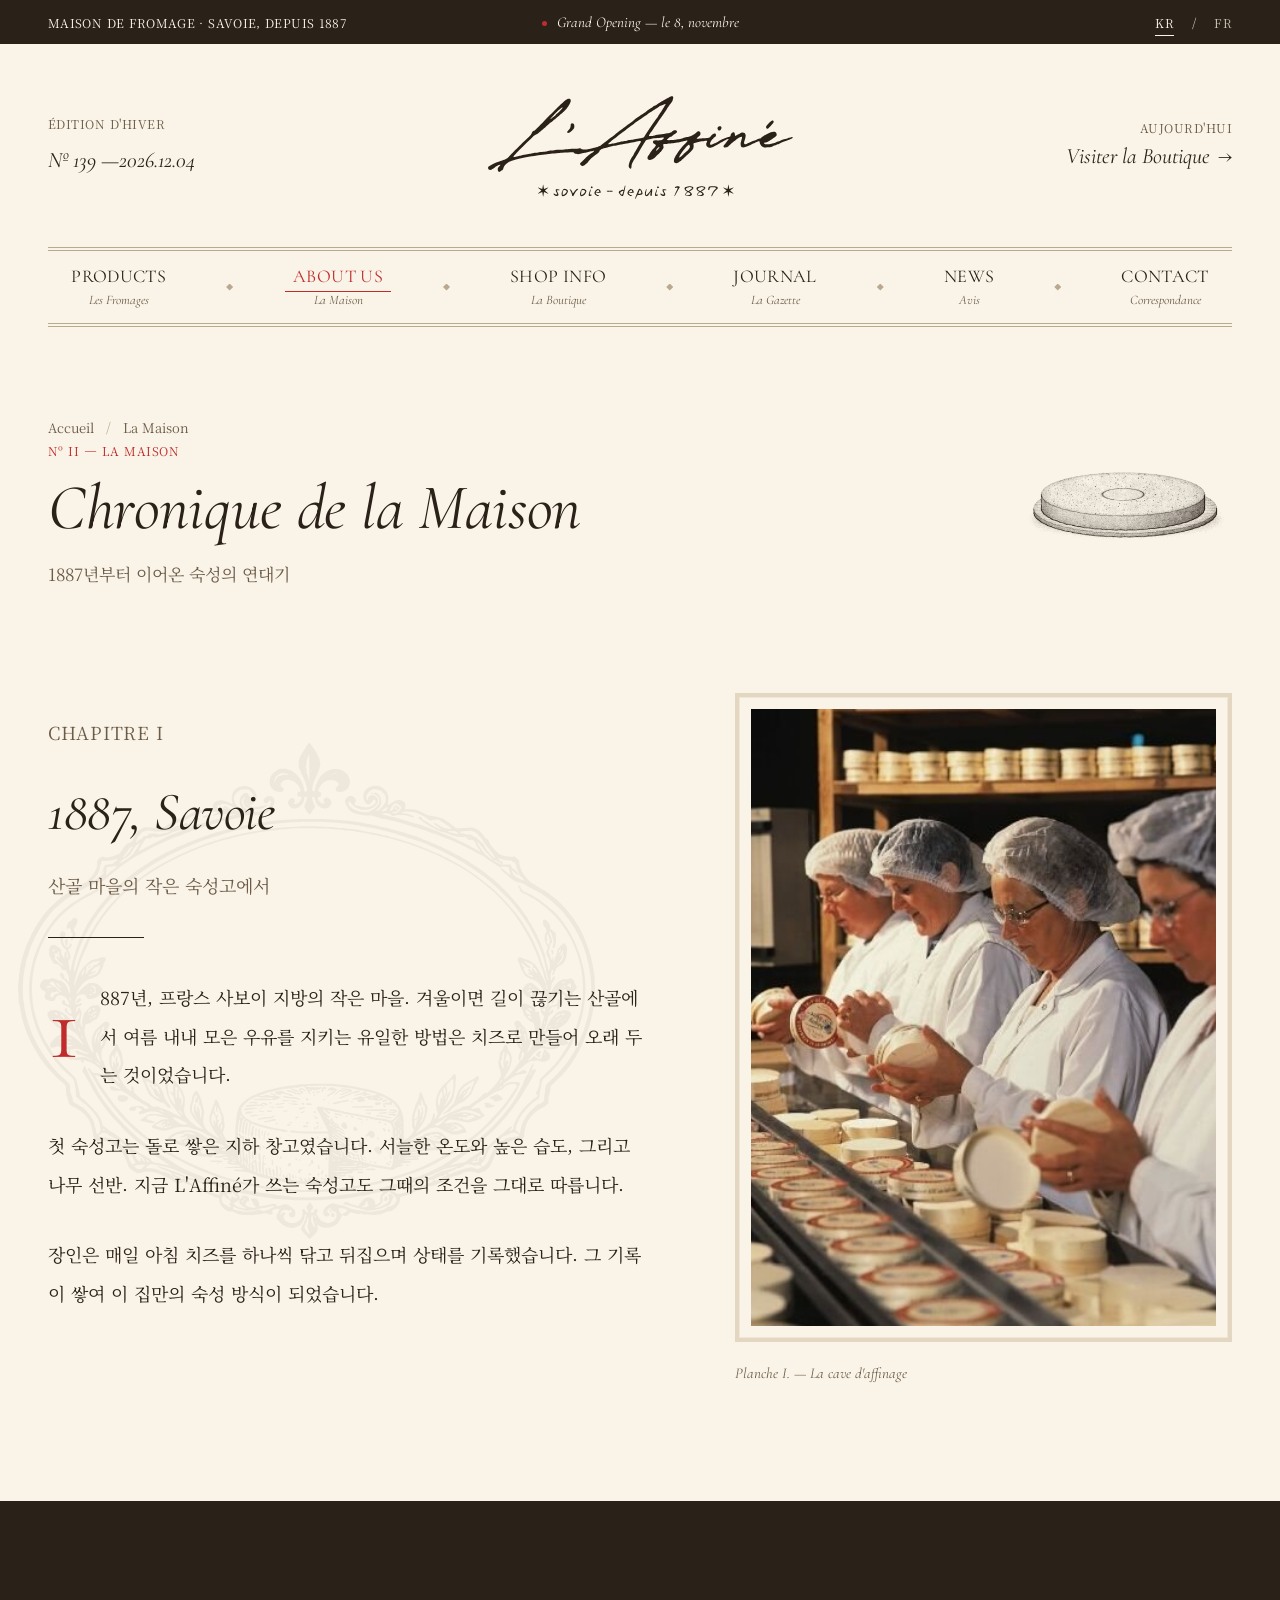
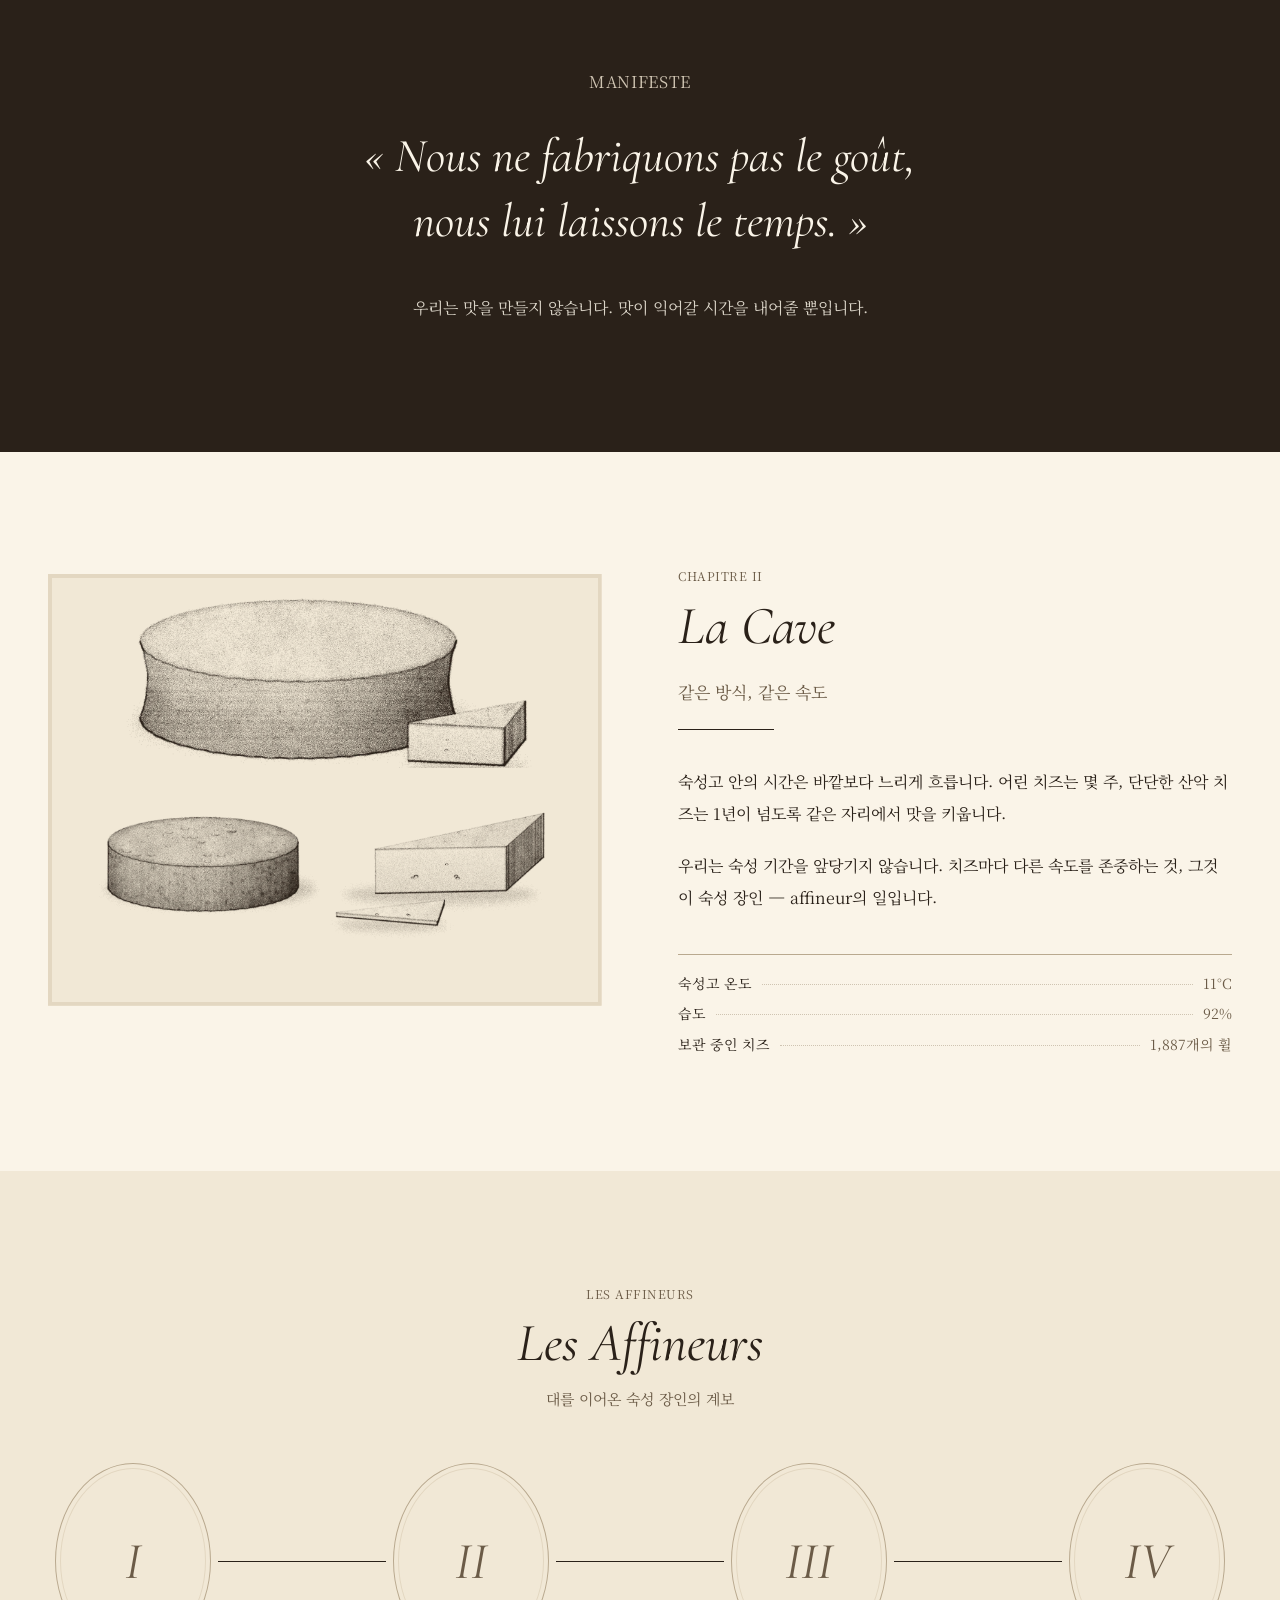
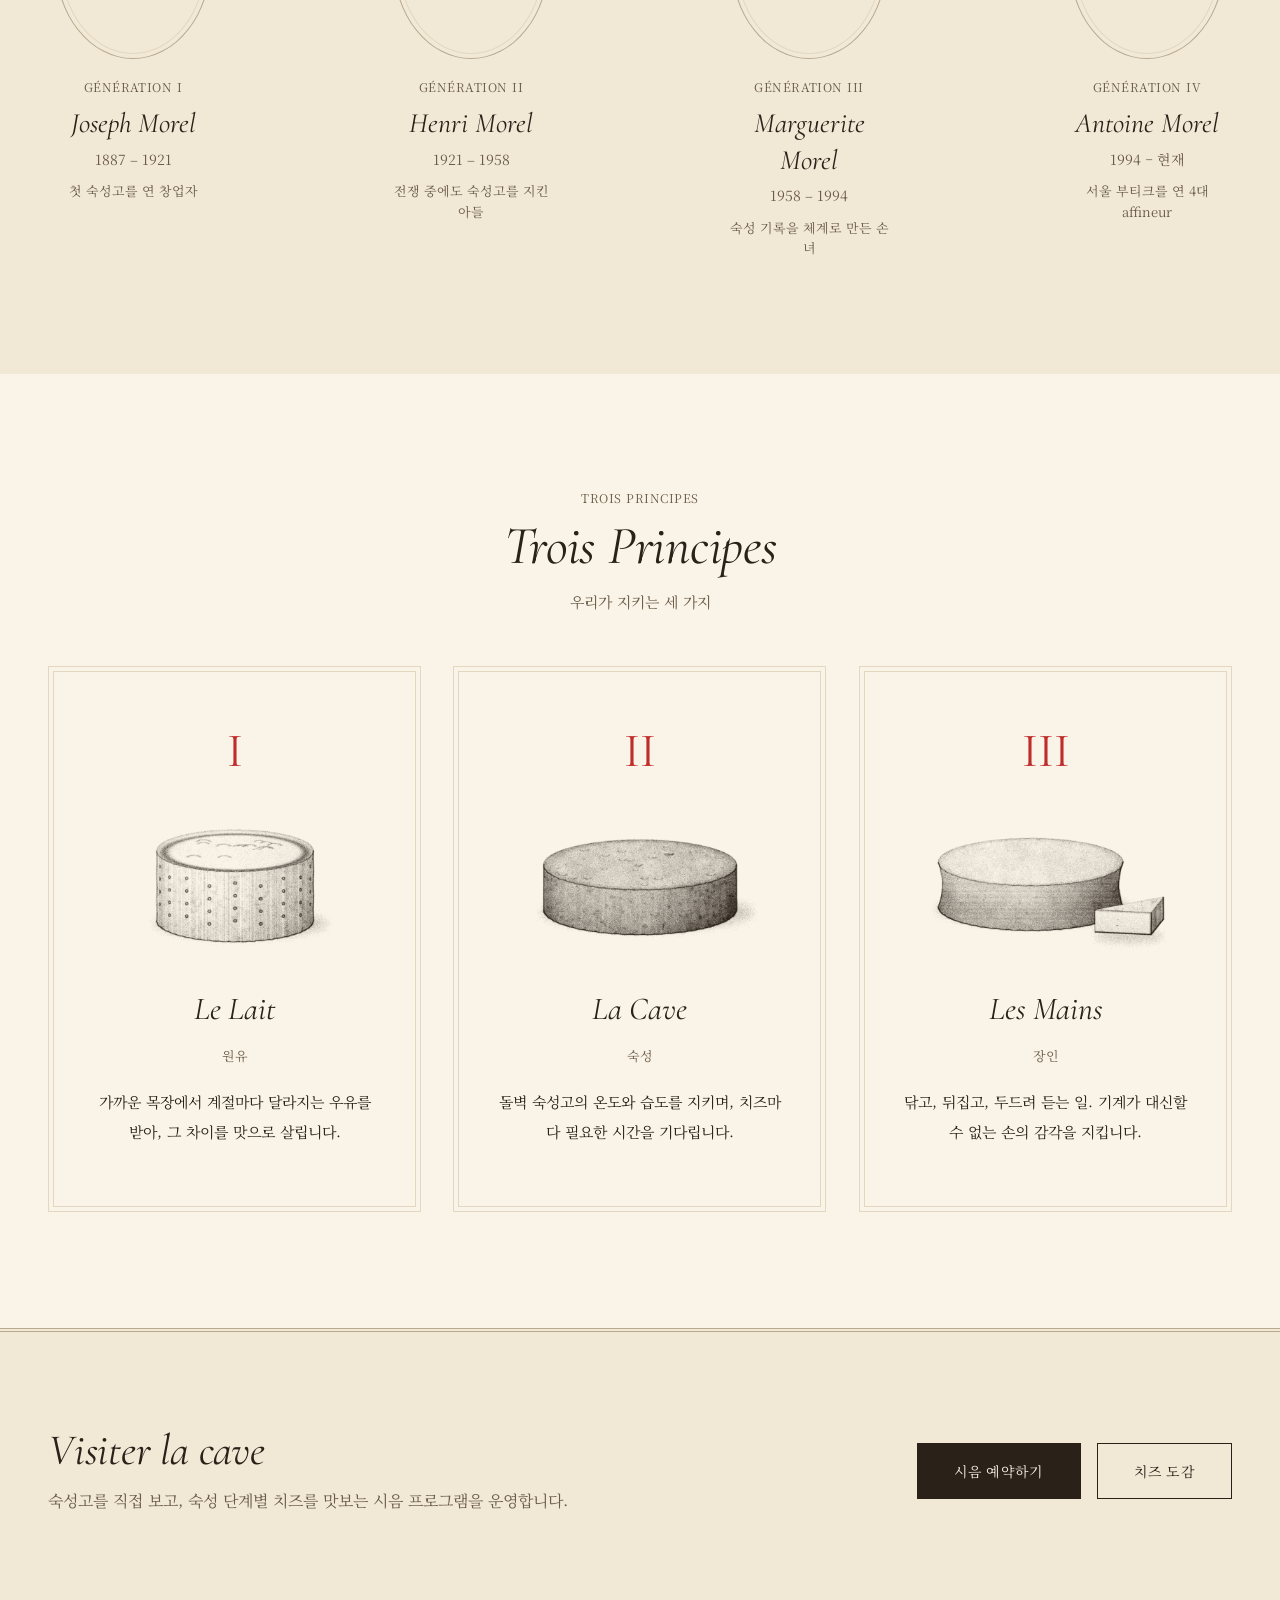
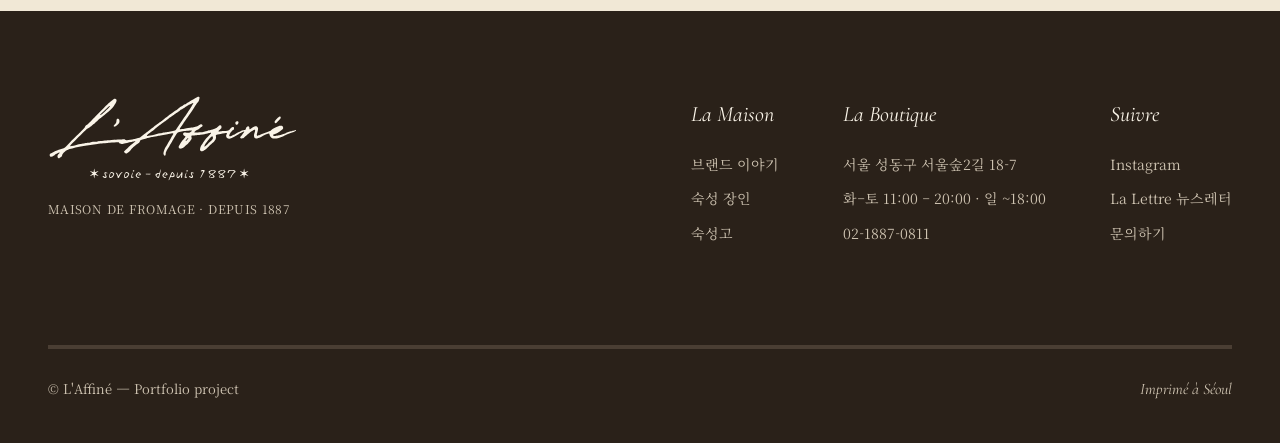
<file: about.html>
<!DOCTYPE html>
<html lang="ko">
<head>
  <meta charset="UTF-8">
  <meta name="viewport" content="width=device-width, initial-scale=1">
  <title>La Maison — L'Affiné</title>
  <meta name="description" content="1887년부터 이어온 L'Affiné 숙성의 연대기.">
  <meta name="theme-color" content="#FAF4E8">
  <link rel="icon" href="img/favicon.svg" type="image/svg+xml">
  <link rel="preconnect" href="https://fonts.googleapis.com">
  <link rel="preconnect" href="https://fonts.gstatic.com" crossorigin>
  <link href="https://fonts.googleapis.com/css2?family=Cormorant+Garamond:ital,wght@0,400;0,500;1,400;1,500&family=Noto+Serif+KR:wght@400;500;600;700&display=swap" rel="stylesheet">
  <link rel="stylesheet" href="css/style.css">
  <script>document.documentElement.classList.add('js');</script>
</head>
<body class="page-about">

<a class="sr-only" href="#content">본문 바로가기</a>
<div class="progress" aria-hidden="true"></div>

<header class="site-header">
  <div class="topbar">
    <div class="container topbar__inner">
      <p class="topbar__left">Maison de Fromage · Savoie, depuis 1887</p>
      <p class="topbar__center"><span class="dot" aria-hidden="true"></span>Grand Opening — le 8, novembre</p>
      <div class="lang" role="group" aria-label="언어 선택">
        <button type="button" class="is-active" data-lang="kr">KR</button><span aria-hidden="true">/</span><button type="button" data-lang="fr">FR</button>
      </div>
    </div>
  </div>

  <div class="masthead">
    <div class="container masthead__inner">
      <div class="masthead__meta">
        <p class="eyebrow">Édition d'hiver</p>
        <p class="it">Nº 139 —<span data-today>2026.11.16</span></p>
      </div>
      <a class="brand" href="index.html" aria-label="L'Affiné 홈"><img src="img/logo.svg" alt="L'Affiné — savoie · depuis 1887" width="309" height="107"></a>
      <div class="masthead__right">
        <p class="eyebrow">Aujourd'hui</p>
        <a class="link-it" href="shop.html">Visiter la Boutique <span class="arrow">→</span></a>
      </div>
    </div>
  </div>

  <nav class="nav" aria-label="주 메뉴">
    <div class="container">
      <div class="nav__inner">
        <a class="nav__mini-logo" href="index.html" tabindex="-1" aria-hidden="true"><img src="img/logo.svg" alt=""></a>
        <ul class="nav__list">
          <li class="nav__item"><a class="nav__link" href="products.html"><span class="nav__en">Products</span><span class="nav__fr">Les Fromages</span></a></li>
          <li class="nav__item"><a class="nav__link is-current" aria-current="page" href="about.html"><span class="nav__en">About us</span><span class="nav__fr">La Maison</span></a></li>
          <li class="nav__item"><a class="nav__link" href="shop.html"><span class="nav__en">Shop info</span><span class="nav__fr">La Boutique</span></a></li>
          <li class="nav__item"><a class="nav__link" href="journal.html"><span class="nav__en">Journal</span><span class="nav__fr">La Gazette</span></a></li>
          <li class="nav__item"><a class="nav__link" href="news.html"><span class="nav__en">News</span><span class="nav__fr">Avis</span></a></li>
          <li class="nav__item"><a class="nav__link" href="contact.html"><span class="nav__en">Contact</span><span class="nav__fr">Correspondance</span></a></li>
        </ul>
      </div>
    </div>
  </nav>

  <div class="mbar">
    <div class="container mbar__inner">
      <p class="mbar__meta">Nº 139<span> — <span data-today>2026.11.16</span></span></p>
      <a class="brand" href="index.html" aria-label="L'Affiné 홈"><img src="img/logo.svg" alt="L'Affiné" width="309" height="107"></a>
      <button class="burger" type="button" aria-label="메뉴 열기" aria-expanded="false" aria-controls="drawer"><span></span><span></span><span></span></button>
    </div>
  </div>

  <div class="drawer" id="drawer" aria-hidden="true">
    <p class="eyebrow" style="margin-bottom:18px">Sommaire</p>
    <ul class="drawer__list">
      <li><a href="products.html"><span class="num">I.</span><span class="en">Products</span><span class="fr">Les Fromages</span></a></li>
          <li><a href="about.html" class="is-current"><span class="num">II.</span><span class="en">About us</span><span class="fr">La Maison</span></a></li>
          <li><a href="shop.html"><span class="num">III.</span><span class="en">Shop info</span><span class="fr">La Boutique</span></a></li>
          <li><a href="journal.html"><span class="num">IV.</span><span class="en">Journal</span><span class="fr">La Gazette</span></a></li>
          <li><a href="news.html"><span class="num">V.</span><span class="en">News</span><span class="fr">Avis</span></a></li>
          <li><a href="contact.html"><span class="num">VI.</span><span class="en">Contact</span><span class="fr">Correspondance</span></a></li>
    </ul>
    <div class="drawer__foot">
      <a class="link-it" href="shop.html">Visiter la Boutique <span class="arrow">→</span></a>
      <p class="eyebrow">Savoie · depuis 1887</p>
    </div>
  </div>
</header>

<main id="content">

  <section class="page-hero">
    <div class="container page-hero__inner">
      <div>
        <nav class="crumb reveal" aria-label="breadcrumb"><a href="index.html">Accueil</a><span class="sep">/</span><span>La Maison</span></nav>
        <p class="eyebrow eyebrow--red reveal" style="--d:.05s">Nº II — La Maison</p>
        <h1 class="display h-lg split-words">Chronique de la Maison</h1>
        <p class="sub-kr reveal" style="--d:.3s">1887년부터 이어온 숙성의 연대기</p>
      </div>
      <div class="page-hero__art reveal reveal--right" style="--d:.2s"><img src="img/cheese-reblochon.webp" alt="납작한 치즈 세밀화" width="800" height="480"></div>
    </div>
  </section>

  <section class="section" style="padding-top:40px">
    <div class="container chapter__grid">
      <div class="chapter__text">
        <img class="crest-bg" src="img/crest.svg" alt="" aria-hidden="true">
        <p class="eyebrow reveal">Chapitre I</p>
        <h2 class="display h-md split-words">1887, Savoie</h2>
        <p class="sub-kr reveal">산골 마을의 작은 숙성고에서</p>
        <hr class="rule reveal">
        <p class="dropcap reveal">1887년, 프랑스 사보이 지방의 작은 마을. 겨울이면 길이 끊기는 산골에서 여름 내내 모은 우유를 지키는 유일한 방법은 치즈로 만들어 오래 두는 것이었습니다.</p>
        <p class="reveal">첫 숙성고는 돌로 쌓은 지하 창고였습니다. 서늘한 온도와 높은 습도, 그리고 나무 선반. 지금 L'Affiné가 쓰는 숙성고도 그때의 조건을 그대로 따릅니다.</p>
        <p class="reveal">장인은 매일 아침 치즈를 하나씩 닦고 뒤집으며 상태를 기록했습니다. 그 기록이 쌓여 이 집만의 숙성 방식이 되었습니다.</p>
      </div>
      <figure class="chapter__photo">
        <div class="frame frame--thick reveal-mask"><div class="photo"><img src="img/artisans.jpg" alt="흰 위생모를 쓰고 치즈를 포장하는 장인들" width="409" height="512"></div></div>
        <figcaption class="caption reveal"><span>Planche I. — La cave d'affinage</span></figcaption>
      </figure>
    </div>
  </section>

  <section class="manifesto">
    <div class="container">
      <p class="eyebrow reveal">Manifeste</p>
      <blockquote class="reveal reveal--fade reveal--keep">
        <span class="line"><span>« Nous ne fabriquons pas le goût,</span></span>
        <span class="line"><span>nous lui laissons le temps. »</span></span>
      </blockquote>
      <p class="reveal" style="--d:.4s">우리는 맛을 만들지 않습니다. 맛이 익어갈 시간을 내어줄 뿐입니다.</p>
    </div>
  </section>

  <section class="section cave" id="cave">
    <div class="container split">
      <figure>
        <div class="cave__plate reveal-mask">
          <img class="c1" src="img/cheese-beaufort.webp" alt="">
          <img class="c2" src="img/cheese-tomme.webp" alt="">
          <img class="c3" src="img/cheese-comte.webp" alt="">
        </div>
        <figcaption class="caption reveal"><span>Planche III. — Les meules de la cave</span></figcaption>
      </figure>
      <div>
        <p class="eyebrow reveal">Chapitre II</p>
        <h2 class="display h-md split-words" style="margin-block:14px 22px">La Cave</h2>
        <p class="sub-kr reveal">같은 방식, 같은 속도</p>
        <hr class="rule reveal" style="margin-block:22px 36px">
        <p class="body reveal">숙성고 안의 시간은 바깥보다 느리게 흐릅니다. 어린 치즈는 몇 주, 단단한 산악 치즈는 1년이 넘도록 같은 자리에서 맛을 키웁니다.</p>
        <p class="body reveal">우리는 숙성 기간을 앞당기지 않습니다. 치즈마다 다른 속도를 존중하는 것, 그것이 숙성 장인 — affineur의 일입니다.</p>
        <dl class="specs specs--top reveal">
          <div class="spec"><dt>숙성고 온도</dt><span class="lead-dots"></span><dd>11°C</dd></div>
          <div class="spec"><dt>습도</dt><span class="lead-dots"></span><dd>92%</dd></div>
          <div class="spec"><dt>보관 중인 치즈</dt><span class="lead-dots"></span><dd>1,887개의 휠</dd></div>
        </dl>
      </div>
    </div>
  </section>

  <section class="section section--tint" id="affineurs">
    <div class="container">
      <div class="sec-head sec-head--center">
        <p class="eyebrow reveal">Les Affineurs</p>
        <h2 class="display h-md split-words">Les Affineurs</h2>
        <p class="sub-kr reveal" style="font-size:15px">대를 이어온 숙성 장인의 계보</p>
      </div>
      <div class="lineage reveal reveal--keep">
        <div class="gen"><div class="gen__oval">I</div><p class="eyebrow">Génération I</p><p class="name"><span class="b">Joseph Morel</span></p><p class="years">1887 – 1921</p><p class="role">첫 숙성고를 연 창업자</p></div><span class="lineage__line"></span><div class="gen"><div class="gen__oval">II</div><p class="eyebrow">Génération II</p><p class="name"><span class="b">Henri Morel</span></p><p class="years">1921 – 1958</p><p class="role">전쟁 중에도 숙성고를 지킨 아들</p></div><span class="lineage__line"></span><div class="gen"><div class="gen__oval">III</div><p class="eyebrow">Génération III</p><p class="name"><span class="b">Marguerite Morel</span></p><p class="years">1958 – 1994</p><p class="role">숙성 기록을 체계로 만든 손녀</p></div><span class="lineage__line"></span><div class="gen"><div class="gen__oval">IV</div><p class="eyebrow">Génération IV</p><p class="name"><span class="b">Antoine Morel</span></p><p class="years">1994 – 현재</p><p class="role">서울 부티크를 연 4대 affineur</p></div>
      </div>
    </div>
  </section>

  <section class="section">
    <div class="container">
      <div class="sec-head sec-head--center">
        <p class="eyebrow reveal">Trois principes</p>
        <h2 class="display h-md split-words">Trois Principes</h2>
        <p class="sub-kr reveal" style="font-size:15px">우리가 지키는 세 가지</p>
      </div>
      <div class="grid-3">
        <article class="specimen reveal"><div class="principle"><p class="roman">I</p><img src="img/cheese-frais.webp" alt="" loading="lazy"><h3>Le Lait</h3><p class="kr">원유</p><p>가까운 목장에서 계절마다 달라지는 우유를 받아, 그 차이를 맛으로 살립니다.</p></div></article>
        <article class="specimen reveal" style="--d:.1s"><div class="principle"><p class="roman">II</p><img src="img/cheese-tomme.webp" alt="" loading="lazy"><h3>La Cave</h3><p class="kr">숙성</p><p>돌벽 숙성고의 온도와 습도를 지키며, 치즈마다 필요한 시간을 기다립니다.</p></div></article>
        <article class="specimen reveal" style="--d:.2s"><div class="principle"><p class="roman">III</p><img src="img/cheese-beaufort.webp" alt="" loading="lazy"><h3>Les Mains</h3><p class="kr">장인</p><p>닦고, 뒤집고, 두드려 듣는 일. 기계가 대신할 수 없는 손의 감각을 지킵니다.</p></div></article>
      </div>
    </div>
  </section>

  <section class="cta-band">
    <div class="container cta-band__inner">
      <div class="reveal">
        <h2 class="display h-sm">Visiter la cave</h2>
        <p class="sub-kr" style="font-size:16px">숙성고를 직접 보고, 숙성 단계별 치즈를 맛보는 시음 프로그램을 운영합니다.</p>
      </div>
      <div class="btns reveal" style="--d:.1s">
        <a class="btn btn--solid" href="shop.html#degustation">시음 예약하기</a>
        <a class="btn" href="products.html">치즈 도감</a>
      </div>
    </div>
  </section>
</main>

<footer class="footer">
  <div class="container">
    <div class="footer__top">
      <div class="footer__brand reveal">
        <a href="index.html" aria-label="L'Affiné 홈"><img src="img/logo-light.svg" alt="L'Affiné" width="309" height="107"></a>
        <p>Maison de Fromage · Depuis 1887</p>
      </div>
      <div class="footer__cols reveal" style="--d:.1s">
        <div>
          <h4>La Maison</h4>
          <ul><li><a href="about.html">브랜드 이야기</a></li><li><a href="about.html#affineurs">숙성 장인</a></li><li><a href="about.html#cave">숙성고</a></li></ul>
        </div>
        <div>
          <h4>La Boutique</h4>
          <ul><li><a href="shop.html">서울 성동구 서울숲2길 18-7</a></li><li><a href="shop.html#horaires">화–토 11:00 – 20:00 · 일 ~18:00</a></li><li><a href="tel:02-1887-0811">02-1887-0811</a></li></ul>
        </div>
        <div>
          <h4>Suivre</h4>
          <ul><li><a href="#" target="_blank" rel="noopener">Instagram</a></li><li><a href="index.html#lettre">La Lettre 뉴스레터</a></li><li><a href="contact.html">문의하기</a></li></ul>
        </div>
      </div>
    </div>
    <div class="footer__bottom">
      <p>© L'Affiné — Portfolio project</p>
      <p class="it">Imprimé à Séoul</p>
    </div>
  </div>
</footer>

<button class="to-top" type="button" aria-label="맨 위로">
  <svg class="ring" viewBox="0 0 60 60" aria-hidden="true"><circle cx="30" cy="30" r="29"/></svg>
  <span class="lbl"><b>↑</b>haut</span>
</button>
<div class="toast" role="status" aria-live="polite"><span class="it">L'Affiné</span><span class="msg"></span></div>

<script src="js/main.js" defer></script>
</body>
</html>
</file>
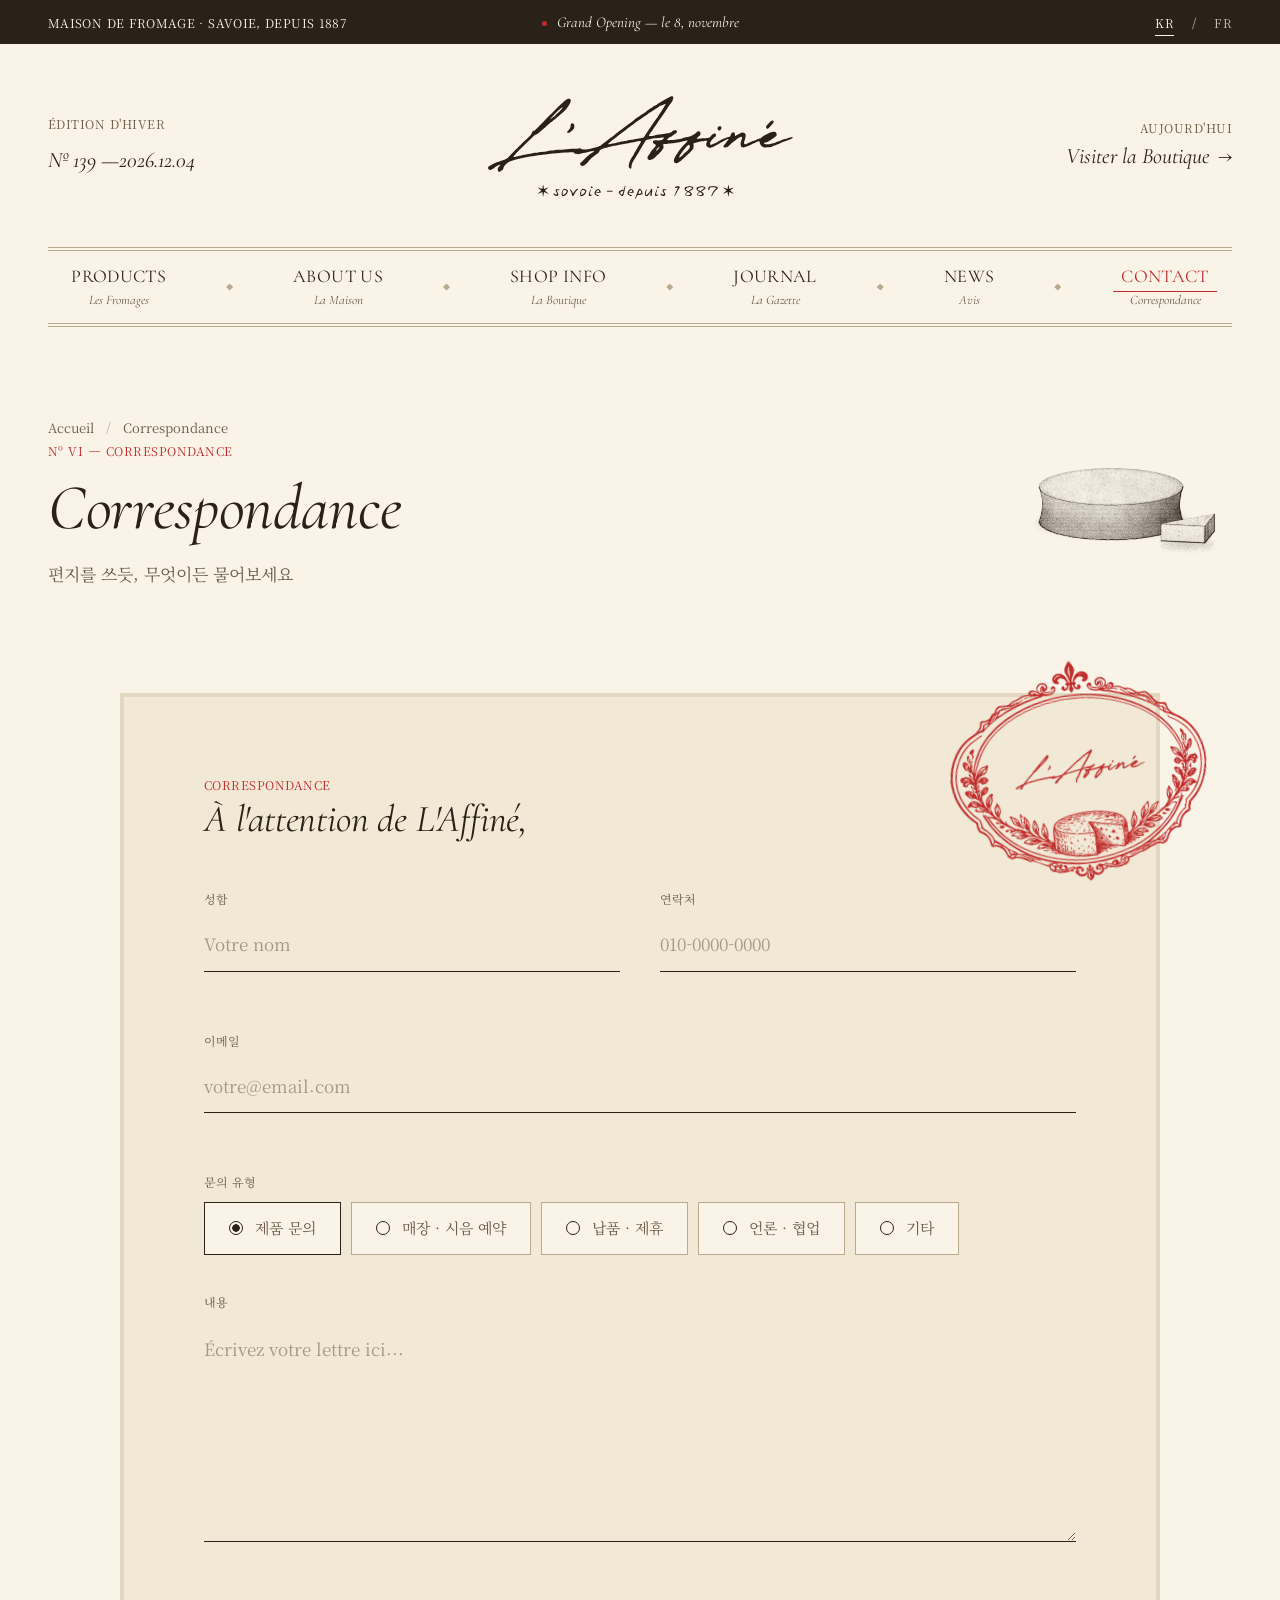
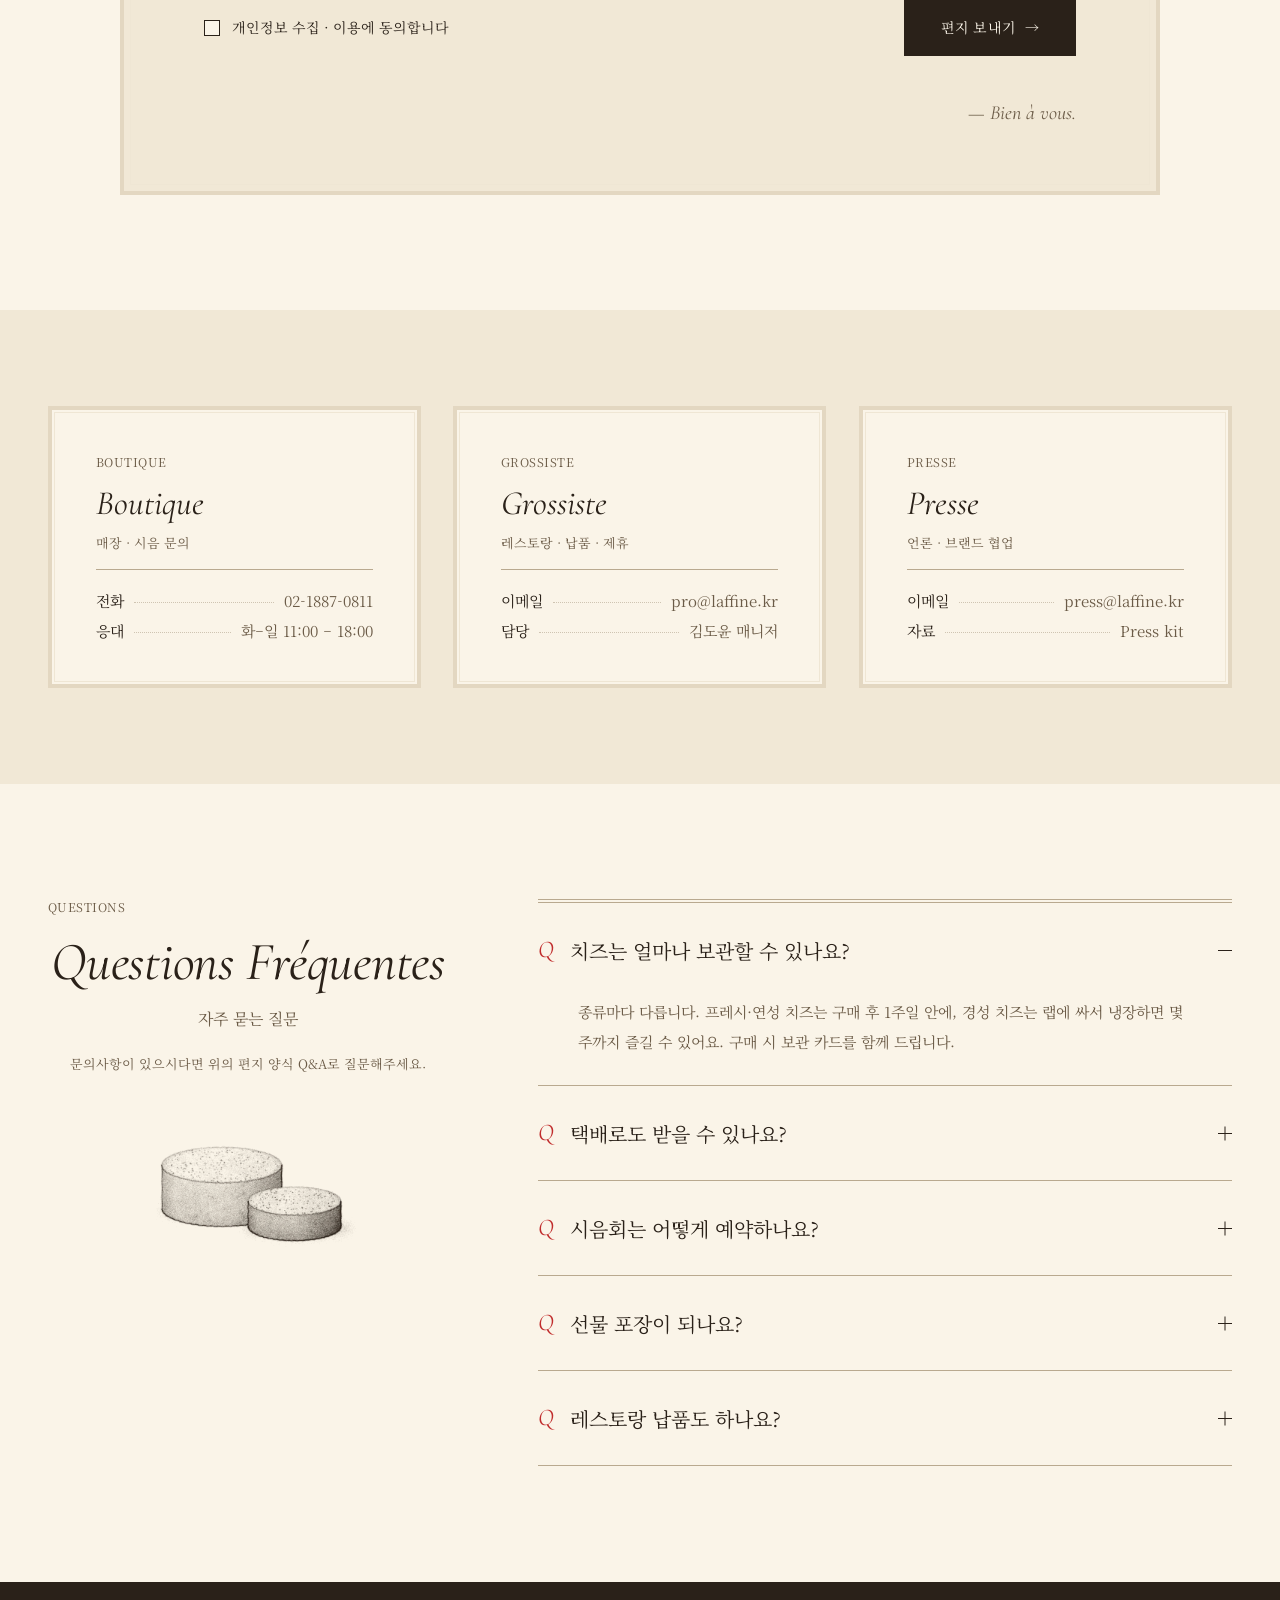
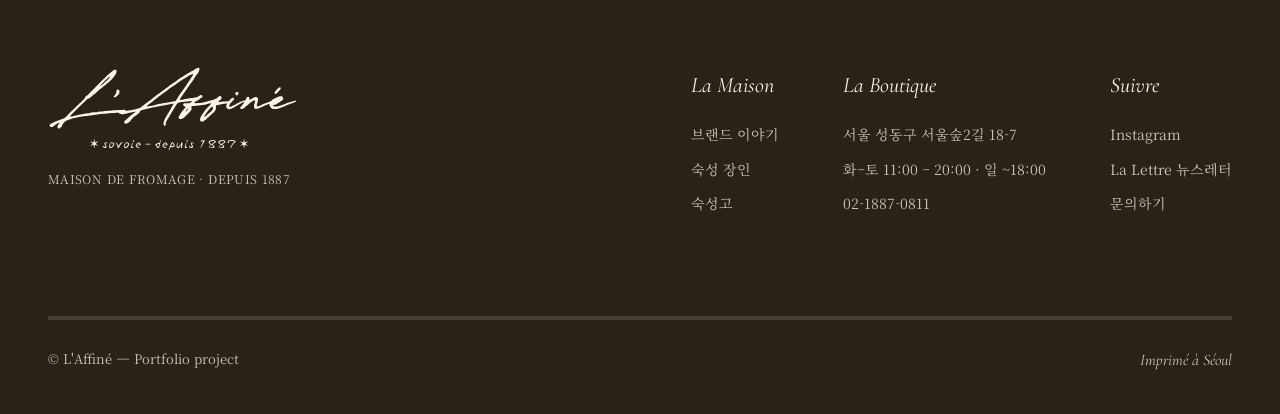
<file: contact.html>
<!DOCTYPE html>
<html lang="ko">
<head>
  <meta charset="UTF-8">
  <meta name="viewport" content="width=device-width, initial-scale=1">
  <title>Correspondance — L'Affiné</title>
  <meta name="description" content="L'Affiné에 편지를 쓰듯 문의해 주세요.">
  <meta name="theme-color" content="#FAF4E8">
  <link rel="icon" href="img/favicon.svg" type="image/svg+xml">
  <link rel="preconnect" href="https://fonts.googleapis.com">
  <link rel="preconnect" href="https://fonts.gstatic.com" crossorigin>
  <link href="https://fonts.googleapis.com/css2?family=Cormorant+Garamond:ital,wght@0,400;0,500;1,400;1,500&family=Noto+Serif+KR:wght@400;500;600;700&display=swap" rel="stylesheet">
  <link rel="stylesheet" href="css/style.css">
  <script>document.documentElement.classList.add('js');</script>
</head>
<body class="page-contact">

<a class="sr-only" href="#content">본문 바로가기</a>
<div class="progress" aria-hidden="true"></div>

<header class="site-header">
  <div class="topbar">
    <div class="container topbar__inner">
      <p class="topbar__left">Maison de Fromage · Savoie, depuis 1887</p>
      <p class="topbar__center"><span class="dot" aria-hidden="true"></span>Grand Opening — le 8, novembre</p>
      <div class="lang" role="group" aria-label="언어 선택">
        <button type="button" class="is-active" data-lang="kr">KR</button><span aria-hidden="true">/</span><button type="button" data-lang="fr">FR</button>
      </div>
    </div>
  </div>

  <div class="masthead">
    <div class="container masthead__inner">
      <div class="masthead__meta">
        <p class="eyebrow">Édition d'hiver</p>
        <p class="it">Nº 139 —<span data-today>2026.11.16</span></p>
      </div>
      <a class="brand" href="index.html" aria-label="L'Affiné 홈"><img src="img/logo.svg" alt="L'Affiné — savoie · depuis 1887" width="309" height="107"></a>
      <div class="masthead__right">
        <p class="eyebrow">Aujourd'hui</p>
        <a class="link-it" href="shop.html">Visiter la Boutique <span class="arrow">→</span></a>
      </div>
    </div>
  </div>

  <nav class="nav" aria-label="주 메뉴">
    <div class="container">
      <div class="nav__inner">
        <a class="nav__mini-logo" href="index.html" tabindex="-1" aria-hidden="true"><img src="img/logo.svg" alt=""></a>
        <ul class="nav__list">
          <li class="nav__item"><a class="nav__link" href="products.html"><span class="nav__en">Products</span><span class="nav__fr">Les Fromages</span></a></li>
          <li class="nav__item"><a class="nav__link" href="about.html"><span class="nav__en">About us</span><span class="nav__fr">La Maison</span></a></li>
          <li class="nav__item"><a class="nav__link" href="shop.html"><span class="nav__en">Shop info</span><span class="nav__fr">La Boutique</span></a></li>
          <li class="nav__item"><a class="nav__link" href="journal.html"><span class="nav__en">Journal</span><span class="nav__fr">La Gazette</span></a></li>
          <li class="nav__item"><a class="nav__link" href="news.html"><span class="nav__en">News</span><span class="nav__fr">Avis</span></a></li>
          <li class="nav__item"><a class="nav__link is-current" aria-current="page" href="contact.html"><span class="nav__en">Contact</span><span class="nav__fr">Correspondance</span></a></li>
        </ul>
      </div>
    </div>
  </nav>

  <div class="mbar">
    <div class="container mbar__inner">
      <p class="mbar__meta">Nº 139<span> — <span data-today>2026.11.16</span></span></p>
      <a class="brand" href="index.html" aria-label="L'Affiné 홈"><img src="img/logo.svg" alt="L'Affiné" width="309" height="107"></a>
      <button class="burger" type="button" aria-label="메뉴 열기" aria-expanded="false" aria-controls="drawer"><span></span><span></span><span></span></button>
    </div>
  </div>

  <div class="drawer" id="drawer" aria-hidden="true">
    <p class="eyebrow" style="margin-bottom:18px">Sommaire</p>
    <ul class="drawer__list">
      <li><a href="products.html"><span class="num">I.</span><span class="en">Products</span><span class="fr">Les Fromages</span></a></li>
          <li><a href="about.html"><span class="num">II.</span><span class="en">About us</span><span class="fr">La Maison</span></a></li>
          <li><a href="shop.html"><span class="num">III.</span><span class="en">Shop info</span><span class="fr">La Boutique</span></a></li>
          <li><a href="journal.html"><span class="num">IV.</span><span class="en">Journal</span><span class="fr">La Gazette</span></a></li>
          <li><a href="news.html"><span class="num">V.</span><span class="en">News</span><span class="fr">Avis</span></a></li>
          <li><a href="contact.html" class="is-current"><span class="num">VI.</span><span class="en">Contact</span><span class="fr">Correspondance</span></a></li>
    </ul>
    <div class="drawer__foot">
      <a class="link-it" href="shop.html">Visiter la Boutique <span class="arrow">→</span></a>
      <p class="eyebrow">Savoie · depuis 1887</p>
    </div>
  </div>
</header>

<main id="content">

  <section class="page-hero">
    <div class="container page-hero__inner">
      <div>
        <nav class="crumb reveal" aria-label="breadcrumb"><a href="index.html">Accueil</a><span class="sep">/</span><span>Correspondance</span></nav>
        <p class="eyebrow eyebrow--red reveal" style="--d:.05s">Nº VI — Correspondance</p>
        <h1 class="display h-lg split-words">Correspondance</h1>
        <p class="sub-kr reveal" style="--d:.3s">편지를 쓰듯, 무엇이든 물어보세요</p>
      </div>
      <div class="page-hero__art reveal reveal--right" style="--d:.2s"><img src="img/cheese-beaufort.webp" alt="치즈 휠과 조각 세밀화" width="800" height="480"></div>
    </div>
  </section>

  <section class="section" style="padding-top:40px">
    <div class="container">
      <form class="letter-card reveal" data-contact novalidate>
        <img class="stamp" src="img/stamp.webp" alt="L'Affiné 붉은 도장" width="275" height="233">
        <p class="eyebrow eyebrow--red">Correspondance</p>
        <h2 class="display">À l'attention de L'Affiné,</h2>
        <div class="form-grid">
          <div class="field"><label for="f-name">성함</label><input class="u-input" id="f-name" name="name" placeholder="Votre nom" autocomplete="name" required><span class="err" aria-live="polite"></span></div>
          <div class="field"><label for="f-tel">연락처</label><input class="u-input" id="f-tel" name="tel" type="tel" placeholder="010-0000-0000" autocomplete="tel" inputmode="tel"><span class="err" aria-live="polite"></span></div>
          <div class="field full"><label for="f-mail">이메일</label><input class="u-input" id="f-mail" name="email" type="email" placeholder="votre@email.com" autocomplete="email" required><span class="err" aria-live="polite"></span></div>
          <fieldset class="field full" style="border:0"><legend class="label" style="font-size:12px;color:var(--muted);margin-bottom:10px">문의 유형</legend><div class="radios"><label class="radio"><input type="radio" name="type" value="product" checked><span>제품 문의</span></label><label class="radio"><input type="radio" name="type" value="visit"><span>매장 · 시음 예약</span></label><label class="radio"><input type="radio" name="type" value="supply"><span>납품 · 제휴</span></label><label class="radio"><input type="radio" name="type" value="press"><span>언론 · 협업</span></label><label class="radio"><input type="radio" name="type" value="etc"><span>기타</span></label></div></fieldset>
          <div class="field full"><label for="f-msg">내용</label><textarea class="u-input" id="f-msg" name="message" placeholder="Écrivez votre lettre ici..." required></textarea><span class="err" aria-live="polite"></span></div>
        </div>
        <div class="form-foot">
          <label class="check"><input type="checkbox" name="agree" required> 개인정보 수집 · 이용에 동의합니다</label>
          <button class="btn btn--solid" type="submit">편지 보내기 <span class="arrow">→</span></button>
        </div>
        <p class="sign">— Bien à vous.</p>
      </form>
    </div>
  </section>

  <section class="section section--tint" style="padding-block:96px">
    <div class="container desks">
      <article class="specimen desk reveal"><div class="specimen__in"><p class="eyebrow">Boutique</p><h3>Boutique</h3><p class="kr">매장 · 시음 문의</p><dl class="specs"><div class="spec"><dt>전화</dt><span class="lead-dots"></span><dd><a href="tel:02-1887-0811">02-1887-0811</a></dd></div><div class="spec"><dt>응대</dt><span class="lead-dots"></span><dd>화–일 11:00 – 18:00</dd></div></dl></div></article>
      <article class="specimen desk reveal" style="--d:.1s"><div class="specimen__in"><p class="eyebrow">Grossiste</p><h3>Grossiste</h3><p class="kr">레스토랑 · 납품 · 제휴</p><dl class="specs"><div class="spec"><dt>이메일</dt><span class="lead-dots"></span><dd><a href="mailto:pro@laffine.kr">pro@laffine.kr</a></dd></div><div class="spec"><dt>담당</dt><span class="lead-dots"></span><dd>김도윤 매니저</dd></div></dl></div></article>
      <article class="specimen desk reveal" style="--d:.2s"><div class="specimen__in"><p class="eyebrow">Presse</p><h3>Presse</h3><p class="kr">언론 · 브랜드 협업</p><dl class="specs"><div class="spec"><dt>이메일</dt><span class="lead-dots"></span><dd><a href="mailto:press@laffine.kr">press@laffine.kr</a></dd></div><div class="spec"><dt>자료</dt><span class="lead-dots"></span><dd>Press kit</dd></div></dl></div></article>
    </div>
  </section>

  <section class="section">
    <div class="container index-split">
      <div class="index-split__aside reveal">
        <p class="eyebrow">Questions</p>
        <h2 class="display h-md">Questions Fréquentes</h2>
        <p class="sub-kr">자주 묻는 질문</p>
        <p class="body">문의사항이 있으시다면 위의 편지 양식 Q&amp;A로 질문해주세요.</p>
        <img src="img/cheese-chevrotin.webp" alt="" loading="lazy">
      </div>
      <div class="faq reveal" style="--d:.1s" data-faq>
          <div class="faq__item is-open">
            <button class="faq__q" type="button" aria-expanded="true" aria-controls="faq-0" id="faq-q-0"><span class="q">Q</span><span class="t">치즈는 얼마나 보관할 수 있나요?</span><span class="pm" aria-hidden="true"></span></button>
            <div class="faq__a" id="faq-0" role="region" aria-labelledby="faq-q-0"><div><p>종류마다 다릅니다. 프레시·연성 치즈는 구매 후 1주일 안에, 경성 치즈는 랩에 싸서 냉장하면 몇 주까지 즐길 수 있어요. 구매 시 보관 카드를 함께 드립니다.</p></div></div>
          </div>
          <div class="faq__item">
            <button class="faq__q" type="button" aria-expanded="false" aria-controls="faq-1" id="faq-q-1"><span class="q">Q</span><span class="t">택배로도 받을 수 있나요?</span><span class="pm" aria-hidden="true"></span></button>
            <div class="faq__a" id="faq-1" role="region" aria-labelledby="faq-q-1"><div><p>네, 전국 택배로 보내드립니다. 주말 동안 택배 창고에 머무르지 않도록 화–목요일에만 발송하며, 숙성 상태를 지키기 위해 보냉 포장으로 발송하며, 연성 치즈는 계절에 따라 배송이 제한될 수 있습니다.</p></div></div>
          </div>
          <div class="faq__item">
            <button class="faq__q" type="button" aria-expanded="false" aria-controls="faq-2" id="faq-q-2"><span class="q">Q</span><span class="t">시음회는 어떻게 예약하나요?</span><span class="pm" aria-hidden="true"></span></button>
            <div class="faq__a" id="faq-2" role="region" aria-labelledby="faq-q-2"><div><p>매장 안내 페이지의 Dégustation 달력에서 날짜를 고른 뒤, 위 편지 양식에서 ‘매장 · 시음 예약’을 선택해 보내주세요.</p></div></div>
          </div>
          <div class="faq__item">
            <button class="faq__q" type="button" aria-expanded="false" aria-controls="faq-3" id="faq-q-3"><span class="q">Q</span><span class="t">선물 포장이 되나요?</span><span class="pm" aria-hidden="true"></span></button>
            <div class="faq__a" id="faq-3" role="region" aria-labelledby="faq-q-3"><div><p>네. 문장이 찍힌 종이 포장과 나무 상자 포장 중에서 고르실 수 있습니다.</p></div></div>
          </div>
          <div class="faq__item">
            <button class="faq__q" type="button" aria-expanded="false" aria-controls="faq-4" id="faq-q-4"><span class="q">Q</span><span class="t">레스토랑 납품도 하나요?</span><span class="pm" aria-hidden="true"></span></button>
            <div class="faq__a" id="faq-4" role="region" aria-labelledby="faq-q-4"><div><p>합니다. 문의 유형에서 ‘납품 · 제휴’를 선택하시면 담당자가 연락드립니다.</p></div></div>
          </div>
      </div>
    </div>
  </section>
</main>

<footer class="footer">
  <div class="container">
    <div class="footer__top">
      <div class="footer__brand reveal">
        <a href="index.html" aria-label="L'Affiné 홈"><img src="img/logo-light.svg" alt="L'Affiné" width="309" height="107"></a>
        <p>Maison de Fromage · Depuis 1887</p>
      </div>
      <div class="footer__cols reveal" style="--d:.1s">
        <div>
          <h4>La Maison</h4>
          <ul><li><a href="about.html">브랜드 이야기</a></li><li><a href="about.html#affineurs">숙성 장인</a></li><li><a href="about.html#cave">숙성고</a></li></ul>
        </div>
        <div>
          <h4>La Boutique</h4>
          <ul><li><a href="shop.html">서울 성동구 서울숲2길 18-7</a></li><li><a href="shop.html#horaires">화–토 11:00 – 20:00 · 일 ~18:00</a></li><li><a href="tel:02-1887-0811">02-1887-0811</a></li></ul>
        </div>
        <div>
          <h4>Suivre</h4>
          <ul><li><a href="#" target="_blank" rel="noopener">Instagram</a></li><li><a href="index.html#lettre">La Lettre 뉴스레터</a></li><li><a href="contact.html">문의하기</a></li></ul>
        </div>
      </div>
    </div>
    <div class="footer__bottom">
      <p>© L'Affiné — Portfolio project</p>
      <p class="it">Imprimé à Séoul</p>
    </div>
  </div>
</footer>

<button class="to-top" type="button" aria-label="맨 위로">
  <svg class="ring" viewBox="0 0 60 60" aria-hidden="true"><circle cx="30" cy="30" r="29"/></svg>
  <span class="lbl"><b>↑</b>haut</span>
</button>
<div class="toast" role="status" aria-live="polite"><span class="it">L'Affiné</span><span class="msg"></span></div>

<script src="js/main.js" defer></script>
</body>
</html>
</file>
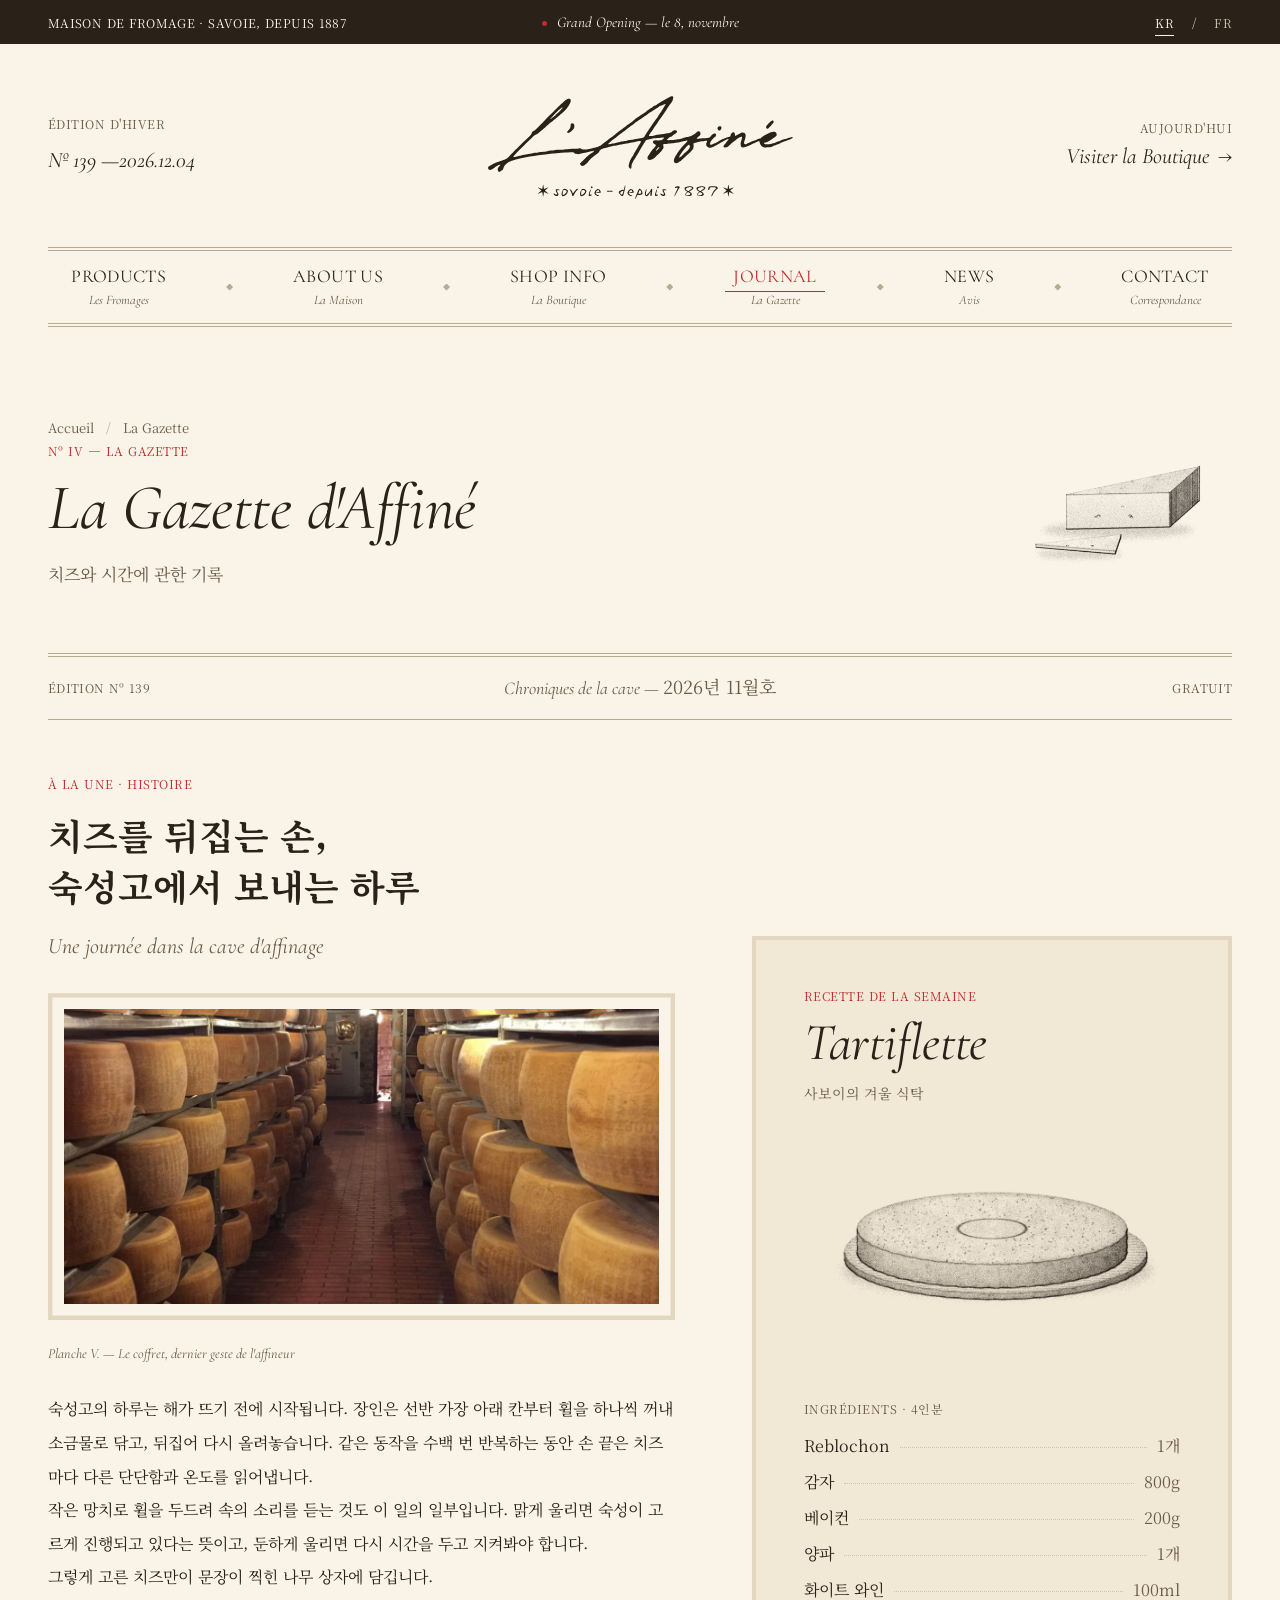
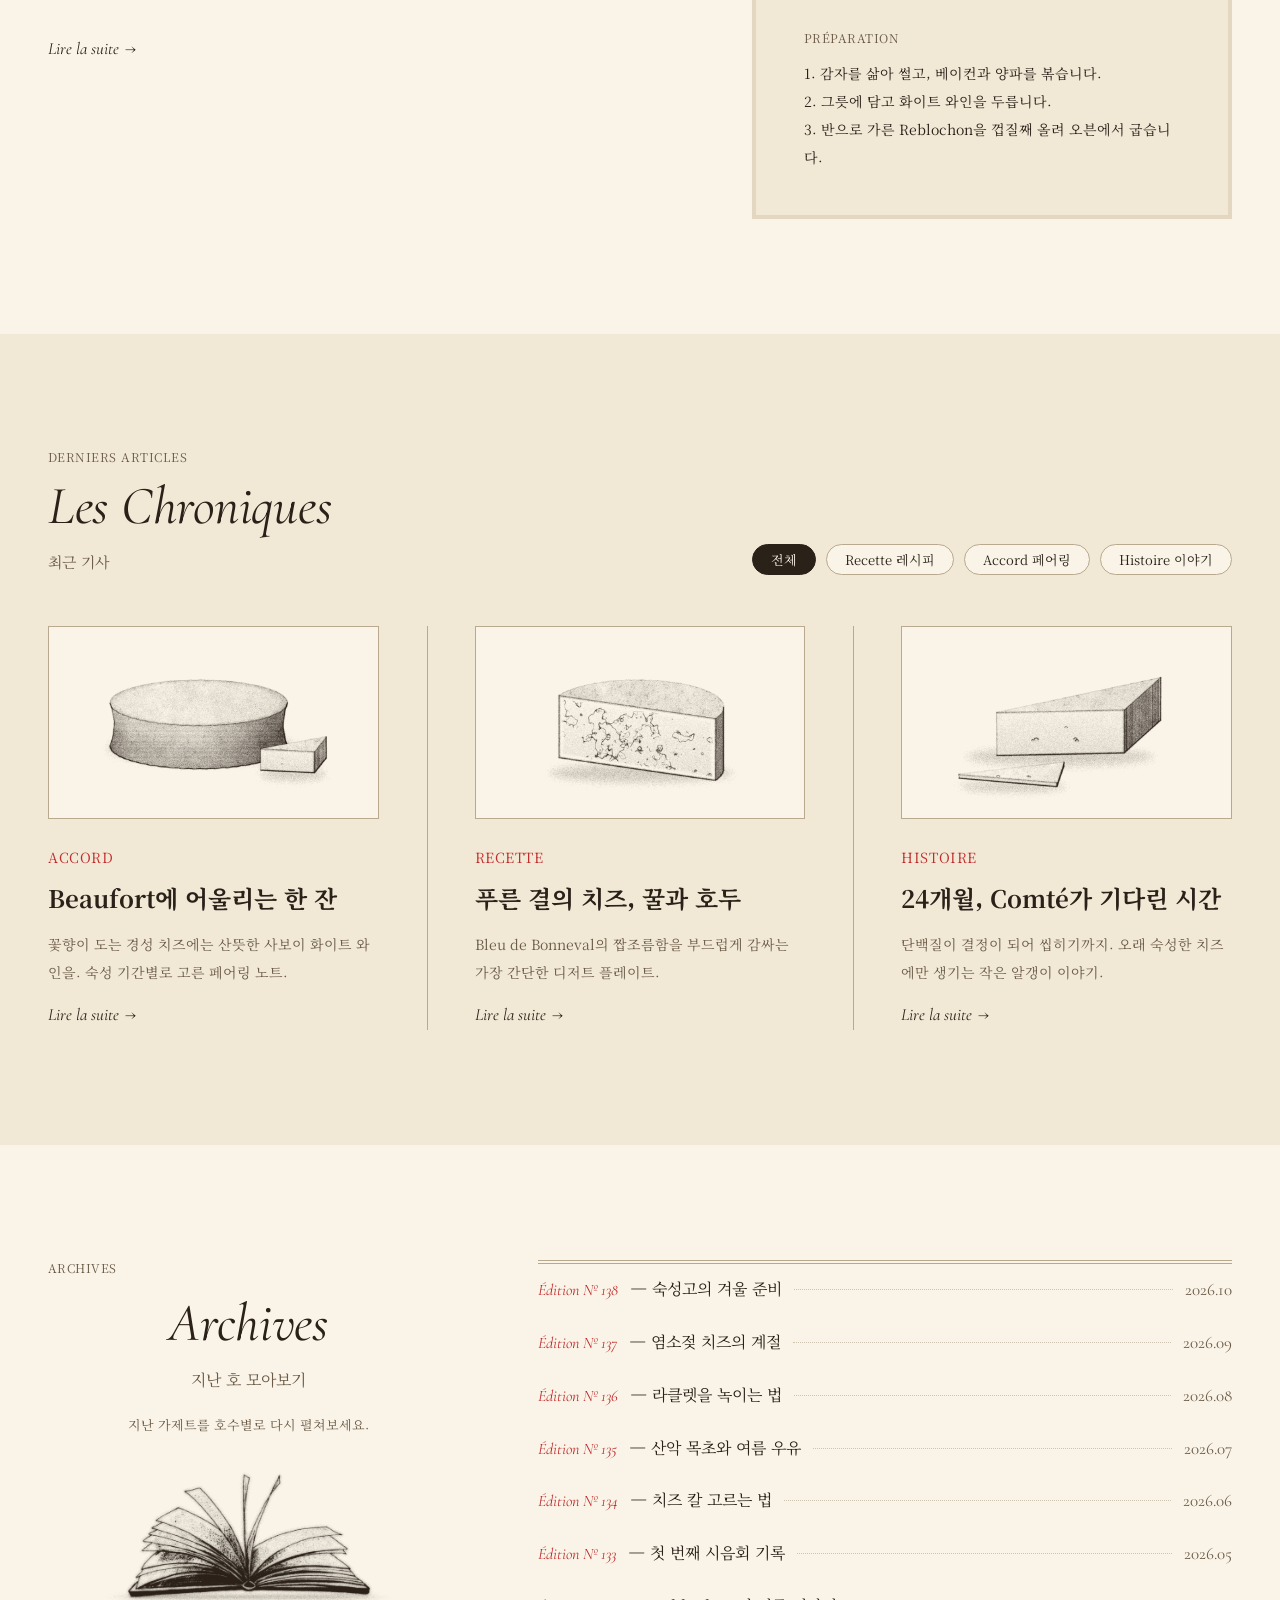
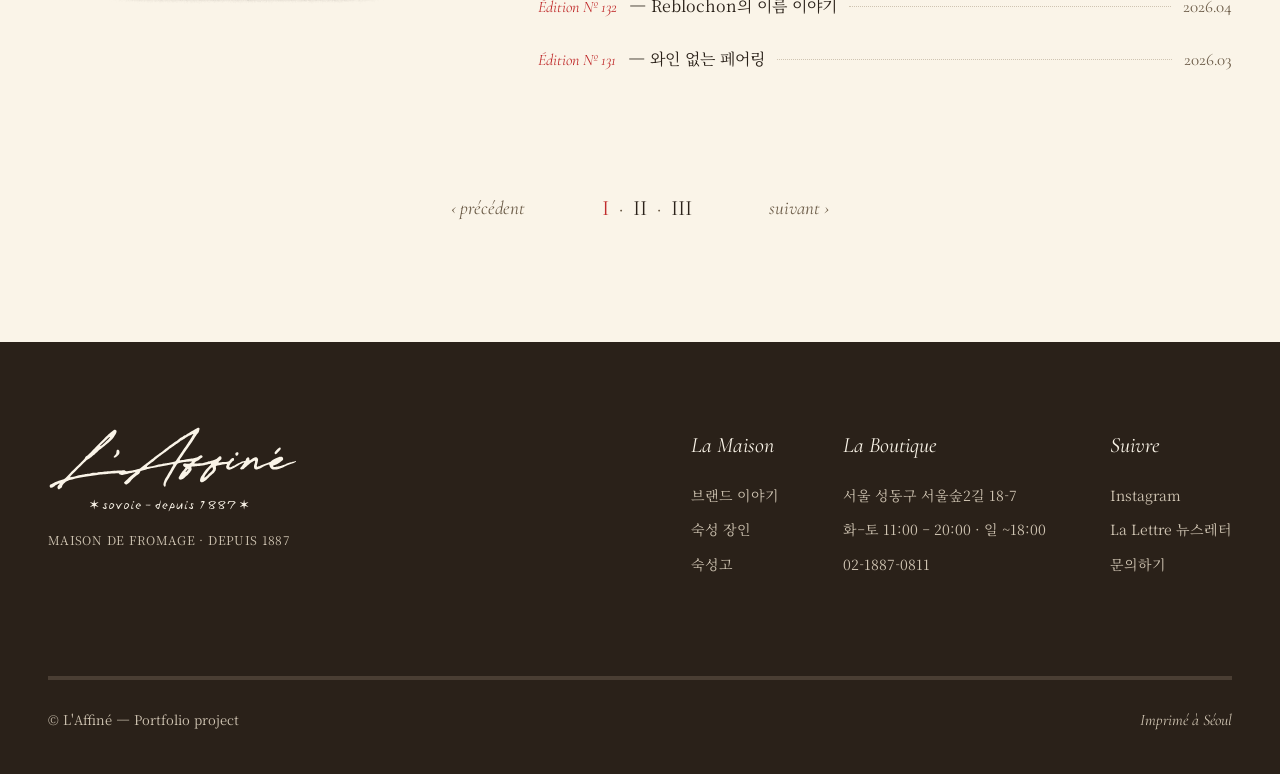
<file: journal.html>
<!DOCTYPE html>
<html lang="ko">
<head>
  <meta charset="UTF-8">
  <meta name="viewport" content="width=device-width, initial-scale=1">
  <title>La Gazette — L'Affiné</title>
  <meta name="description" content="치즈와 시간에 관한 기록, La Gazette d'Affiné.">
  <meta name="theme-color" content="#FAF4E8">
  <link rel="icon" href="img/favicon.svg" type="image/svg+xml">
  <link rel="preconnect" href="https://fonts.googleapis.com">
  <link rel="preconnect" href="https://fonts.gstatic.com" crossorigin>
  <link href="https://fonts.googleapis.com/css2?family=Cormorant+Garamond:ital,wght@0,400;0,500;1,400;1,500&family=Noto+Serif+KR:wght@400;500;600;700&display=swap" rel="stylesheet">
  <link rel="stylesheet" href="css/style.css">
  <script>document.documentElement.classList.add('js');</script>
</head>
<body class="page-journal">

<a class="sr-only" href="#content">본문 바로가기</a>
<div class="progress" aria-hidden="true"></div>

<header class="site-header">
  <div class="topbar">
    <div class="container topbar__inner">
      <p class="topbar__left">Maison de Fromage · Savoie, depuis 1887</p>
      <p class="topbar__center"><span class="dot" aria-hidden="true"></span>Grand Opening — le 8, novembre</p>
      <div class="lang" role="group" aria-label="언어 선택">
        <button type="button" class="is-active" data-lang="kr">KR</button><span aria-hidden="true">/</span><button type="button" data-lang="fr">FR</button>
      </div>
    </div>
  </div>

  <div class="masthead">
    <div class="container masthead__inner">
      <div class="masthead__meta">
        <p class="eyebrow">Édition d'hiver</p>
        <p class="it">Nº 139 —<span data-today>2026.11.16</span></p>
      </div>
      <a class="brand" href="index.html" aria-label="L'Affiné 홈"><img src="img/logo.svg" alt="L'Affiné — savoie · depuis 1887" width="309" height="107"></a>
      <div class="masthead__right">
        <p class="eyebrow">Aujourd'hui</p>
        <a class="link-it" href="shop.html">Visiter la Boutique <span class="arrow">→</span></a>
      </div>
    </div>
  </div>

  <nav class="nav" aria-label="주 메뉴">
    <div class="container">
      <div class="nav__inner">
        <a class="nav__mini-logo" href="index.html" tabindex="-1" aria-hidden="true"><img src="img/logo.svg" alt=""></a>
        <ul class="nav__list">
          <li class="nav__item"><a class="nav__link" href="products.html"><span class="nav__en">Products</span><span class="nav__fr">Les Fromages</span></a></li>
          <li class="nav__item"><a class="nav__link" href="about.html"><span class="nav__en">About us</span><span class="nav__fr">La Maison</span></a></li>
          <li class="nav__item"><a class="nav__link" href="shop.html"><span class="nav__en">Shop info</span><span class="nav__fr">La Boutique</span></a></li>
          <li class="nav__item"><a class="nav__link is-current" aria-current="page" href="journal.html"><span class="nav__en">Journal</span><span class="nav__fr">La Gazette</span></a></li>
          <li class="nav__item"><a class="nav__link" href="news.html"><span class="nav__en">News</span><span class="nav__fr">Avis</span></a></li>
          <li class="nav__item"><a class="nav__link" href="contact.html"><span class="nav__en">Contact</span><span class="nav__fr">Correspondance</span></a></li>
        </ul>
      </div>
    </div>
  </nav>

  <div class="mbar">
    <div class="container mbar__inner">
      <p class="mbar__meta">Nº 139<span> — <span data-today>2026.11.16</span></span></p>
      <a class="brand" href="index.html" aria-label="L'Affiné 홈"><img src="img/logo.svg" alt="L'Affiné" width="309" height="107"></a>
      <button class="burger" type="button" aria-label="메뉴 열기" aria-expanded="false" aria-controls="drawer"><span></span><span></span><span></span></button>
    </div>
  </div>

  <div class="drawer" id="drawer" aria-hidden="true">
    <p class="eyebrow" style="margin-bottom:18px">Sommaire</p>
    <ul class="drawer__list">
      <li><a href="products.html"><span class="num">I.</span><span class="en">Products</span><span class="fr">Les Fromages</span></a></li>
          <li><a href="about.html"><span class="num">II.</span><span class="en">About us</span><span class="fr">La Maison</span></a></li>
          <li><a href="shop.html"><span class="num">III.</span><span class="en">Shop info</span><span class="fr">La Boutique</span></a></li>
          <li><a href="journal.html" class="is-current"><span class="num">IV.</span><span class="en">Journal</span><span class="fr">La Gazette</span></a></li>
          <li><a href="news.html"><span class="num">V.</span><span class="en">News</span><span class="fr">Avis</span></a></li>
          <li><a href="contact.html"><span class="num">VI.</span><span class="en">Contact</span><span class="fr">Correspondance</span></a></li>
    </ul>
    <div class="drawer__foot">
      <a class="link-it" href="shop.html">Visiter la Boutique <span class="arrow">→</span></a>
      <p class="eyebrow">Savoie · depuis 1887</p>
    </div>
  </div>
</header>

<main id="content">

  <section class="page-hero">
    <div class="container page-hero__inner">
      <div>
        <nav class="crumb reveal" aria-label="breadcrumb"><a href="index.html">Accueil</a><span class="sep">/</span><span>La Gazette</span></nav>
        <p class="eyebrow eyebrow--red reveal" style="--d:.05s">Nº IV — La Gazette</p>
        <h1 class="display h-lg split-words">La Gazette d'Affiné</h1>
        <p class="sub-kr reveal" style="--d:.3s">치즈와 시간에 관한 기록</p>
      </div>
      <div class="page-hero__art reveal reveal--right" style="--d:.2s"><img src="img/cheese-comte.webp" alt="치즈 조각 세밀화" width="800" height="480"></div>
    </div>
  </section>

  <section class="container" style="padding-bottom:var(--section)">
    <div class="edition-bar reveal">
      <span>Édition Nº 139</span>
      <span class="it">Chroniques de la cave — <span class="kr" style="font-family:var(--kr);font-style:normal">2026년 11월호</span></span>
      <span>Gratuit</span>
    </div>
    <div class="une">
      <article>
        <p class="eyebrow eyebrow--red reveal">À la une · Histoire</p>
        <h2 class="split-words">치즈를 뒤집는 손,<br>숙성고에서 보내는 하루</h2>
        <p class="it-sub reveal">Une journée dans la cave d'affinage</p>
        <figure>
          <div class="frame frame--thick reveal-mask"><div class="photo"><img src="img/cave-aisle.jpg" alt="벽돌 아치 아래 끝없이 늘어선 치즈 선반" width="1200" height="1600"></div></div>
          <figcaption class="caption reveal"><span>Planche V. — Le coffret, dernier geste de l'affineur</span></figcaption>
        </figure>
        <p class="lead reveal">숙성고의 하루는 해가 뜨기 전에 시작됩니다. 장인은 선반 가장 아래 칸부터 휠을 하나씩 꺼내 소금물로 닦고, 뒤집어 다시 올려놓습니다. 같은 동작을 수백 번 반복하는 동안 손 끝은 치즈마다 다른 단단함과 온도를 읽어냅니다.<br>
        작은 망치로 휠을 두드려 속의 소리를 듣는 것도 이 일의 일부입니다. 맑게 울리면 숙성이 고르게 진행되고 있다는 뜻이고, 둔하게 울리면 다시 시간을 두고 지켜봐야 합니다.<br>
        그렇게 고른 치즈만이 문장이 찍힌 나무 상자에 담깁니다.</p>
        <a class="link-it reveal" href="#">Lire la suite <span class="arrow">→</span></a>
      </article>
      <aside class="recipe frame--thick reveal reveal--right" style="border:4px solid var(--line-soft)">
        <p class="eyebrow eyebrow--red">Recette de la semaine</p>
        <h3 class="display">Tartiflette</h3>
        <p class="sub-kr" style="font-size:14px">사보이의 겨울 식탁</p>
        <img src="img/cheese-reblochon.webp" alt="Reblochon 세밀화" loading="lazy">
        <p class="eyebrow">Ingrédients · 4인분</p>
        <dl class="specs">
          <div class="spec"><dt>Reblochon</dt><span class="lead-dots"></span><dd>1개</dd></div>
          <div class="spec"><dt>감자</dt><span class="lead-dots"></span><dd>800g</dd></div>
          <div class="spec"><dt>베이컨</dt><span class="lead-dots"></span><dd>200g</dd></div>
          <div class="spec"><dt>양파</dt><span class="lead-dots"></span><dd>1개</dd></div>
          <div class="spec"><dt>화이트 와인</dt><span class="lead-dots"></span><dd>100ml</dd></div>
        </dl>
        <p class="eyebrow">Préparation</p>
        <ol>
          <li>감자를 삶아 썰고, 베이컨과 양파를 볶습니다.</li>
          <li>그릇에 담고 화이트 와인을 두릅니다.</li>
          <li>반으로 가른 Reblochon을 껍질째 올려 오븐에서 굽습니다.</li>
        </ol>
      </aside>
    </div>
  </section>

  <section class="section section--tint">
    <div class="container">
      <div class="sec-head sec-head--row">
        <div>
          <p class="eyebrow reveal">Derniers articles</p>
          <h2 class="display h-md split-words">Les Chroniques</h2>
          <p class="sub-kr reveal" style="font-size:15px;margin-top:8px">최근 기사</p>
        </div>
        <div class="chips reveal" role="group" aria-label="기사 분류" data-chips>
          <button class="chip is-active" type="button" data-filter="all">전체</button>
          <button class="chip" type="button" data-filter="recette">Recette 레시피</button>
          <button class="chip" type="button" data-filter="accord">Accord 페어링</button>
          <button class="chip" type="button" data-filter="histoire">Histoire 이야기</button>
        </div>
      </div>
      <div class="articles" data-articles>
        <article class="article is-first reveal" data-cat="accord">
          <div class="article__img"><img src="img/cheese-beaufort.webp" alt="" loading="lazy"></div>
          <p class="eyebrow">Accord</p>
          <h3>Beaufort에 어울리는 한 잔</h3>
          <p>꽃향이 도는 경성 치즈에는 산뜻한 사보이 화이트 와인을. 숙성 기간별로 고른 페어링 노트.</p>
          <a class="link-it" href="#">Lire la suite <span class="arrow">→</span></a>
        </article>
        <article class="article reveal" style="--d:.1s" data-cat="recette">
          <div class="article__img"><img src="img/cheese-bleu.webp" alt="" loading="lazy"></div>
          <p class="eyebrow">Recette</p>
          <h3>푸른 결의 치즈, 꿀과 호두</h3>
          <p>Bleu de Bonneval의 짭조름함을 부드럽게 감싸는 가장 간단한 디저트 플레이트.</p>
          <a class="link-it" href="#">Lire la suite <span class="arrow">→</span></a>
        </article>
        <article class="article reveal" style="--d:.2s" data-cat="histoire">
          <div class="article__img"><img src="img/cheese-comte.webp" alt="" loading="lazy"></div>
          <p class="eyebrow">Histoire</p>
          <h3>24개월, Comté가 기다린 시간</h3>
          <p>단백질이 결정이 되어 씹히기까지. 오래 숙성한 치즈에만 생기는 작은 알갱이 이야기.</p>
          <a class="link-it" href="#">Lire la suite <span class="arrow">→</span></a>
        </article>
      </div>
    </div>
  </section>

  <section class="section">
    <div class="container index-split">
      <div class="index-split__aside reveal">
        <p class="eyebrow">Archives</p>
        <h2 class="display h-md">Archives</h2>
        <p class="sub-kr">지난 호 모아보기</p>
        <p class="body">지난 가제트를 호수별로 다시 펼쳐보세요.</p>
        <img class="book" src="img/book.webp" alt="" loading="lazy">
      </div>
      <div class="reveal" style="--d:.1s">
        <ul class="ledger" data-pages="3">
          <li><a href="#"><span class="tag">Édition Nº 138</span><span class="t">— 숙성고의 겨울 준비</span><span class="dots"></span><span class="d">2026.10</span></a></li>
          <li><a href="#"><span class="tag">Édition Nº 137</span><span class="t">— 염소젖 치즈의 계절</span><span class="dots"></span><span class="d">2026.09</span></a></li>
          <li><a href="#"><span class="tag">Édition Nº 136</span><span class="t">— 라클렛을 녹이는 법</span><span class="dots"></span><span class="d">2026.08</span></a></li>
          <li><a href="#"><span class="tag">Édition Nº 135</span><span class="t">— 산악 목초와 여름 우유</span><span class="dots"></span><span class="d">2026.07</span></a></li>
          <li><a href="#"><span class="tag">Édition Nº 134</span><span class="t">— 치즈 칼 고르는 법</span><span class="dots"></span><span class="d">2026.06</span></a></li>
          <li><a href="#"><span class="tag">Édition Nº 133</span><span class="t">— 첫 번째 시음회 기록</span><span class="dots"></span><span class="d">2026.05</span></a></li>
          <li><a href="#"><span class="tag">Édition Nº 132</span><span class="t">— Reblochon의 이름 이야기</span><span class="dots"></span><span class="d">2026.04</span></a></li>
          <li><a href="#"><span class="tag">Édition Nº 131</span><span class="t">— 와인 없는 페어링</span><span class="dots"></span><span class="d">2026.03</span></a></li>
        </ul>
      </div>
    </div>
    <nav class="pager reveal" aria-label="페이지">
      <button class="pager__nav" type="button" data-dir="prev">‹ précédent</button>
      <div class="pager__nums"><button type="button" class="is-active">I</button><span class="sep">·</span><button type="button">II</button><span class="sep">·</span><button type="button">III</button></div>
      <button class="pager__nav" type="button" data-dir="next">suivant ›</button>
    </nav>
  </section>
</main>

<footer class="footer">
  <div class="container">
    <div class="footer__top">
      <div class="footer__brand reveal">
        <a href="index.html" aria-label="L'Affiné 홈"><img src="img/logo-light.svg" alt="L'Affiné" width="309" height="107"></a>
        <p>Maison de Fromage · Depuis 1887</p>
      </div>
      <div class="footer__cols reveal" style="--d:.1s">
        <div>
          <h4>La Maison</h4>
          <ul><li><a href="about.html">브랜드 이야기</a></li><li><a href="about.html#affineurs">숙성 장인</a></li><li><a href="about.html#cave">숙성고</a></li></ul>
        </div>
        <div>
          <h4>La Boutique</h4>
          <ul><li><a href="shop.html">서울 성동구 서울숲2길 18-7</a></li><li><a href="shop.html#horaires">화–토 11:00 – 20:00 · 일 ~18:00</a></li><li><a href="tel:02-1887-0811">02-1887-0811</a></li></ul>
        </div>
        <div>
          <h4>Suivre</h4>
          <ul><li><a href="#" target="_blank" rel="noopener">Instagram</a></li><li><a href="index.html#lettre">La Lettre 뉴스레터</a></li><li><a href="contact.html">문의하기</a></li></ul>
        </div>
      </div>
    </div>
    <div class="footer__bottom">
      <p>© L'Affiné — Portfolio project</p>
      <p class="it">Imprimé à Séoul</p>
    </div>
  </div>
</footer>

<button class="to-top" type="button" aria-label="맨 위로">
  <svg class="ring" viewBox="0 0 60 60" aria-hidden="true"><circle cx="30" cy="30" r="29"/></svg>
  <span class="lbl"><b>↑</b>haut</span>
</button>
<div class="toast" role="status" aria-live="polite"><span class="it">L'Affiné</span><span class="msg"></span></div>

<script src="js/main.js" defer></script>
</body>
</html>
</file>
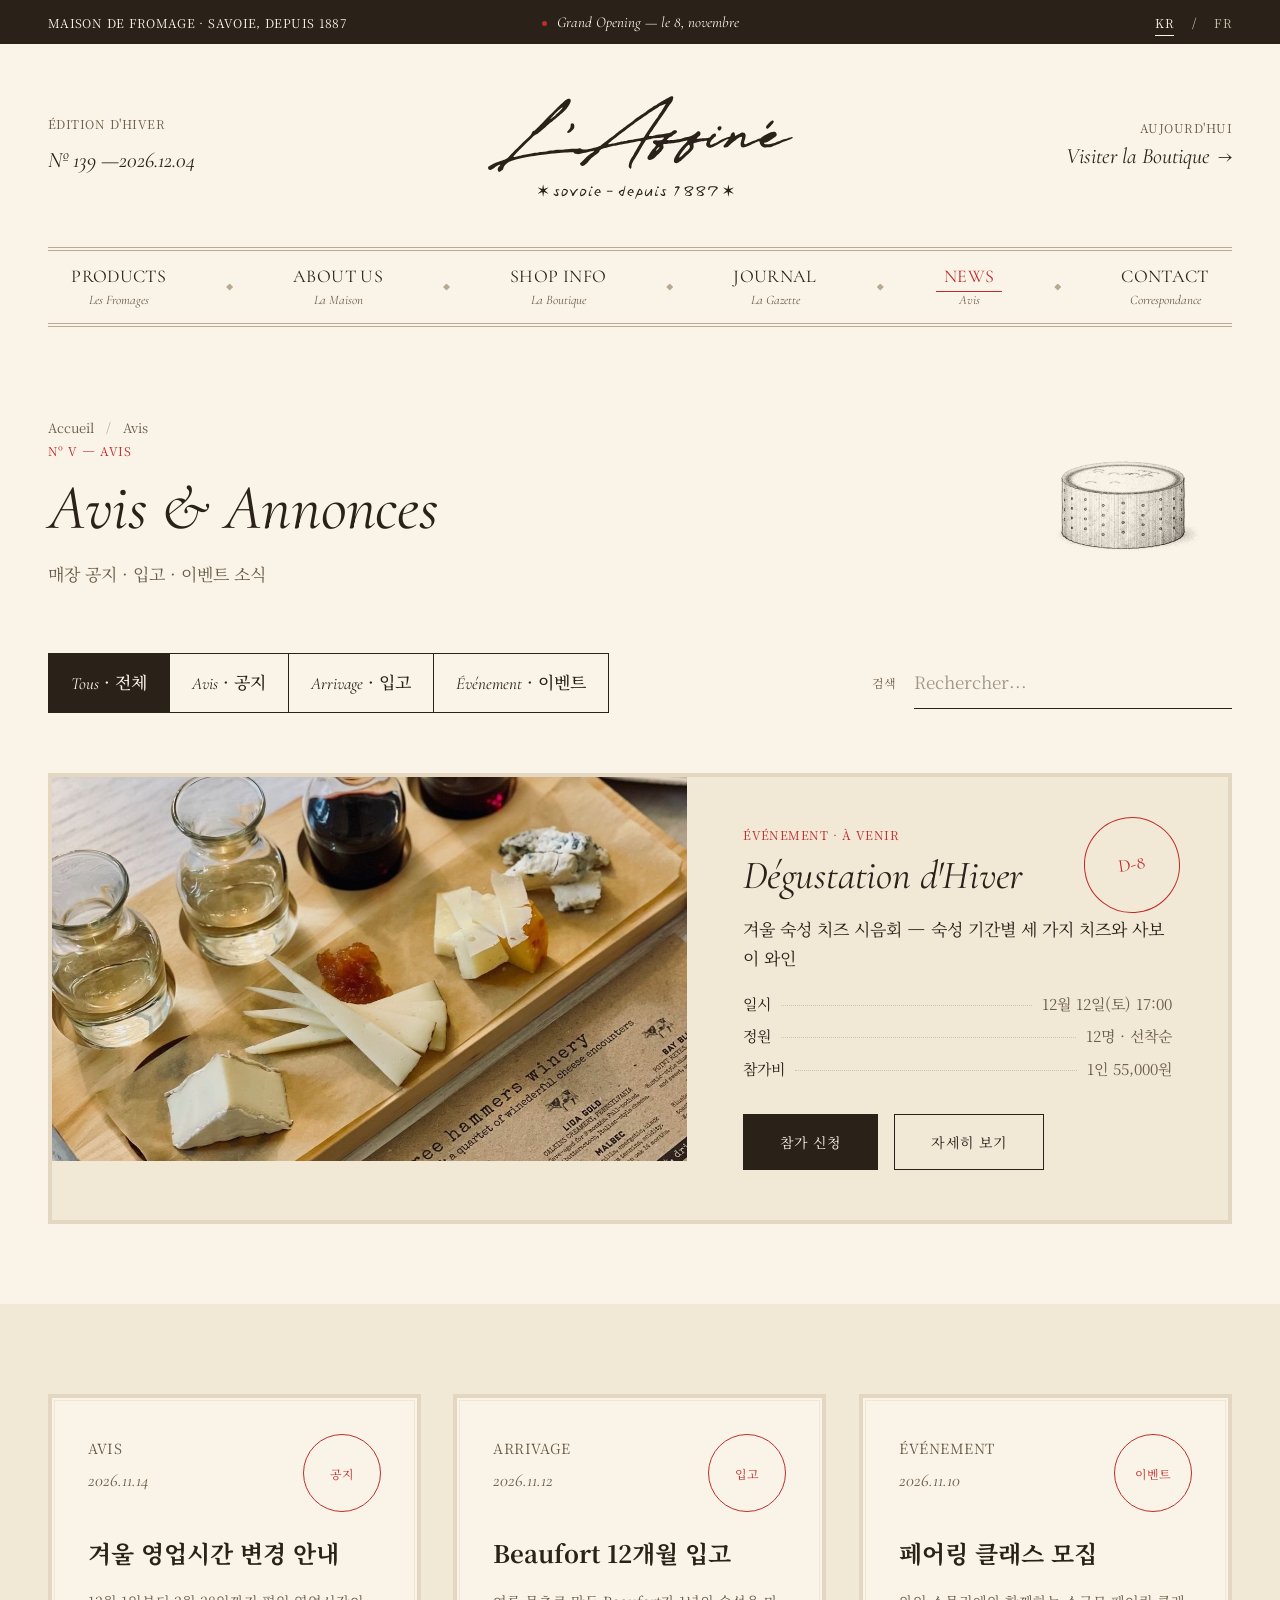
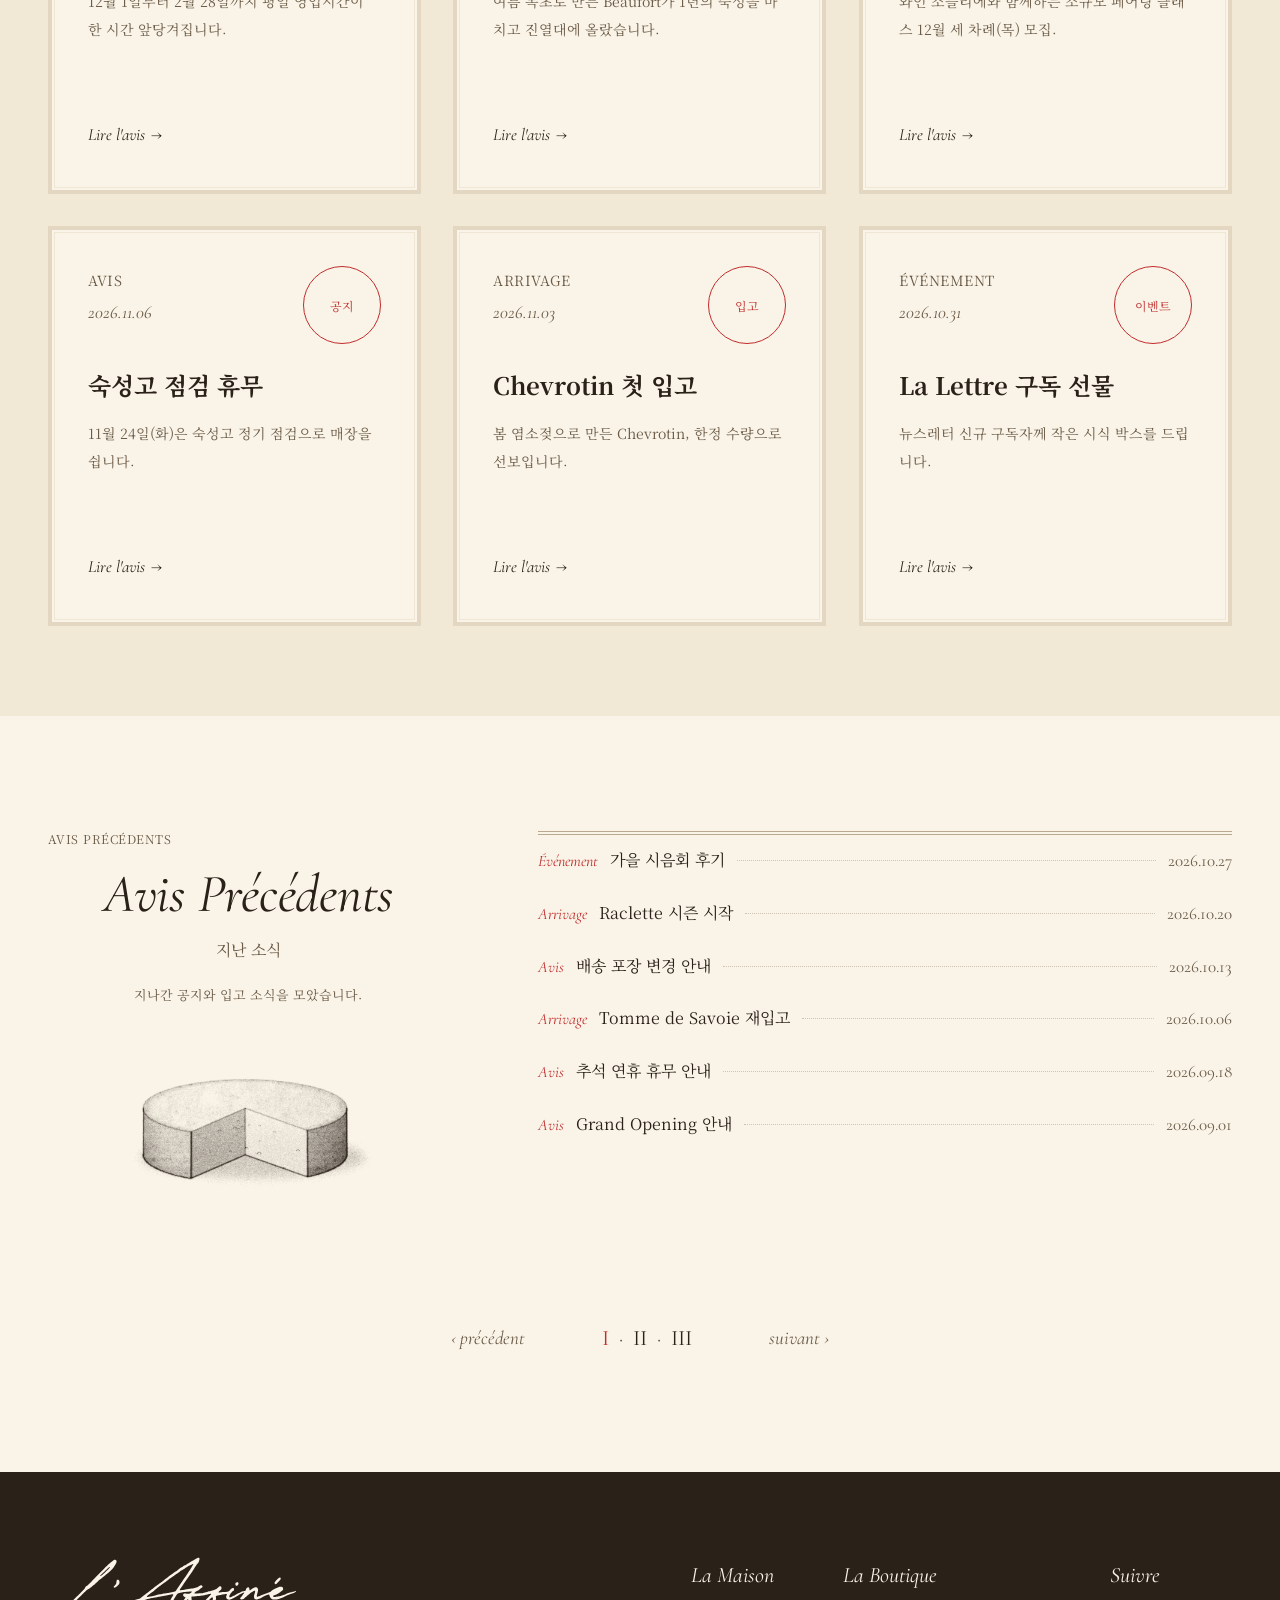
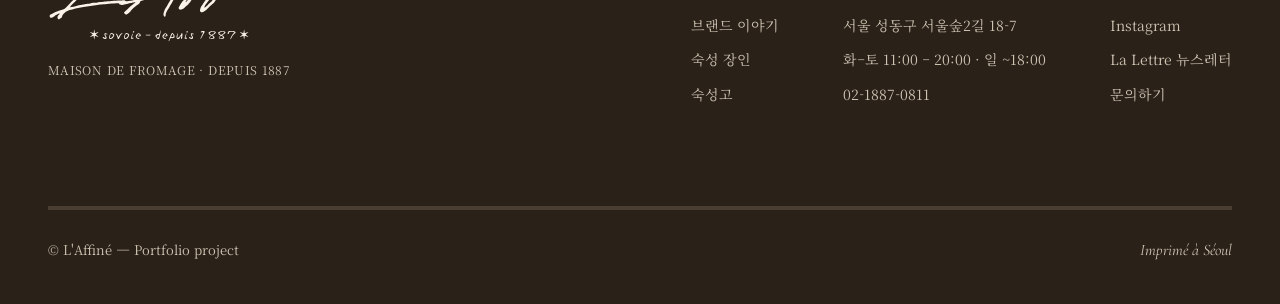
<file: news.html>
<!DOCTYPE html>
<html lang="ko">
<head>
  <meta charset="UTF-8">
  <meta name="viewport" content="width=device-width, initial-scale=1">
  <title>Avis & Annonces — L'Affiné</title>
  <meta name="description" content="L'Affiné 매장 공지 · 입고 · 이벤트 소식.">
  <meta name="theme-color" content="#FAF4E8">
  <link rel="icon" href="img/favicon.svg" type="image/svg+xml">
  <link rel="preconnect" href="https://fonts.googleapis.com">
  <link rel="preconnect" href="https://fonts.gstatic.com" crossorigin>
  <link href="https://fonts.googleapis.com/css2?family=Cormorant+Garamond:ital,wght@0,400;0,500;1,400;1,500&family=Noto+Serif+KR:wght@400;500;600;700&display=swap" rel="stylesheet">
  <link rel="stylesheet" href="css/style.css">
  <script>document.documentElement.classList.add('js');</script>
</head>
<body class="page-news">

<a class="sr-only" href="#content">본문 바로가기</a>
<div class="progress" aria-hidden="true"></div>

<header class="site-header">
  <div class="topbar">
    <div class="container topbar__inner">
      <p class="topbar__left">Maison de Fromage · Savoie, depuis 1887</p>
      <p class="topbar__center"><span class="dot" aria-hidden="true"></span>Grand Opening — le 8, novembre</p>
      <div class="lang" role="group" aria-label="언어 선택">
        <button type="button" class="is-active" data-lang="kr">KR</button><span aria-hidden="true">/</span><button type="button" data-lang="fr">FR</button>
      </div>
    </div>
  </div>

  <div class="masthead">
    <div class="container masthead__inner">
      <div class="masthead__meta">
        <p class="eyebrow">Édition d'hiver</p>
        <p class="it">Nº 139 —<span data-today>2026.11.16</span></p>
      </div>
      <a class="brand" href="index.html" aria-label="L'Affiné 홈"><img src="img/logo.svg" alt="L'Affiné — savoie · depuis 1887" width="309" height="107"></a>
      <div class="masthead__right">
        <p class="eyebrow">Aujourd'hui</p>
        <a class="link-it" href="shop.html">Visiter la Boutique <span class="arrow">→</span></a>
      </div>
    </div>
  </div>

  <nav class="nav" aria-label="주 메뉴">
    <div class="container">
      <div class="nav__inner">
        <a class="nav__mini-logo" href="index.html" tabindex="-1" aria-hidden="true"><img src="img/logo.svg" alt=""></a>
        <ul class="nav__list">
          <li class="nav__item"><a class="nav__link" href="products.html"><span class="nav__en">Products</span><span class="nav__fr">Les Fromages</span></a></li>
          <li class="nav__item"><a class="nav__link" href="about.html"><span class="nav__en">About us</span><span class="nav__fr">La Maison</span></a></li>
          <li class="nav__item"><a class="nav__link" href="shop.html"><span class="nav__en">Shop info</span><span class="nav__fr">La Boutique</span></a></li>
          <li class="nav__item"><a class="nav__link" href="journal.html"><span class="nav__en">Journal</span><span class="nav__fr">La Gazette</span></a></li>
          <li class="nav__item"><a class="nav__link is-current" aria-current="page" href="news.html"><span class="nav__en">News</span><span class="nav__fr">Avis</span></a></li>
          <li class="nav__item"><a class="nav__link" href="contact.html"><span class="nav__en">Contact</span><span class="nav__fr">Correspondance</span></a></li>
        </ul>
      </div>
    </div>
  </nav>

  <div class="mbar">
    <div class="container mbar__inner">
      <p class="mbar__meta">Nº 139<span> — <span data-today>2026.11.16</span></span></p>
      <a class="brand" href="index.html" aria-label="L'Affiné 홈"><img src="img/logo.svg" alt="L'Affiné" width="309" height="107"></a>
      <button class="burger" type="button" aria-label="메뉴 열기" aria-expanded="false" aria-controls="drawer"><span></span><span></span><span></span></button>
    </div>
  </div>

  <div class="drawer" id="drawer" aria-hidden="true">
    <p class="eyebrow" style="margin-bottom:18px">Sommaire</p>
    <ul class="drawer__list">
      <li><a href="products.html"><span class="num">I.</span><span class="en">Products</span><span class="fr">Les Fromages</span></a></li>
          <li><a href="about.html"><span class="num">II.</span><span class="en">About us</span><span class="fr">La Maison</span></a></li>
          <li><a href="shop.html"><span class="num">III.</span><span class="en">Shop info</span><span class="fr">La Boutique</span></a></li>
          <li><a href="journal.html"><span class="num">IV.</span><span class="en">Journal</span><span class="fr">La Gazette</span></a></li>
          <li><a href="news.html" class="is-current"><span class="num">V.</span><span class="en">News</span><span class="fr">Avis</span></a></li>
          <li><a href="contact.html"><span class="num">VI.</span><span class="en">Contact</span><span class="fr">Correspondance</span></a></li>
    </ul>
    <div class="drawer__foot">
      <a class="link-it" href="shop.html">Visiter la Boutique <span class="arrow">→</span></a>
      <p class="eyebrow">Savoie · depuis 1887</p>
    </div>
  </div>
</header>

<main id="content">

  <section class="page-hero">
    <div class="container page-hero__inner">
      <div>
        <nav class="crumb reveal" aria-label="breadcrumb"><a href="index.html">Accueil</a><span class="sep">/</span><span>Avis</span></nav>
        <p class="eyebrow eyebrow--red reveal" style="--d:.05s">Nº V — Avis</p>
        <h1 class="display h-lg split-words">Avis &amp; Annonces</h1>
        <p class="sub-kr reveal" style="--d:.3s">매장 공지 · 입고 · 이벤트 소식</p>
      </div>
      <div class="page-hero__art reveal reveal--right" style="--d:.2s"><img src="img/cheese-frais.webp" alt="구멍 뚫린 원통형 치즈 세밀화" width="800" height="480"></div>
    </div>
  </section>

  <section class="container" style="padding-bottom:80px">
    <div class="news-tools reveal">
      <div class="seg" role="tablist" aria-label="소식 분류" data-seg>
        <button type="button" class="is-active" data-filter="all"><span class="it">Tous</span> · 전체</button>
        <button type="button" data-filter="avis"><span class="it">Avis</span> · 공지</button>
        <button type="button" data-filter="arrivage"><span class="it">Arrivage</span> · 입고</button>
        <button type="button" data-filter="evenement"><span class="it">Événement</span> · 이벤트</button>
      </div>
      <div class="search">
        <label for="q">검색</label>
        <input class="u-input" id="q" type="search" placeholder="Rechercher..." data-search>
      </div>
    </div>

    <article class="featured reveal" data-cat="evenement">
      <div class="photo"><img src="img/tasting.jpg" alt="와인과 치즈가 놓인 시음 보드" width="1200" height="1490" loading="lazy"></div>
      <div class="featured__text">
        <span class="dday" data-dday="2026-12-12" aria-label="행사까지 남은 날">D-25</span>
        <p class="eyebrow eyebrow--red">Événement · À venir</p>
        <h2 class="display">Dégustation d'Hiver</h2>
        <p class="kr">겨울 숙성 치즈 시음회 — 숙성 기간별 세 가지 치즈와 사보이 와인</p>
        <dl class="specs">
          <div class="spec"><dt>일시</dt><span class="lead-dots"></span><dd>12월 12일(토) 17:00</dd></div>
          <div class="spec"><dt>정원</dt><span class="lead-dots"></span><dd>12명 · 선착순</dd></div>
          <div class="spec"><dt>참가비</dt><span class="lead-dots"></span><dd>1인 55,000원</dd></div>
        </dl>
        <div class="btns">
          <a class="btn btn--solid" href="contact.html">참가 신청</a>
          <a class="btn" href="#">자세히 보기</a>
        </div>
      </div>
    </article>
  </section>

  <section class="section section--tint" style="padding-block:90px">
    <div class="container notices" data-notices>
        <article class="specimen notice reveal" style="--d:0.00s" data-cat="avis">
          <div class="specimen__in">
            <div class="top"><div><p class="eyebrow">Avis</p><p class="date">2026.11.14</p></div><span class="seal">공지</span></div>
            <h3>겨울 영업시간 변경 안내</h3>
            <p>12월 1일부터 2월 28일까지 평일 영업시간이 한 시간 앞당겨집니다.</p>
            <a class="link-it" href="#">Lire l'avis <span class="arrow">→</span></a>
          </div>
        </article>
        <article class="specimen notice reveal" style="--d:0.08s" data-cat="arrivage">
          <div class="specimen__in">
            <div class="top"><div><p class="eyebrow">Arrivage</p><p class="date">2026.11.12</p></div><span class="seal">입고</span></div>
            <h3>Beaufort 12개월 입고</h3>
            <p>여름 목초로 만든 Beaufort가 1년의 숙성을 마치고 진열대에 올랐습니다.</p>
            <a class="link-it" href="#">Lire l'avis <span class="arrow">→</span></a>
          </div>
        </article>
        <article class="specimen notice reveal" style="--d:0.16s" data-cat="evenement">
          <div class="specimen__in">
            <div class="top"><div><p class="eyebrow">Événement</p><p class="date">2026.11.10</p></div><span class="seal">이벤트</span></div>
            <h3>페어링 클래스 모집</h3>
            <p>와인 소믈리에와 함께하는 소규모 페어링 클래스 12월 세 차례(목) 모집.</p>
            <a class="link-it" href="#">Lire l'avis <span class="arrow">→</span></a>
          </div>
        </article>
        <article class="specimen notice reveal" style="--d:0.00s" data-cat="avis">
          <div class="specimen__in">
            <div class="top"><div><p class="eyebrow">Avis</p><p class="date">2026.11.06</p></div><span class="seal">공지</span></div>
            <h3>숙성고 점검 휴무</h3>
            <p>11월 24일(화)은 숙성고 정기 점검으로 매장을 쉽니다.</p>
            <a class="link-it" href="#">Lire l'avis <span class="arrow">→</span></a>
          </div>
        </article>
        <article class="specimen notice reveal" style="--d:0.08s" data-cat="arrivage">
          <div class="specimen__in">
            <div class="top"><div><p class="eyebrow">Arrivage</p><p class="date">2026.11.03</p></div><span class="seal">입고</span></div>
            <h3>Chevrotin 첫 입고</h3>
            <p>봄 염소젖으로 만든 Chevrotin, 한정 수량으로 선보입니다.</p>
            <a class="link-it" href="#">Lire l'avis <span class="arrow">→</span></a>
          </div>
        </article>
        <article class="specimen notice reveal" style="--d:0.16s" data-cat="evenement">
          <div class="specimen__in">
            <div class="top"><div><p class="eyebrow">Événement</p><p class="date">2026.10.31</p></div><span class="seal">이벤트</span></div>
            <h3>La Lettre 구독 선물</h3>
            <p>뉴스레터 신규 구독자께 작은 시식 박스를 드립니다.</p>
            <a class="link-it" href="#">Lire l'avis <span class="arrow">→</span></a>
          </div>
        </article>
        <p class="notices__empty"><span class="it" style="font-size:28px;display:block;color:var(--ink)">Aucun avis</span>검색 결과가 없습니다.</p>
    </div>
  </section>

  <section class="section">
    <div class="container index-split">
      <div class="index-split__aside reveal">
        <p class="eyebrow">Avis précédents</p>
        <h2 class="display h-md">Avis Précédents</h2>
        <p class="sub-kr">지난 소식</p>
        <p class="body">지나간 공지와 입고 소식을 모았습니다.</p>
        <img src="img/cheese-raclette.webp" alt="" loading="lazy">
      </div>
      <div class="reveal" style="--d:.1s">
        <ul class="ledger">
          <li><a href="#"><span class="tag">Événement</span><span class="t">가을 시음회 후기</span><span class="dots"></span><span class="d">2026.10.27</span></a></li>
          <li><a href="#"><span class="tag">Arrivage</span><span class="t">Raclette 시즌 시작</span><span class="dots"></span><span class="d">2026.10.20</span></a></li>
          <li><a href="#"><span class="tag">Avis</span><span class="t">배송 포장 변경 안내</span><span class="dots"></span><span class="d">2026.10.13</span></a></li>
          <li><a href="#"><span class="tag">Arrivage</span><span class="t">Tomme de Savoie 재입고</span><span class="dots"></span><span class="d">2026.10.06</span></a></li>
          <li><a href="#"><span class="tag">Avis</span><span class="t">추석 연휴 휴무 안내</span><span class="dots"></span><span class="d">2026.09.18</span></a></li>
          <li><a href="#"><span class="tag">Avis</span><span class="t">Grand Opening 안내</span><span class="dots"></span><span class="d">2026.09.01</span></a></li>
        </ul>
      </div>
    </div>
    <nav class="pager reveal" aria-label="페이지">
      <button class="pager__nav" type="button" data-dir="prev">‹ précédent</button>
      <div class="pager__nums"><button type="button" class="is-active">I</button><span class="sep">·</span><button type="button">II</button><span class="sep">·</span><button type="button">III</button></div>
      <button class="pager__nav" type="button" data-dir="next">suivant ›</button>
    </nav>
  </section>
</main>

<footer class="footer">
  <div class="container">
    <div class="footer__top">
      <div class="footer__brand reveal">
        <a href="index.html" aria-label="L'Affiné 홈"><img src="img/logo-light.svg" alt="L'Affiné" width="309" height="107"></a>
        <p>Maison de Fromage · Depuis 1887</p>
      </div>
      <div class="footer__cols reveal" style="--d:.1s">
        <div>
          <h4>La Maison</h4>
          <ul><li><a href="about.html">브랜드 이야기</a></li><li><a href="about.html#affineurs">숙성 장인</a></li><li><a href="about.html#cave">숙성고</a></li></ul>
        </div>
        <div>
          <h4>La Boutique</h4>
          <ul><li><a href="shop.html">서울 성동구 서울숲2길 18-7</a></li><li><a href="shop.html#horaires">화–토 11:00 – 20:00 · 일 ~18:00</a></li><li><a href="tel:02-1887-0811">02-1887-0811</a></li></ul>
        </div>
        <div>
          <h4>Suivre</h4>
          <ul><li><a href="#" target="_blank" rel="noopener">Instagram</a></li><li><a href="index.html#lettre">La Lettre 뉴스레터</a></li><li><a href="contact.html">문의하기</a></li></ul>
        </div>
      </div>
    </div>
    <div class="footer__bottom">
      <p>© L'Affiné — Portfolio project</p>
      <p class="it">Imprimé à Séoul</p>
    </div>
  </div>
</footer>

<button class="to-top" type="button" aria-label="맨 위로">
  <svg class="ring" viewBox="0 0 60 60" aria-hidden="true"><circle cx="30" cy="30" r="29"/></svg>
  <span class="lbl"><b>↑</b>haut</span>
</button>
<div class="toast" role="status" aria-live="polite"><span class="it">L'Affiné</span><span class="msg"></span></div>

<script src="js/main.js" defer></script>
</body>
</html>
</file>
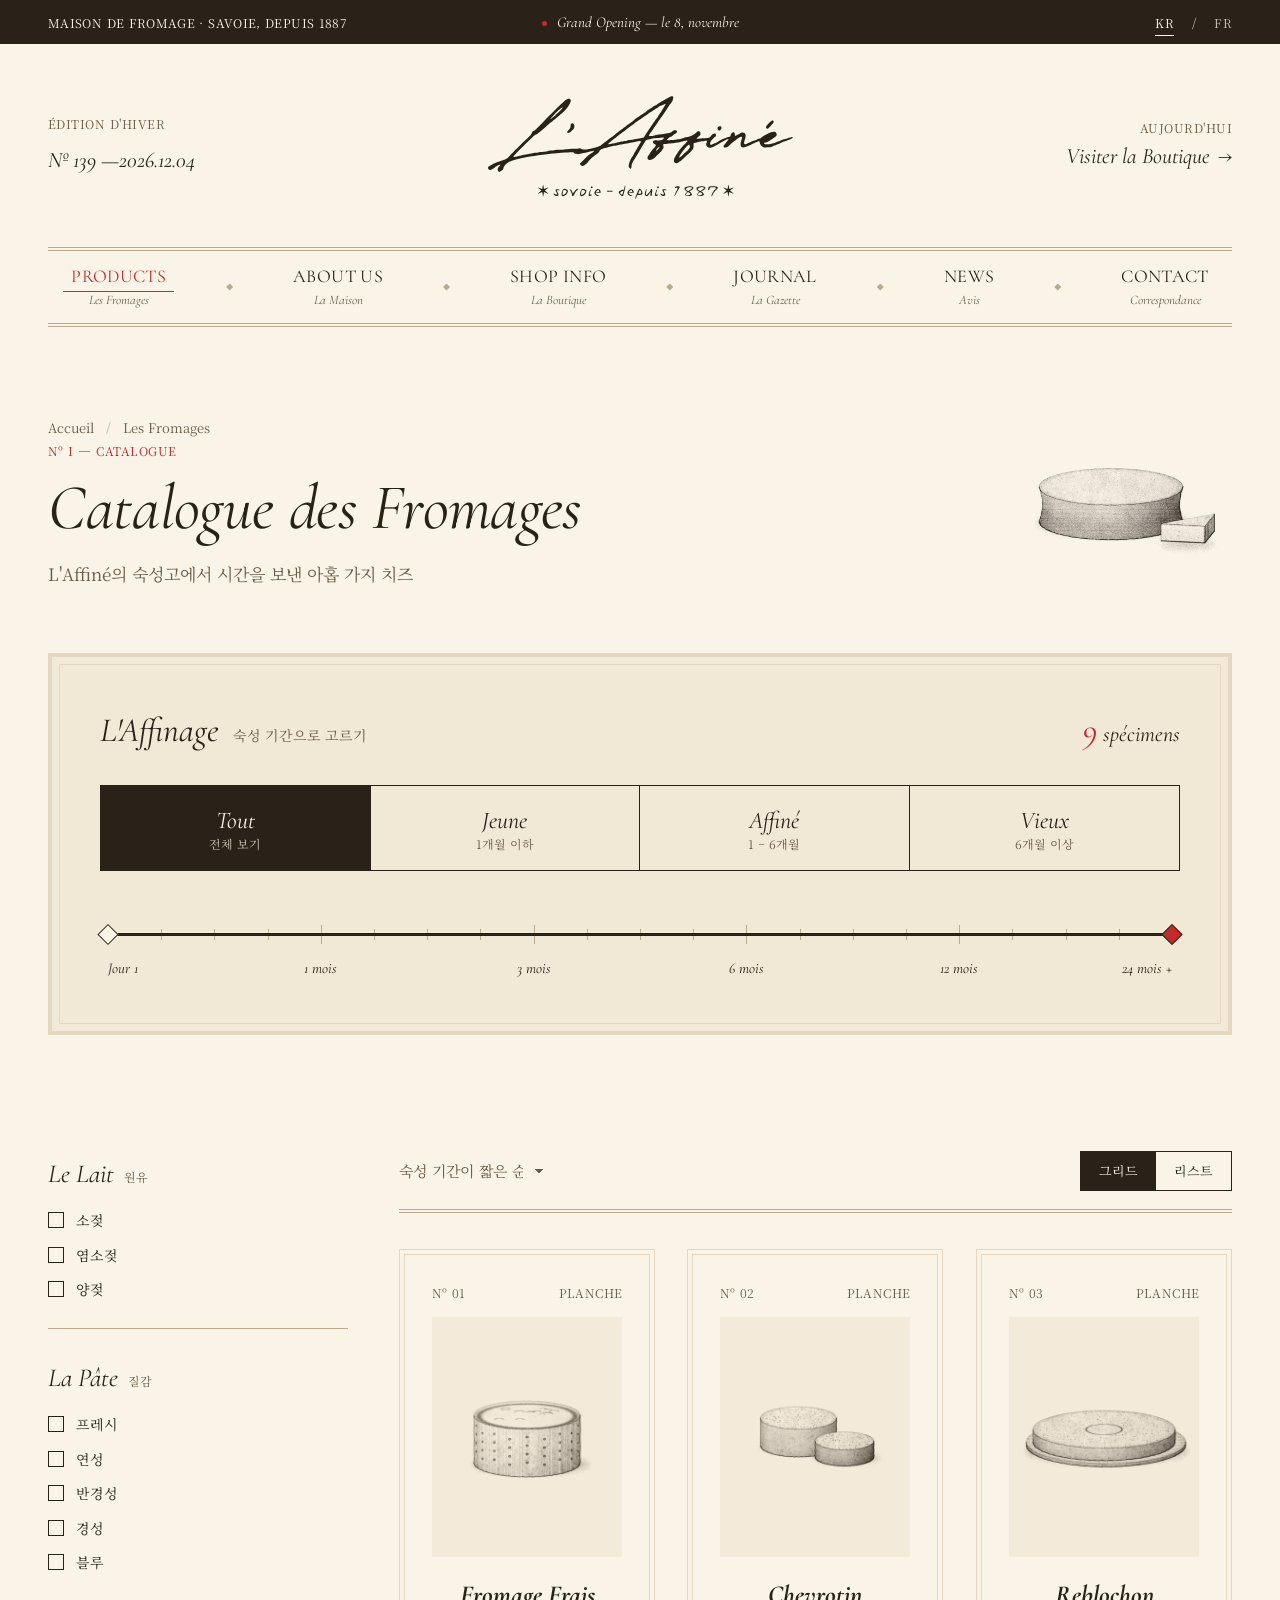
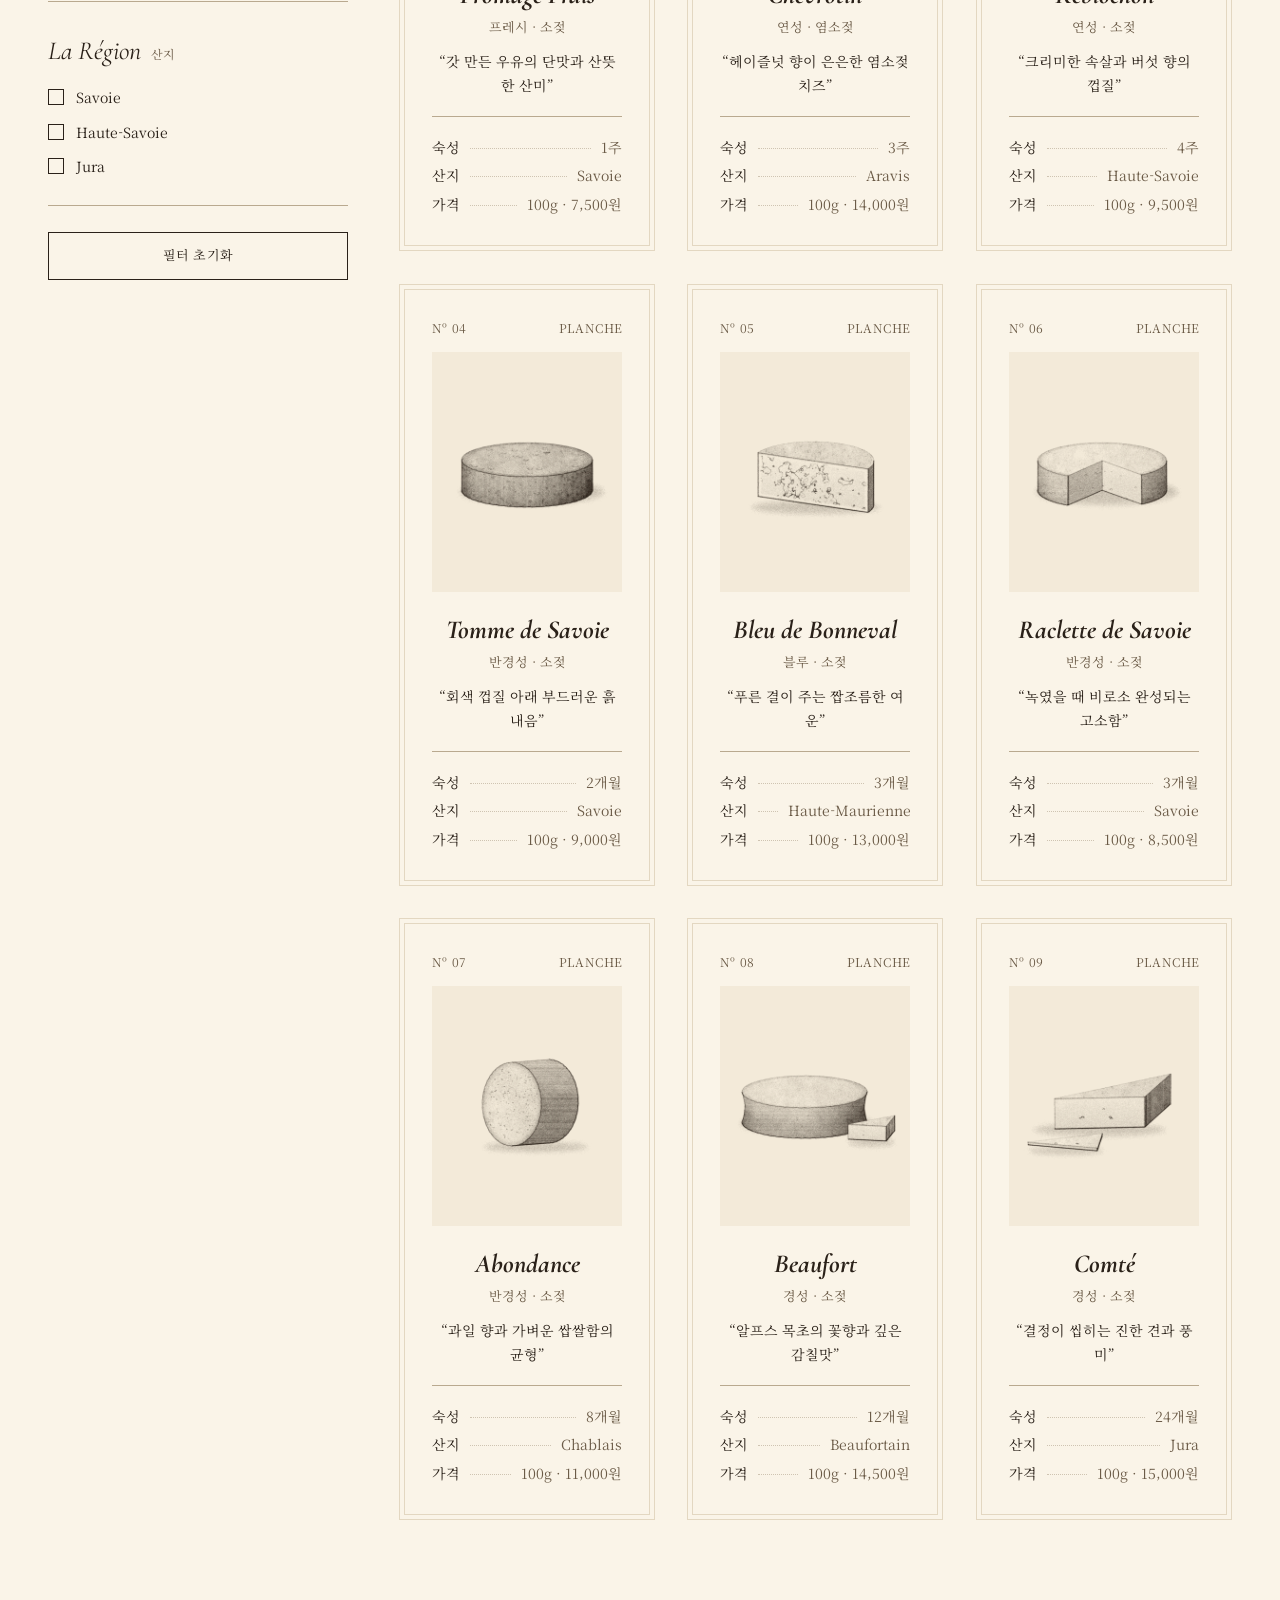
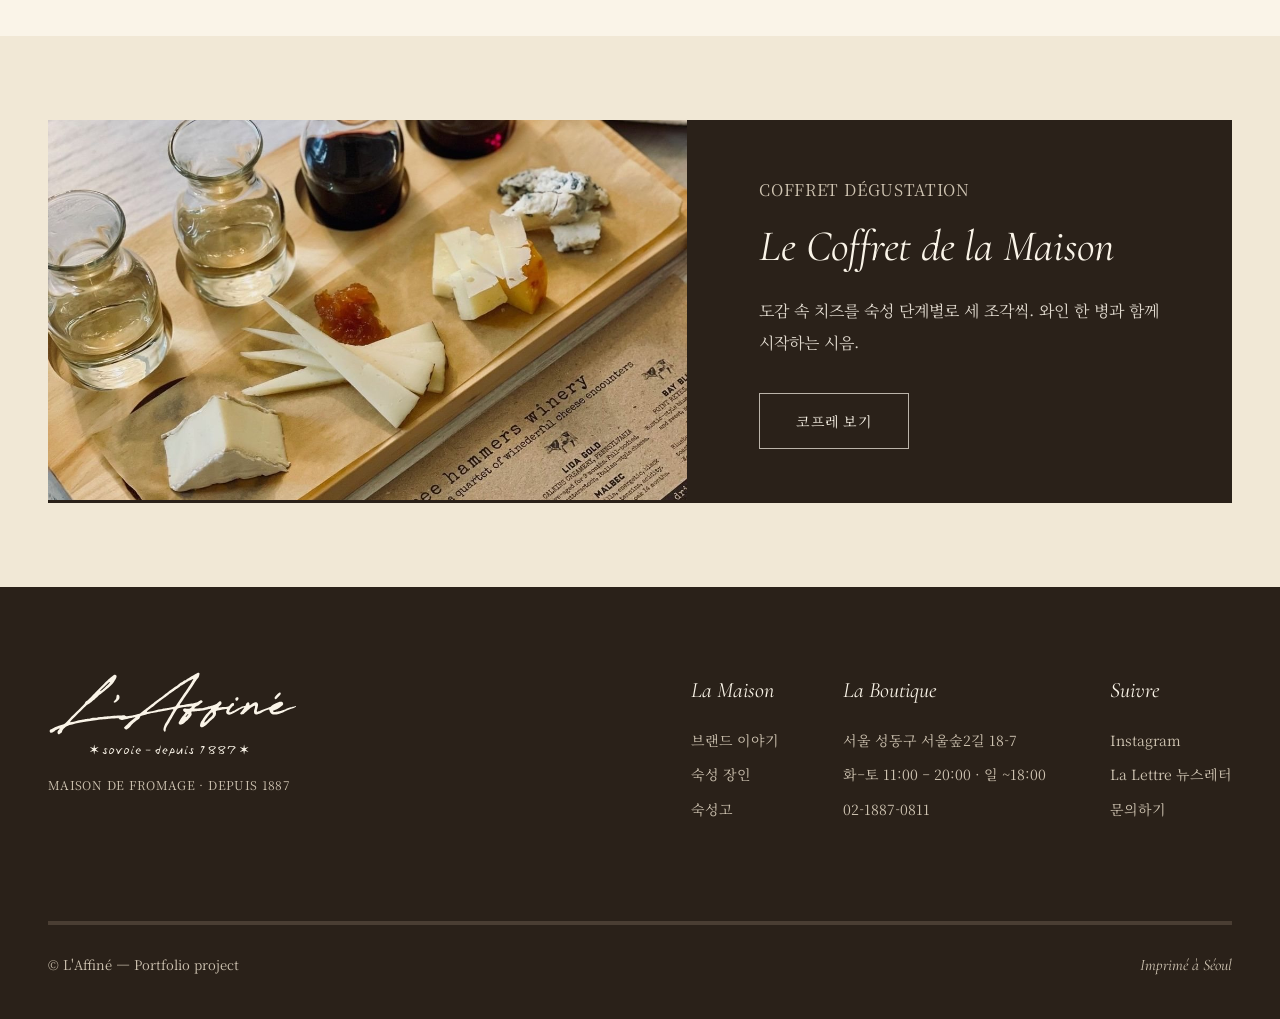
<file: products.html>
<!DOCTYPE html>
<html lang="ko">
<head>
  <meta charset="UTF-8">
  <meta name="viewport" content="width=device-width, initial-scale=1">
  <title>Les Fromages — L'Affiné</title>
  <meta name="description" content="L'Affiné 숙성고에서 시간을 보낸 아홉 가지 치즈 도감.">
  <meta name="theme-color" content="#FAF4E8">
  <link rel="icon" href="img/favicon.svg" type="image/svg+xml">
  <link rel="preconnect" href="https://fonts.googleapis.com">
  <link rel="preconnect" href="https://fonts.gstatic.com" crossorigin>
  <link href="https://fonts.googleapis.com/css2?family=Cormorant+Garamond:ital,wght@0,400;0,500;1,400;1,500&family=Noto+Serif+KR:wght@400;500;600;700&display=swap" rel="stylesheet">
  <link rel="stylesheet" href="css/style.css">
  <script>document.documentElement.classList.add('js');</script>
</head>
<body class="page-products">

<a class="sr-only" href="#content">본문 바로가기</a>
<div class="progress" aria-hidden="true"></div>

<header class="site-header">
  <div class="topbar">
    <div class="container topbar__inner">
      <p class="topbar__left">Maison de Fromage · Savoie, depuis 1887</p>
      <p class="topbar__center"><span class="dot" aria-hidden="true"></span>Grand Opening — le 8, novembre</p>
      <div class="lang" role="group" aria-label="언어 선택">
        <button type="button" class="is-active" data-lang="kr">KR</button><span aria-hidden="true">/</span><button type="button" data-lang="fr">FR</button>
      </div>
    </div>
  </div>

  <div class="masthead">
    <div class="container masthead__inner">
      <div class="masthead__meta">
        <p class="eyebrow">Édition d'hiver</p>
        <p class="it">Nº 139 —<span data-today>2026.11.16</span></p>
      </div>
      <a class="brand" href="index.html" aria-label="L'Affiné 홈"><img src="img/logo.svg" alt="L'Affiné — savoie · depuis 1887" width="309" height="107"></a>
      <div class="masthead__right">
        <p class="eyebrow">Aujourd'hui</p>
        <a class="link-it" href="shop.html">Visiter la Boutique <span class="arrow">→</span></a>
      </div>
    </div>
  </div>

  <nav class="nav" aria-label="주 메뉴">
    <div class="container">
      <div class="nav__inner">
        <a class="nav__mini-logo" href="index.html" tabindex="-1" aria-hidden="true"><img src="img/logo.svg" alt=""></a>
        <ul class="nav__list">
          <li class="nav__item"><a class="nav__link is-current" aria-current="page" href="products.html"><span class="nav__en">Products</span><span class="nav__fr">Les Fromages</span></a></li>
          <li class="nav__item"><a class="nav__link" href="about.html"><span class="nav__en">About us</span><span class="nav__fr">La Maison</span></a></li>
          <li class="nav__item"><a class="nav__link" href="shop.html"><span class="nav__en">Shop info</span><span class="nav__fr">La Boutique</span></a></li>
          <li class="nav__item"><a class="nav__link" href="journal.html"><span class="nav__en">Journal</span><span class="nav__fr">La Gazette</span></a></li>
          <li class="nav__item"><a class="nav__link" href="news.html"><span class="nav__en">News</span><span class="nav__fr">Avis</span></a></li>
          <li class="nav__item"><a class="nav__link" href="contact.html"><span class="nav__en">Contact</span><span class="nav__fr">Correspondance</span></a></li>
        </ul>
      </div>
    </div>
  </nav>

  <div class="mbar">
    <div class="container mbar__inner">
      <p class="mbar__meta">Nº 139<span> — <span data-today>2026.11.16</span></span></p>
      <a class="brand" href="index.html" aria-label="L'Affiné 홈"><img src="img/logo.svg" alt="L'Affiné" width="309" height="107"></a>
      <button class="burger" type="button" aria-label="메뉴 열기" aria-expanded="false" aria-controls="drawer"><span></span><span></span><span></span></button>
    </div>
  </div>

  <div class="drawer" id="drawer" aria-hidden="true">
    <p class="eyebrow" style="margin-bottom:18px">Sommaire</p>
    <ul class="drawer__list">
      <li><a href="products.html" class="is-current"><span class="num">I.</span><span class="en">Products</span><span class="fr">Les Fromages</span></a></li>
          <li><a href="about.html"><span class="num">II.</span><span class="en">About us</span><span class="fr">La Maison</span></a></li>
          <li><a href="shop.html"><span class="num">III.</span><span class="en">Shop info</span><span class="fr">La Boutique</span></a></li>
          <li><a href="journal.html"><span class="num">IV.</span><span class="en">Journal</span><span class="fr">La Gazette</span></a></li>
          <li><a href="news.html"><span class="num">V.</span><span class="en">News</span><span class="fr">Avis</span></a></li>
          <li><a href="contact.html"><span class="num">VI.</span><span class="en">Contact</span><span class="fr">Correspondance</span></a></li>
    </ul>
    <div class="drawer__foot">
      <a class="link-it" href="shop.html">Visiter la Boutique <span class="arrow">→</span></a>
      <p class="eyebrow">Savoie · depuis 1887</p>
    </div>
  </div>
</header>

<main id="content">

  <section class="page-hero">
    <div class="container page-hero__inner">
      <div>
        <nav class="crumb reveal" aria-label="breadcrumb"><a href="index.html">Accueil</a><span class="sep">/</span><span>Les Fromages</span></nav>
        <p class="eyebrow eyebrow--red reveal" style="--d:.05s">Nº I — Catalogue</p>
        <h1 class="display h-lg split-words">Catalogue des Fromages</h1>
        <p class="sub-kr reveal" style="--d:.3s">L'Affiné의 숙성고에서 시간을 보낸 아홉 가지 치즈</p>
      </div>
      <div class="page-hero__art reveal reveal--right" style="--d:.2s"><img src="img/cheese-beaufort.webp" alt="치즈 휠과 조각 세밀화" width="800" height="480"></div>
    </div>
  </section>

  <section class="container" data-catalog>
    <div class="affinage reveal" data-age-filter data-default="all">
      <div class="affinage__head">
        <p><span class="it">L'Affinage</span><span class="sub-kr" style="font-size:14px">숙성 기간으로 고르기</span></p>
        <p class="affinage__count" aria-live="polite"><b data-count>9</b>spécimens</p>
      </div>
      <div class="age-tabs" role="tablist" aria-label="숙성 기간" style="--n:4">
        <button class="age-tab is-active" role="tab" data-age="all" aria-selected="true"><span class="t">Tout</span><span class="s">전체 보기</span></button>
        <button class="age-tab" role="tab" data-age="jeune" aria-selected="false"><span class="t">Jeune</span><span class="s">1개월 이하</span></button>
        <button class="age-tab" role="tab" data-age="affine" aria-selected="false"><span class="t">Affiné</span><span class="s">1 – 6개월</span></button>
        <button class="age-tab" role="tab" data-age="vieux" aria-selected="false"><span class="t">Vieux</span><span class="s">6개월 이상</span></button>
      </div>
      <div class="timeline" aria-hidden="true">
            <div class="timeline__track">
              <div class="timeline__base"></div>
              <span class="timeline__tick timeline__tick--major" style="left:0%"></span><span class="timeline__tick" style="left:5%"></span><span class="timeline__tick" style="left:10%"></span><span class="timeline__tick" style="left:15%"></span>
              <span class="timeline__tick timeline__tick--major" style="left:20%"></span><span class="timeline__tick" style="left:25%"></span><span class="timeline__tick" style="left:30%"></span><span class="timeline__tick" style="left:35%"></span>
              <span class="timeline__tick timeline__tick--major" style="left:40%"></span><span class="timeline__tick" style="left:45%"></span><span class="timeline__tick" style="left:50%"></span><span class="timeline__tick" style="left:55%"></span>
              <span class="timeline__tick timeline__tick--major" style="left:60%"></span><span class="timeline__tick" style="left:65%"></span><span class="timeline__tick" style="left:70%"></span><span class="timeline__tick" style="left:75%"></span>
              <span class="timeline__tick timeline__tick--major" style="left:80%"></span><span class="timeline__tick" style="left:85%"></span><span class="timeline__tick" style="left:90%"></span><span class="timeline__tick" style="left:95%"></span>
              <span class="timeline__tick timeline__tick--major" style="left:100%"></span>
              <div class="timeline__range"></div>
              <span class="timeline__knob timeline__knob--from"></span>
              <span class="timeline__knob timeline__knob--to"></span>
            </div>
            <div class="timeline__labels">
              <span style="left:0%" data-at="0">Jour 1</span><span style="left:20%" data-at="20">1 mois</span><span style="left:40%" data-at="40">3 mois</span><span style="left:60%" data-at="60">6 mois</span><span style="left:80%" data-at="80">12 mois</span><span style="left:100%" data-at="100">24 mois +</span>
            </div>
          </div>
    </div>

    <div class="catalog section" style="padding-bottom:var(--section)">
      <aside class="filters reveal" aria-label="치즈 필터">
        <button class="filters__toggle" type="button" aria-expanded="false">Filtres <span class="pm" aria-hidden="true"></span></button>
        <div class="filters__body"><div>
          <div class="fgroup">
            <h4>Le Lait <small>원유</small></h4>
            <ul><li><label class="check"><input type="checkbox" name="milk" value="cow"> 소젖</label></li><li><label class="check"><input type="checkbox" name="milk" value="goat"> 염소젖</label></li><li><label class="check"><input type="checkbox" name="milk" value="sheep"> 양젖</label></li></ul>
          </div>
          <div class="fgroup">
            <h4>La Pâte <small>질감</small></h4>
            <ul><li><label class="check"><input type="checkbox" name="pate" value="frais"> 프레시</label></li><li><label class="check"><input type="checkbox" name="pate" value="soft"> 연성</label></li><li><label class="check"><input type="checkbox" name="pate" value="semi"> 반경성</label></li><li><label class="check"><input type="checkbox" name="pate" value="hard"> 경성</label></li><li><label class="check"><input type="checkbox" name="pate" value="blue"> 블루</label></li></ul>
          </div>
          <div class="fgroup">
            <h4>La Région <small>산지</small></h4>
            <ul><li><label class="check"><input type="checkbox" name="region" value="savoie"> Savoie</label></li><li><label class="check"><input type="checkbox" name="region" value="haute-savoie"> Haute-Savoie</label></li><li><label class="check"><input type="checkbox" name="region" value="jura"> Jura</label></li></ul>
          </div>
          <button class="btn btn--sm" type="button" data-reset>필터 초기화</button>
        </div></div>
      </aside>

      <div>
        <div class="catalog__bar reveal">
          <label class="sr-only" for="sort">정렬</label>
          <select class="sort" id="sort" data-sort>
            <option value="asc">숙성 기간이 짧은 순</option>
            <option value="desc">숙성 기간이 긴 순</option>
            <option value="name">이름 순</option>
          </select>
          <div class="view-toggle" role="group" aria-label="보기 방식">
            <button type="button" class="is-active" data-view="grid">그리드</button>
            <button type="button" data-view="list">리스트</button>
          </div>
        </div>
        <div class="catalog__grid" data-cards>
        <article class="specimen reveal" style="--d:0.00s" data-age="jeune" data-milk="cow" data-pate="frais" data-region="savoie" data-days="7" data-no="01">
          <div class="specimen__in">
            <div class="specimen__head"><span>Nº 01</span><span class="specimen__plate">PLANCHE</span></div>
            <div class="specimen__img"><img src="img/cheese-frais.webp" alt="Fromage Frais 세밀화" loading="lazy" width="800" height="480"></div>
            <div class="specimen__text">
              <h3 class="specimen__name">Fromage Frais</h3>
              <p class="specimen__type">프레시 · 소젖</p>
              <p class="specimen__quote">“갓 만든 우유의 단맛과 산뜻한 산미”</p>
            </div>
            <dl class="specs">
              <div class="spec"><dt>숙성</dt><span class="lead-dots"></span><dd>1주</dd></div>
              <div class="spec"><dt>산지</dt><span class="lead-dots"></span><dd>Savoie</dd></div>
              <div class="spec"><dt>가격</dt><span class="lead-dots"></span><dd>100g · 7,500원</dd></div>
            </dl>
          </div>
        </article>
        <article class="specimen reveal" style="--d:0.06s" data-age="jeune" data-milk="goat" data-pate="soft" data-region="haute-savoie" data-days="21" data-no="02">
          <div class="specimen__in">
            <div class="specimen__head"><span>Nº 02</span><span class="specimen__plate">PLANCHE</span></div>
            <div class="specimen__img"><img src="img/cheese-chevrotin.webp" alt="Chevrotin 세밀화" loading="lazy" width="800" height="480"></div>
            <div class="specimen__text">
              <h3 class="specimen__name">Chevrotin</h3>
              <p class="specimen__type">연성 · 염소젖</p>
              <p class="specimen__quote">“헤이즐넛 향이 은은한 염소젖 치즈”</p>
            </div>
            <dl class="specs">
              <div class="spec"><dt>숙성</dt><span class="lead-dots"></span><dd>3주</dd></div>
              <div class="spec"><dt>산지</dt><span class="lead-dots"></span><dd>Aravis</dd></div>
              <div class="spec"><dt>가격</dt><span class="lead-dots"></span><dd>100g · 14,000원</dd></div>
            </dl>
          </div>
        </article>
        <article class="specimen reveal" style="--d:0.12s" data-age="jeune" data-milk="cow" data-pate="soft" data-region="haute-savoie" data-days="28" data-no="03">
          <div class="specimen__in">
            <div class="specimen__head"><span>Nº 03</span><span class="specimen__plate">PLANCHE</span></div>
            <div class="specimen__img"><img src="img/cheese-reblochon.webp" alt="Reblochon 세밀화" loading="lazy" width="800" height="480"></div>
            <div class="specimen__text">
              <h3 class="specimen__name">Reblochon</h3>
              <p class="specimen__type">연성 · 소젖</p>
              <p class="specimen__quote">“크리미한 속살과 버섯 향의 껍질”</p>
            </div>
            <dl class="specs">
              <div class="spec"><dt>숙성</dt><span class="lead-dots"></span><dd>4주</dd></div>
              <div class="spec"><dt>산지</dt><span class="lead-dots"></span><dd>Haute-Savoie</dd></div>
              <div class="spec"><dt>가격</dt><span class="lead-dots"></span><dd>100g · 9,500원</dd></div>
            </dl>
          </div>
        </article>
        <article class="specimen reveal" style="--d:0.00s" data-age="affine" data-milk="cow" data-pate="semi" data-region="savoie" data-days="60" data-no="04">
          <div class="specimen__in">
            <div class="specimen__head"><span>Nº 04</span><span class="specimen__plate">PLANCHE</span></div>
            <div class="specimen__img"><img src="img/cheese-tomme.webp" alt="Tomme de Savoie 세밀화" loading="lazy" width="800" height="480"></div>
            <div class="specimen__text">
              <h3 class="specimen__name">Tomme de Savoie</h3>
              <p class="specimen__type">반경성 · 소젖</p>
              <p class="specimen__quote">“회색 껍질 아래 부드러운 흙내음”</p>
            </div>
            <dl class="specs">
              <div class="spec"><dt>숙성</dt><span class="lead-dots"></span><dd>2개월</dd></div>
              <div class="spec"><dt>산지</dt><span class="lead-dots"></span><dd>Savoie</dd></div>
              <div class="spec"><dt>가격</dt><span class="lead-dots"></span><dd>100g · 9,000원</dd></div>
            </dl>
          </div>
        </article>
        <article class="specimen reveal" style="--d:0.06s" data-age="affine" data-milk="cow" data-pate="blue" data-region="savoie" data-days="90" data-no="05">
          <div class="specimen__in">
            <div class="specimen__head"><span>Nº 05</span><span class="specimen__plate">PLANCHE</span></div>
            <div class="specimen__img"><img src="img/cheese-bleu.webp" alt="Bleu de Bonneval 세밀화" loading="lazy" width="800" height="480"></div>
            <div class="specimen__text">
              <h3 class="specimen__name">Bleu de Bonneval</h3>
              <p class="specimen__type">블루 · 소젖</p>
              <p class="specimen__quote">“푸른 결이 주는 짭조름한 여운”</p>
            </div>
            <dl class="specs">
              <div class="spec"><dt>숙성</dt><span class="lead-dots"></span><dd>3개월</dd></div>
              <div class="spec"><dt>산지</dt><span class="lead-dots"></span><dd>Haute-Maurienne</dd></div>
              <div class="spec"><dt>가격</dt><span class="lead-dots"></span><dd>100g · 13,000원</dd></div>
            </dl>
          </div>
        </article>
        <article class="specimen reveal" style="--d:0.12s" data-age="affine" data-milk="cow" data-pate="semi" data-region="savoie" data-days="91" data-no="06">
          <div class="specimen__in">
            <div class="specimen__head"><span>Nº 06</span><span class="specimen__plate">PLANCHE</span></div>
            <div class="specimen__img"><img src="img/cheese-raclette.webp" alt="Raclette de Savoie 세밀화" loading="lazy" width="800" height="480"></div>
            <div class="specimen__text">
              <h3 class="specimen__name">Raclette de Savoie</h3>
              <p class="specimen__type">반경성 · 소젖</p>
              <p class="specimen__quote">“녹였을 때 비로소 완성되는 고소함”</p>
            </div>
            <dl class="specs">
              <div class="spec"><dt>숙성</dt><span class="lead-dots"></span><dd>3개월</dd></div>
              <div class="spec"><dt>산지</dt><span class="lead-dots"></span><dd>Savoie</dd></div>
              <div class="spec"><dt>가격</dt><span class="lead-dots"></span><dd>100g · 8,500원</dd></div>
            </dl>
          </div>
        </article>
        <article class="specimen reveal" style="--d:0.00s" data-age="vieux" data-milk="cow" data-pate="semi" data-region="haute-savoie" data-days="240" data-no="07">
          <div class="specimen__in">
            <div class="specimen__head"><span>Nº 07</span><span class="specimen__plate">PLANCHE</span></div>
            <div class="specimen__img"><img src="img/cheese-abondance.webp" alt="Abondance 세밀화" loading="lazy" width="800" height="480"></div>
            <div class="specimen__text">
              <h3 class="specimen__name">Abondance</h3>
              <p class="specimen__type">반경성 · 소젖</p>
              <p class="specimen__quote">“과일 향과 가벼운 쌉쌀함의 균형”</p>
            </div>
            <dl class="specs">
              <div class="spec"><dt>숙성</dt><span class="lead-dots"></span><dd>8개월</dd></div>
              <div class="spec"><dt>산지</dt><span class="lead-dots"></span><dd>Chablais</dd></div>
              <div class="spec"><dt>가격</dt><span class="lead-dots"></span><dd>100g · 11,000원</dd></div>
            </dl>
          </div>
        </article>
        <article class="specimen reveal" style="--d:0.06s" data-age="vieux" data-milk="cow" data-pate="hard" data-region="savoie" data-days="365" data-no="08">
          <div class="specimen__in">
            <div class="specimen__head"><span>Nº 08</span><span class="specimen__plate">PLANCHE</span></div>
            <div class="specimen__img"><img src="img/cheese-beaufort.webp" alt="Beaufort 세밀화" loading="lazy" width="800" height="480"></div>
            <div class="specimen__text">
              <h3 class="specimen__name">Beaufort</h3>
              <p class="specimen__type">경성 · 소젖</p>
              <p class="specimen__quote">“알프스 목초의 꽃향과 깊은 감칠맛”</p>
            </div>
            <dl class="specs">
              <div class="spec"><dt>숙성</dt><span class="lead-dots"></span><dd>12개월</dd></div>
              <div class="spec"><dt>산지</dt><span class="lead-dots"></span><dd>Beaufortain</dd></div>
              <div class="spec"><dt>가격</dt><span class="lead-dots"></span><dd>100g · 14,500원</dd></div>
            </dl>
          </div>
        </article>
        <article class="specimen reveal" style="--d:0.12s" data-age="vieux" data-milk="cow" data-pate="hard" data-region="jura" data-days="730" data-no="09">
          <div class="specimen__in">
            <div class="specimen__head"><span>Nº 09</span><span class="specimen__plate">PLANCHE</span></div>
            <div class="specimen__img"><img src="img/cheese-comte.webp" alt="Comté 세밀화" loading="lazy" width="800" height="480"></div>
            <div class="specimen__text">
              <h3 class="specimen__name">Comté</h3>
              <p class="specimen__type">경성 · 소젖</p>
              <p class="specimen__quote">“결정이 씹히는 진한 견과 풍미”</p>
            </div>
            <dl class="specs">
              <div class="spec"><dt>숙성</dt><span class="lead-dots"></span><dd>24개월</dd></div>
              <div class="spec"><dt>산지</dt><span class="lead-dots"></span><dd>Jura</dd></div>
              <div class="spec"><dt>가격</dt><span class="lead-dots"></span><dd>100g · 15,000원</dd></div>
            </dl>
          </div>
        </article>
        </div>
        <p class="catalog__empty"><span class="it">Aucun spécimen</span>조건에 맞는 치즈가 없습니다. 필터를 조정해 보세요.</p>
      </div>
    </div>
  </section>

  <section class="coffret">
    <div class="container">
      <div class="coffret__box reveal">
        <div class="photo"><img src="img/tasting.jpg" alt="와인과 세 가지 치즈가 놓인 시음 보드" width="1200" height="1490" loading="lazy"></div>
        <div class="coffret__text">
          <p class="eyebrow">Coffret dégustation</p>
          <h2 class="display h-sm">Le Coffret de la Maison</h2>
          <p>도감 속 치즈를 숙성 단계별로 세 조각씩. 와인 한 병과 함께 시작하는 시음.</p>
          <a class="btn btn--ghost-light" href="news.html">코프레 보기</a>
        </div>
      </div>
    </div>
  </section>
</main>

<footer class="footer">
  <div class="container">
    <div class="footer__top">
      <div class="footer__brand reveal">
        <a href="index.html" aria-label="L'Affiné 홈"><img src="img/logo-light.svg" alt="L'Affiné" width="309" height="107"></a>
        <p>Maison de Fromage · Depuis 1887</p>
      </div>
      <div class="footer__cols reveal" style="--d:.1s">
        <div>
          <h4>La Maison</h4>
          <ul><li><a href="about.html">브랜드 이야기</a></li><li><a href="about.html#affineurs">숙성 장인</a></li><li><a href="about.html#cave">숙성고</a></li></ul>
        </div>
        <div>
          <h4>La Boutique</h4>
          <ul><li><a href="shop.html">서울 성동구 서울숲2길 18-7</a></li><li><a href="shop.html#horaires">화–토 11:00 – 20:00 · 일 ~18:00</a></li><li><a href="tel:02-1887-0811">02-1887-0811</a></li></ul>
        </div>
        <div>
          <h4>Suivre</h4>
          <ul><li><a href="#" target="_blank" rel="noopener">Instagram</a></li><li><a href="index.html#lettre">La Lettre 뉴스레터</a></li><li><a href="contact.html">문의하기</a></li></ul>
        </div>
      </div>
    </div>
    <div class="footer__bottom">
      <p>© L'Affiné — Portfolio project</p>
      <p class="it">Imprimé à Séoul</p>
    </div>
  </div>
</footer>

<button class="to-top" type="button" aria-label="맨 위로">
  <svg class="ring" viewBox="0 0 60 60" aria-hidden="true"><circle cx="30" cy="30" r="29"/></svg>
  <span class="lbl"><b>↑</b>haut</span>
</button>
<div class="toast" role="status" aria-live="polite"><span class="it">L'Affiné</span><span class="msg"></span></div>

<script src="js/main.js" defer></script>
</body>
</html>
</file>
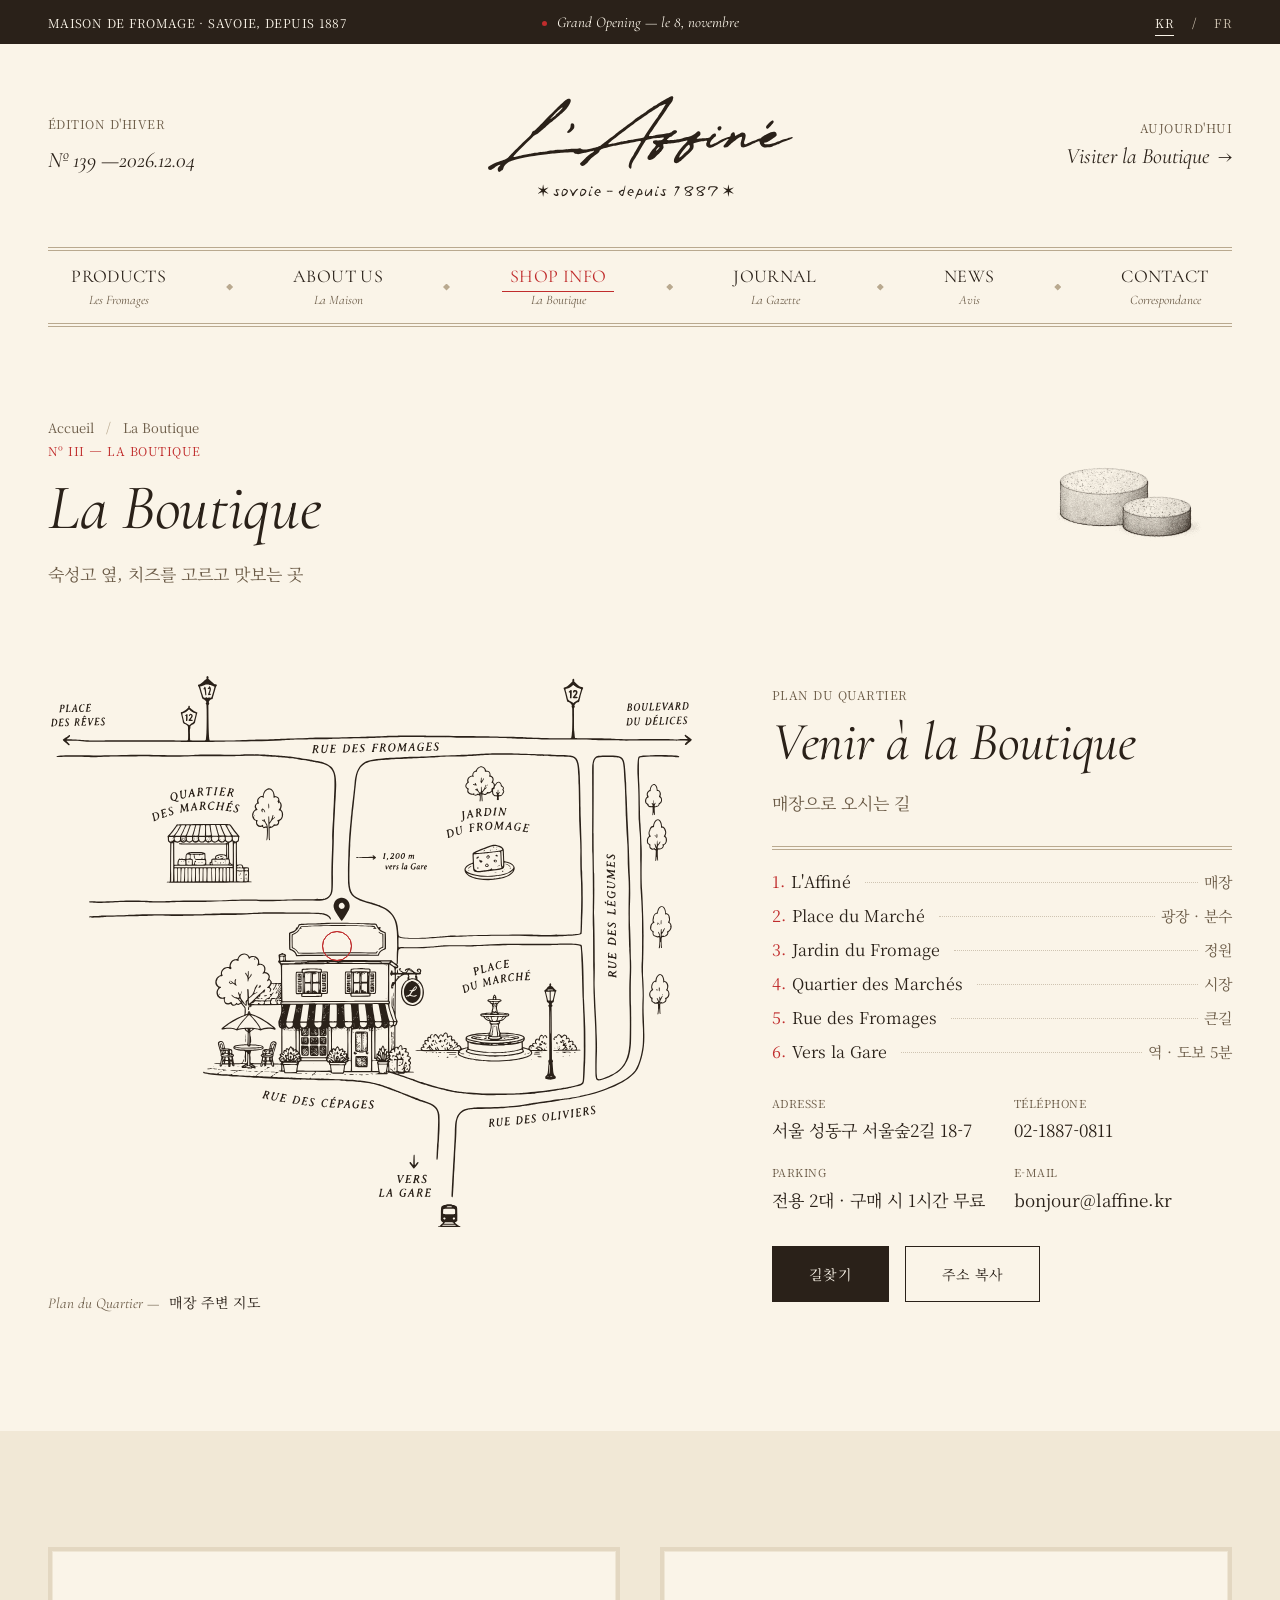
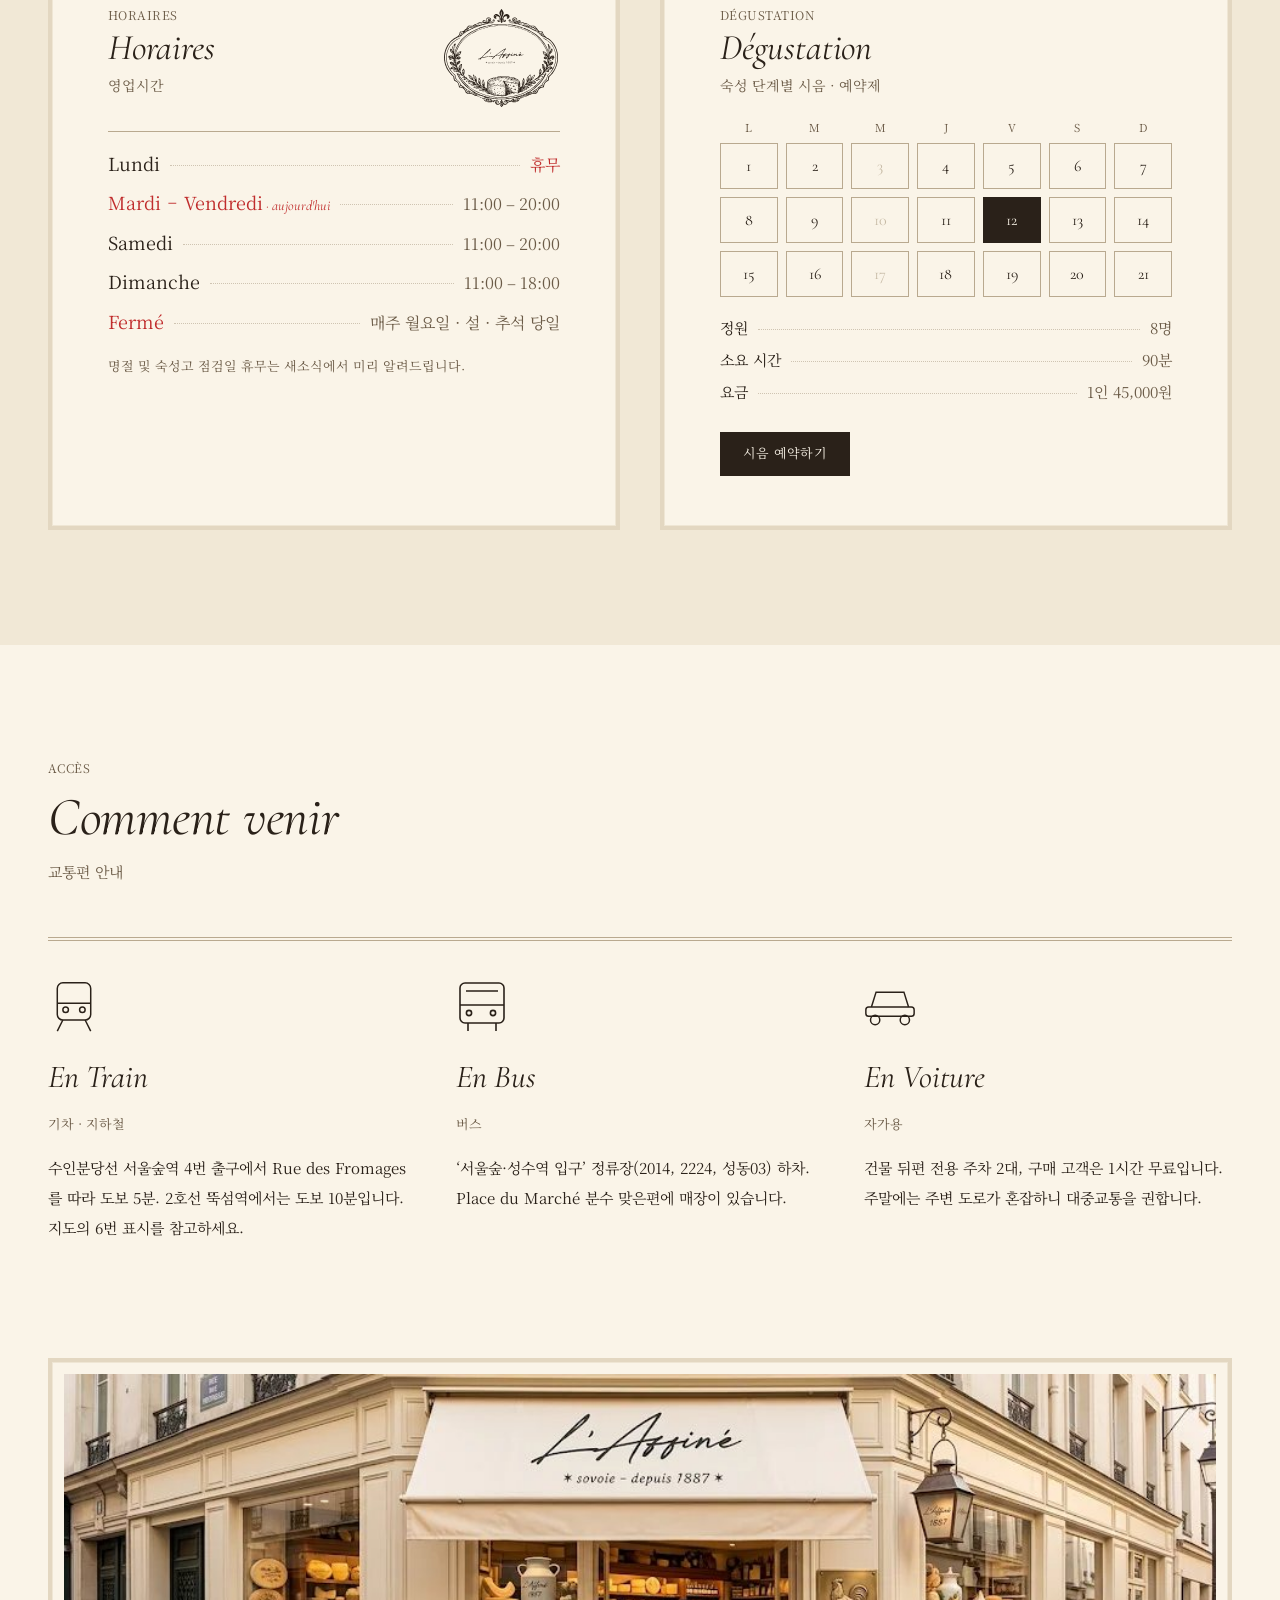
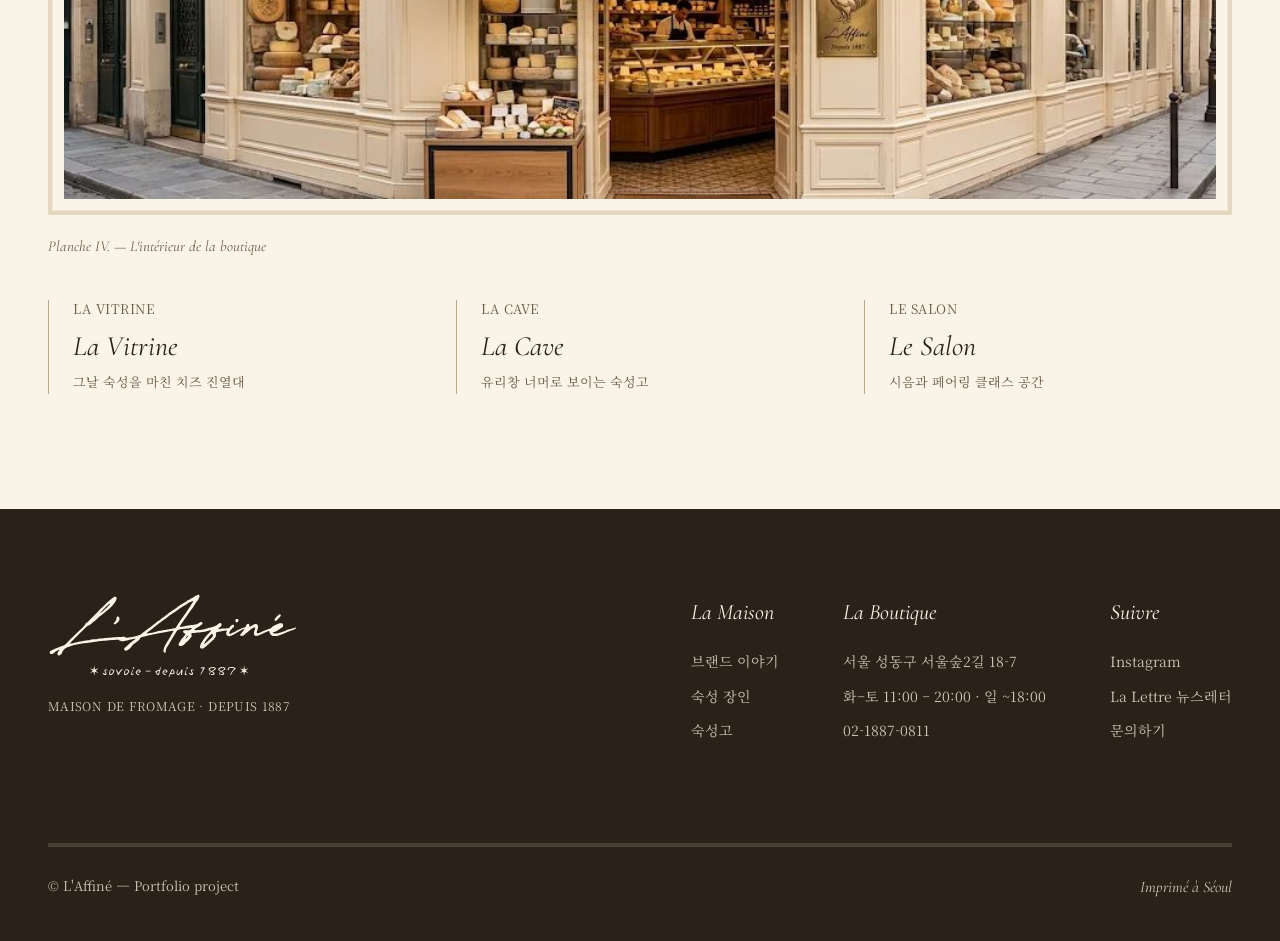
<file: shop.html>
<!DOCTYPE html>
<html lang="ko">
<head>
  <meta charset="UTF-8">
  <meta name="viewport" content="width=device-width, initial-scale=1">
  <title>La Boutique — L'Affiné</title>
  <meta name="description" content="L'Affiné 매장 안내 — 오시는 길, 영업시간, 시음 예약.">
  <meta name="theme-color" content="#FAF4E8">
  <link rel="icon" href="img/favicon.svg" type="image/svg+xml">
  <link rel="preconnect" href="https://fonts.googleapis.com">
  <link rel="preconnect" href="https://fonts.gstatic.com" crossorigin>
  <link href="https://fonts.googleapis.com/css2?family=Cormorant+Garamond:ital,wght@0,400;0,500;1,400;1,500&family=Noto+Serif+KR:wght@400;500;600;700&display=swap" rel="stylesheet">
  <link rel="stylesheet" href="css/style.css">
  <script>document.documentElement.classList.add('js');</script>
</head>
<body class="page-shop">

<a class="sr-only" href="#content">본문 바로가기</a>
<div class="progress" aria-hidden="true"></div>

<header class="site-header">
  <div class="topbar">
    <div class="container topbar__inner">
      <p class="topbar__left">Maison de Fromage · Savoie, depuis 1887</p>
      <p class="topbar__center"><span class="dot" aria-hidden="true"></span>Grand Opening — le 8, novembre</p>
      <div class="lang" role="group" aria-label="언어 선택">
        <button type="button" class="is-active" data-lang="kr">KR</button><span aria-hidden="true">/</span><button type="button" data-lang="fr">FR</button>
      </div>
    </div>
  </div>

  <div class="masthead">
    <div class="container masthead__inner">
      <div class="masthead__meta">
        <p class="eyebrow">Édition d'hiver</p>
        <p class="it">Nº 139 —<span data-today>2026.11.16</span></p>
      </div>
      <a class="brand" href="index.html" aria-label="L'Affiné 홈"><img src="img/logo.svg" alt="L'Affiné — savoie · depuis 1887" width="309" height="107"></a>
      <div class="masthead__right">
        <p class="eyebrow">Aujourd'hui</p>
        <a class="link-it" href="shop.html">Visiter la Boutique <span class="arrow">→</span></a>
      </div>
    </div>
  </div>

  <nav class="nav" aria-label="주 메뉴">
    <div class="container">
      <div class="nav__inner">
        <a class="nav__mini-logo" href="index.html" tabindex="-1" aria-hidden="true"><img src="img/logo.svg" alt=""></a>
        <ul class="nav__list">
          <li class="nav__item"><a class="nav__link" href="products.html"><span class="nav__en">Products</span><span class="nav__fr">Les Fromages</span></a></li>
          <li class="nav__item"><a class="nav__link" href="about.html"><span class="nav__en">About us</span><span class="nav__fr">La Maison</span></a></li>
          <li class="nav__item"><a class="nav__link is-current" aria-current="page" href="shop.html"><span class="nav__en">Shop info</span><span class="nav__fr">La Boutique</span></a></li>
          <li class="nav__item"><a class="nav__link" href="journal.html"><span class="nav__en">Journal</span><span class="nav__fr">La Gazette</span></a></li>
          <li class="nav__item"><a class="nav__link" href="news.html"><span class="nav__en">News</span><span class="nav__fr">Avis</span></a></li>
          <li class="nav__item"><a class="nav__link" href="contact.html"><span class="nav__en">Contact</span><span class="nav__fr">Correspondance</span></a></li>
        </ul>
      </div>
    </div>
  </nav>

  <div class="mbar">
    <div class="container mbar__inner">
      <p class="mbar__meta">Nº 139<span> — <span data-today>2026.11.16</span></span></p>
      <a class="brand" href="index.html" aria-label="L'Affiné 홈"><img src="img/logo.svg" alt="L'Affiné" width="309" height="107"></a>
      <button class="burger" type="button" aria-label="메뉴 열기" aria-expanded="false" aria-controls="drawer"><span></span><span></span><span></span></button>
    </div>
  </div>

  <div class="drawer" id="drawer" aria-hidden="true">
    <p class="eyebrow" style="margin-bottom:18px">Sommaire</p>
    <ul class="drawer__list">
      <li><a href="products.html"><span class="num">I.</span><span class="en">Products</span><span class="fr">Les Fromages</span></a></li>
          <li><a href="about.html"><span class="num">II.</span><span class="en">About us</span><span class="fr">La Maison</span></a></li>
          <li><a href="shop.html" class="is-current"><span class="num">III.</span><span class="en">Shop info</span><span class="fr">La Boutique</span></a></li>
          <li><a href="journal.html"><span class="num">IV.</span><span class="en">Journal</span><span class="fr">La Gazette</span></a></li>
          <li><a href="news.html"><span class="num">V.</span><span class="en">News</span><span class="fr">Avis</span></a></li>
          <li><a href="contact.html"><span class="num">VI.</span><span class="en">Contact</span><span class="fr">Correspondance</span></a></li>
    </ul>
    <div class="drawer__foot">
      <a class="link-it" href="shop.html">Visiter la Boutique <span class="arrow">→</span></a>
      <p class="eyebrow">Savoie · depuis 1887</p>
    </div>
  </div>
</header>

<main id="content">

  <section class="page-hero">
    <div class="container page-hero__inner">
      <div>
        <nav class="crumb reveal" aria-label="breadcrumb"><a href="index.html">Accueil</a><span class="sep">/</span><span>La Boutique</span></nav>
        <p class="eyebrow eyebrow--red reveal" style="--d:.05s">Nº III — La Boutique</p>
        <h1 class="display h-lg split-words">La Boutique</h1>
        <p class="sub-kr reveal" style="--d:.3s">숙성고 옆, 치즈를 고르고 맛보는 곳</p>
      </div>
      <div class="page-hero__art reveal reveal--right" style="--d:.2s"><img src="img/cheese-chevrotin.webp" alt="작은 치즈 두 개 세밀화" width="800" height="480"></div>
    </div>
  </section>

  <section class="section shopmap" id="plan" style="padding-top:20px">
    <div class="container shopmap__grid">
      <figure class="shopmap__map reveal">
        <img src="img/map.svg" alt="매장 주변 손그림 지도" width="882" height="759" loading="lazy">
        <span class="pin" aria-hidden="true"></span>
        <figcaption class="caption"><span>Plan du Quartier —</span><span class="kr">매장 주변 지도</span></figcaption>
      </figure>
      <div>
        <p class="eyebrow reveal">Plan du quartier</p>
        <h2 class="display h-md split-words" style="margin-block:10px 18px">Venir à la Boutique</h2>
        <p class="sub-kr reveal">매장으로 오시는 길</p>
        <ol class="route reveal" style="--d:.1s">
          <li><span class="n">1.</span>L'Affiné<span class="dots"></span><span class="v">매장</span></li>
          <li><span class="n">2.</span>Place du Marché<span class="dots"></span><span class="v">광장 · 분수</span></li>
          <li><span class="n">3.</span>Jardin du Fromage<span class="dots"></span><span class="v">정원</span></li>
          <li><span class="n">4.</span>Quartier des Marchés<span class="dots"></span><span class="v">시장</span></li>
          <li><span class="n">5.</span>Rue des Fromages<span class="dots"></span><span class="v">큰길</span></li>
          <li><span class="n">6.</span>Vers la Gare<span class="dots"></span><span class="v">역 · 도보 5분</span></li>
        </ol>
        <div class="contact-grid reveal" style="--d:.15s">
          <div><p class="eyebrow">Adresse</p><p data-address>서울 성동구 서울숲2길 18-7</p></div>
          <div><p class="eyebrow">Téléphone</p><p><a href="tel:02-1887-0811">02-1887-0811</a></p></div>
          <div><p class="eyebrow">Parking</p><p>전용 2대 · 구매 시 1시간 무료</p></div>
          <div><p class="eyebrow">E-mail</p><p><a href="mailto:bonjour@laffine.kr">bonjour@laffine.kr</a></p></div>
        </div>
        <div class="shop-cta reveal" style="--d:.2s">
          <a class="btn btn--solid" href="#" target="_blank" rel="noopener">길찾기</a>
          <button class="btn" type="button" data-copy-address>주소 복사</button>
        </div>
      </div>
    </div>
  </section>

  <section class="section section--tint" id="horaires">
    <div class="container boards">
      <div class="frame frame--thick reveal" style="padding:0">
        <div class="board">
          <div class="head">
            <div><p class="eyebrow">Horaires</p><h2 class="display">Horaires</h2><p class="sub">영업시간</p></div>
            <div class="board__crest" aria-hidden="true"><img src="img/crest.svg" alt=""><img class="mini" src="img/logo.svg" alt=""></div>
          </div>
          <ul class="hours" data-hours>
            <li data-days="1"><span class="k">Lundi</span><span class="dots"></span><span class="v is-closed">휴무</span></li>
            <li data-days="2,3,4,5"><span class="k">Mardi – Vendredi</span><span class="dots"></span><span class="v">11:00 – 20:00</span></li>
            <li data-days="6"><span class="k">Samedi</span><span class="dots"></span><span class="v">11:00 – 20:00</span></li>
            <li data-days="0"><span class="k">Dimanche</span><span class="dots"></span><span class="v">11:00 – 18:00</span></li>
            <li><span class="k is-closed">Fermé</span><span class="dots"></span><span class="v">매주 월요일 · 설 · 추석 당일</span></li>
          </ul>
          <p class="note">명절 및 숙성고 점검일 휴무는 새소식에서 미리 알려드립니다.</p>
        </div>
      </div>
      <div class="frame frame--thick reveal" style="padding:0;--d:.1s" id="degustation">
        <div class="board">
          <p class="eyebrow">Dégustation</p>
          <h2 class="display">Dégustation</h2>
          <p class="sub">숙성 단계별 시음 · 예약제</p>
          <div class="cal">
            <div class="cal__dow" aria-hidden="true"><span>L</span><span>M</span><span>M</span><span>J</span><span>V</span><span>S</span><span>D</span></div>
            <div class="cal__days" role="group" aria-label="시음 날짜 선택"><button type="button" aria-pressed="false">1</button><button type="button" aria-pressed="false">2</button><button type="button" aria-pressed="false" disabled aria-disabled="true">3</button><button type="button" aria-pressed="false">4</button><button type="button" aria-pressed="false">5</button><button type="button" aria-pressed="false">6</button><button type="button" aria-pressed="false">7</button><button type="button" aria-pressed="false">8</button><button type="button" aria-pressed="false">9</button><button type="button" aria-pressed="false" disabled aria-disabled="true">10</button><button type="button" aria-pressed="false">11</button><button type="button" class="is-active" aria-pressed="true">12</button><button type="button" aria-pressed="false">13</button><button type="button" aria-pressed="false">14</button><button type="button" aria-pressed="false">15</button><button type="button" aria-pressed="false">16</button><button type="button" aria-pressed="false" disabled aria-disabled="true">17</button><button type="button" aria-pressed="false">18</button><button type="button" aria-pressed="false">19</button><button type="button" aria-pressed="false">20</button><button type="button" aria-pressed="false">21</button></div>
          </div>
          <dl class="specs">
            <div class="spec"><dt>정원</dt><span class="lead-dots"></span><dd>8명</dd></div>
            <div class="spec"><dt>소요 시간</dt><span class="lead-dots"></span><dd>90분</dd></div>
            <div class="spec"><dt>요금</dt><span class="lead-dots"></span><dd>1인 45,000원</dd></div>
          </dl>
          <a class="btn btn--solid btn--sm" href="contact.html" data-reserve>시음 예약하기</a>
        </div>
      </div>
    </div>
  </section>

  <section class="section">
    <div class="container">
      <div class="sec-head">
        <p class="eyebrow reveal">Accès</p>
        <h2 class="display h-md split-words">Comment venir</h2>
        <p class="sub-kr reveal" style="font-size:15px;margin-top:10px">교통편 안내</p>
      </div>
      <div class="access">
        <div class="access__item reveal"><svg viewBox="0 0 40 56" fill="none" stroke="#2A2119" stroke-width="1.6" aria-hidden="true"><rect x="2" y="2" width="36" height="40" rx="6"/><path d="M2 24h36"/><circle cx="11" cy="31" r="3"/><circle cx="29" cy="31" r="3"/><path d="M8 42 2 54M32 42l6 12"/></svg><h3>En Train</h3><p class="k">기차 · 지하철</p><p>수인분당선 서울숲역 4번 출구에서 Rue des Fromages를 따라 도보 5분. 2호선 뚝섬역에서는 도보 10분입니다. 지도의 6번 표시를 참고하세요.</p></div>
        <div class="access__item reveal" style="--d:.1s"><svg viewBox="0 0 48 52" fill="none" stroke="#2A2119" stroke-width="1.6" aria-hidden="true"><rect x="2" y="2" width="44" height="40" rx="5"/><path d="M2 24h44M8 10h32"/><circle cx="11" cy="32" r="2.6"/><circle cx="35" cy="32" r="2.6"/><path d="M10 42v8M38 42v8"/></svg><h3>En Bus</h3><p class="k">버스</p><p>‘서울숲·성수역 입구’ 정류장(2014, 2224, 성동03) 하차. Place du Marché 분수 맞은편에 매장이 있습니다.</p></div>
        <div class="access__item reveal" style="--d:.2s"><svg viewBox="0 0 56 44" fill="none" stroke="#2A2119" stroke-width="1.6" aria-hidden="true"><path d="M8 22 13 6h30l5 16"/><rect x="2" y="22" width="52" height="10" rx="3"/><circle cx="12" cy="36" r="5"/><circle cx="44" cy="36" r="5"/></svg><h3>En Voiture</h3><p class="k">자가용</p><p>건물 뒤편 전용 주차 2대, 구매 고객은 1시간 무료입니다. 주말에는 주변 도로가 혼잡하니 대중교통을 권합니다.</p></div>
      </div>
    </div>
  </section>

  <section class="section storefront" style="padding-top:0">
    <div class="container">
      <figure>
        <div class="frame frame--thick reveal-mask"><div class="photo"><img src="img/storefront.jpg" alt="L'Affiné 차양이 달린 매장 외관" width="1024" height="350"></div></div>
        <figcaption class="caption reveal"><span>Planche IV. — L'intérieur de la boutique</span></figcaption>
      </figure>
      <div class="rooms">
        <div class="room reveal"><p class="eyebrow">La Vitrine</p><h3>La Vitrine</h3><p>그날 숙성을 마친 치즈 진열대</p></div>
        <div class="room reveal" style="--d:.1s"><p class="eyebrow">La Cave</p><h3>La Cave</h3><p>유리창 너머로 보이는 숙성고</p></div>
        <div class="room reveal" style="--d:.2s"><p class="eyebrow">Le Salon</p><h3>Le Salon</h3><p>시음과 페어링 클래스 공간</p></div>
      </div>
    </div>
  </section>
</main>

<footer class="footer">
  <div class="container">
    <div class="footer__top">
      <div class="footer__brand reveal">
        <a href="index.html" aria-label="L'Affiné 홈"><img src="img/logo-light.svg" alt="L'Affiné" width="309" height="107"></a>
        <p>Maison de Fromage · Depuis 1887</p>
      </div>
      <div class="footer__cols reveal" style="--d:.1s">
        <div>
          <h4>La Maison</h4>
          <ul><li><a href="about.html">브랜드 이야기</a></li><li><a href="about.html#affineurs">숙성 장인</a></li><li><a href="about.html#cave">숙성고</a></li></ul>
        </div>
        <div>
          <h4>La Boutique</h4>
          <ul><li><a href="shop.html">서울 성동구 서울숲2길 18-7</a></li><li><a href="shop.html#horaires">화–토 11:00 – 20:00 · 일 ~18:00</a></li><li><a href="tel:02-1887-0811">02-1887-0811</a></li></ul>
        </div>
        <div>
          <h4>Suivre</h4>
          <ul><li><a href="#" target="_blank" rel="noopener">Instagram</a></li><li><a href="index.html#lettre">La Lettre 뉴스레터</a></li><li><a href="contact.html">문의하기</a></li></ul>
        </div>
      </div>
    </div>
    <div class="footer__bottom">
      <p>© L'Affiné — Portfolio project</p>
      <p class="it">Imprimé à Séoul</p>
    </div>
  </div>
</footer>

<button class="to-top" type="button" aria-label="맨 위로">
  <svg class="ring" viewBox="0 0 60 60" aria-hidden="true"><circle cx="30" cy="30" r="29"/></svg>
  <span class="lbl"><b>↑</b>haut</span>
</button>
<div class="toast" role="status" aria-live="polite"><span class="it">L'Affiné</span><span class="msg"></span></div>

<script src="js/main.js" defer></script>
</body>
</html>
</file>
<file: css/style.css>
/* ==========================================================================
   L'Affiné — Maison de Fromage, depuis 1887
   공통 스타일시트 (모든 페이지 공유)
   --------------------------------------------------------------------------
   01. Tokens
   02. Base / Reset
   03. Typography helpers
   04. Layout helpers
   05. Buttons & links
   06. Header (topbar · masthead · nav · mobile drawer)
   07. Page hero (서브 페이지 공통)
   08. Components (frame, specimen card, spec rows, age filter, toc …)
   09. Sections — Main
   10. Sections — Products
   11. Sections — About
   12. Sections — Shop info
   13. Sections — Journal
   14. Sections — News
   15. Sections — Contact
   16. Footer
   17. UI chrome (scroll progress, to-top, toast, scroll cue)
   18. Reveal animations
   19. Responsive
   ========================================================================== */

/* 01. Tokens ------------------------------------------------------------- */
:root {
  --bg: #FAF4E8;
  /* 종이 */
  --bg-2: #F1E8D6;
  /* 섹션 베이지 */
  --card: #F5EDDD;
  /* 카드 내부 */
  --ink: #2A2119;
  /* 본문 · 다크 */
  --muted: #6B5B47;
  /* 보조 텍스트 */
  --line: #B9A98F;
  /* 괘선 */
  --line-soft: #E3D7C1;
  /* 프레임 */
  --leader: #CFC4B2;
  /* 점선 리더 · 푸터 텍스트 */
  --red: #C02C2C;
  /* 잉크 레드 */
  --cream: #E6D8BD;

  --fr: "Cormorant Garamond", "Times New Roman", serif;
  --kr: "Noto Serif KR", "Apple SD Gothic Neo", serif;

  --container: 1440px;
  --gutter: clamp(20px, 4vw, 48px);
  --section: clamp(80px, 9vw, 140px);

  --ease: cubic-bezier(.22, .61, .36, 1);
  --ease-out: cubic-bezier(.16, 1, .3, 1);
}

/* 02. Base / Reset ------------------------------------------------------- */
*,
*::before,
*::after {
  box-sizing: border-box;
}

* {
  margin: 0;
  padding: 0;
}

html {
  -webkit-text-size-adjust: 100%;
  scroll-behavior: smooth;
}

body {
  background: var(--bg);
  color: var(--ink);
  font-family: var(--kr);
  font-size: 16px;
  line-height: 1.75;
  -webkit-font-smoothing: antialiased;
  text-rendering: optimizeLegibility;
  overflow-x: hidden;
}

@supports (overflow: clip) {

  html,
  body {
    overflow-x: clip;
  }
}

main {
  overflow-x: clip;
}

body.is-locked {
  overflow: hidden;
}

img,
svg {
  display: block;
  max-width: 100%;
}

img {
  height: auto;
}

a {
  color: inherit;
  text-decoration: none;
}

button,
input,
textarea,
select {
  font: inherit;
  color: inherit;
}

button {
  background: none;
  border: 0;
  cursor: pointer;
}

ul,
ol {
  list-style: none;
}

::selection {
  background: var(--ink);
  color: var(--bg);
}

:focus-visible {
  outline: 1px solid var(--red);
  outline-offset: 4px;
}

/* 03. Typography helpers ------------------------------------------------- */
.fr {
  font-family: var(--fr);
}

.it {
  font-family: var(--fr);
  font-style: italic;
  font-weight: 400;
}

.eyebrow {
  font-family: var(--kr);
  font-size: 12px;
  letter-spacing: .04em;
  text-transform: uppercase;
  color: var(--muted);
  line-height: 1.4;
}

.eyebrow--red {
  color: var(--red);
}

.display {
  font-family: var(--fr);
  font-style: italic;
  font-weight: 400;
  line-height: 1.05;
  letter-spacing: -.005em;
}

.h-xl {
  font-size: clamp(54px, 6.4vw, 124px);
}

.h-lg {
  font-size: clamp(44px, 5vw, 96px);
}

.h-md {
  font-size: clamp(40px, 4.2vw, 80px);
}

.h-sm {
  font-size: clamp(34px, 3.4vw, 66px);
}

.sub-kr {
  font-size: 17px;
  color: var(--muted);
}

.lead {
  font-size: 18px;
  line-height: 2.15;
  color: var(--ink);
  max-width: 680px;
}

.body {
  font-size: 15px;
  line-height: 2;
  color: var(--muted);
}

.red {
  color: var(--red);
}

.muted {
  color: var(--muted);
}

.center {
  text-align: center;
}

.rule {
  width: 96px;
  height: 1px;
  background: var(--ink);
  border: 0;
}

.ph {
  letter-spacing: 0;
}

/* 플레이스홀더 텍스트 */

/* 04. Layout helpers ----------------------------------------------------- */
.container {
  width: 100%;
  max-width: calc(var(--container) + var(--gutter) * 2);
  margin-inline: auto;
  padding-inline: var(--gutter);
}

.section {
  padding-block: var(--section);
}

.section--tint {
  background: var(--bg-2);
}

.section--dark {
  background: var(--ink);
  color: var(--bg);
}

.grid-3 {
  display: grid;
  grid-template-columns: repeat(3, 1fr);
  gap: 32px;
}

.split {
  display: grid;
  grid-template-columns: 1fr 1fr;
  gap: clamp(40px, 6vw, 112px);
  align-items: center;
}

.sr-only {
  position: absolute;
  width: 1px;
  height: 1px;
  overflow: hidden;
  clip: rect(0 0 0 0);
  white-space: nowrap;
}

/* 05. Buttons & links ---------------------------------------------------- */
.btn {
  --btn-fg: var(--ink);
  --btn-bg: transparent;
  --btn-fill: var(--ink);
  --btn-fill-fg: var(--bg);
  position: relative;
  display: inline-flex;
  align-items: center;
  justify-content: center;
  gap: .6em;
  min-height: 56px;
  padding: 0 36px;
  border: 1px solid var(--btn-fill);
  background: var(--btn-bg);
  color: var(--btn-fg);
  font-family: var(--kr);
  font-size: 14px;
  letter-spacing: .02em;
  overflow: hidden;
  isolation: isolate;
  transition: color .45s var(--ease), border-color .45s var(--ease), transform .25s var(--ease);
  white-space: nowrap;
}

.btn::before {
  content: "";
  position: absolute;
  inset: 0;
  z-index: -1;
  background: var(--btn-fill);
  transform: scaleX(0);
  transform-origin: right center;
  transition: transform .55s var(--ease-out);
}

.btn:hover::before,
.btn:focus-visible::before {
  transform: scaleX(1);
  transform-origin: left center;
}

.btn:hover,
.btn:focus-visible {
  color: var(--btn-fill-fg);
}

.btn:active {
  transform: translateY(1px) scale(.985);
}

.btn .arrow {
  transition: transform .45s var(--ease-out);
}

.btn:hover .arrow {
  transform: translateX(5px);
}

.btn--solid {
  --btn-bg: var(--ink);
  --btn-fg: var(--bg);
  --btn-fill: var(--red);
  --btn-fill-fg: var(--bg);
  border-color: var(--ink);
}

.btn--solid:hover {
  border-color: var(--red);
}

.btn--light {
  --btn-bg: var(--bg);
  --btn-fg: var(--ink);
  --btn-fill: var(--red);
  --btn-fill-fg: var(--bg);
  border-color: var(--bg);
}

.btn--ghost-light {
  --btn-fg: var(--bg);
  --btn-fill: var(--bg);
  --btn-fill-fg: var(--ink);
  border-color: rgba(250, 244, 232, .7);
}

.btn--sm {
  min-height: 44px;
  padding: 0 22px;
  font-size: 13px;
}

/* 이탤릭 링크 (Lire la suite →) */
.link-it {
  position: relative;
  display: inline-flex;
  align-items: center;
  gap: .35em;
  font-family: var(--fr);
  font-style: italic;
  font-size: 17px;
  color: var(--ink);
}

.link-it::after {
  content: "";
  position: absolute;
  left: 0;
  right: 0;
  bottom: 0;
  height: 1px;
  background: currentColor;
  transform: scaleX(0);
  transform-origin: right;
  transition: transform .5s var(--ease-out);
}

.link-it:hover::after {
  transform: scaleX(1);
  transform-origin: left;
}

.link-it .arrow {
  transition: transform .4s var(--ease-out);
}

.link-it:hover .arrow {
  transform: translateX(4px);
}

.link-it:hover {
  color: var(--red);
}

/* 06. Header ------------------------------------------------------------- */
.topbar {
  background: var(--ink);
  color: var(--bg);
  font-size: 12px;
}

.topbar__inner {
  height: 44px;
  display: grid;
  grid-template-columns: 1fr auto 1fr;
  align-items: center;
}

.topbar__left {
  letter-spacing: .03em;
  text-transform: uppercase;
}

.topbar__center {
  font-family: var(--fr);
  font-style: italic;
  font-size: 15px;
}

.topbar__center .dot {
  display: inline-block;
  width: 5px;
  height: 5px;
  border-radius: 50%;
  background: var(--red);
  margin-right: 10px;
  vertical-align: middle;
  animation: blink 2.4s var(--ease) infinite;
}

@keyframes blink {

  0%,
  100% {
    opacity: 1;
  }

  50% {
    opacity: .2;
  }
}

.lang {
  justify-self: end;
  display: flex;
  align-items: center;
  gap: 18px;
  color: var(--leader);
}

.lang button {
  font-size: 12px;
  letter-spacing: .04em;
  color: var(--leader);
  transition: color .3s;
  position: relative;
}

.lang button.is-active {
  color: var(--bg);
}

.lang button.is-active::after {
  content: "";
  position: absolute;
  left: 0;
  right: 0;
  bottom: -3px;
  height: 1px;
  background: currentColor;
}

.lang button:hover {
  color: var(--bg);
}

.masthead__inner {
  display: grid;
  grid-template-columns: 1fr auto 1fr;
  align-items: center;
  padding-block: 50px 46px;
}

.masthead__meta .eyebrow {
  margin-bottom: 8px;
}

.masthead__meta .it {
  font-size: 22px;
  color: var(--ink);
}

.masthead__right {
  text-align: right;
  justify-self: end;
}

.masthead__right .link-it {
  font-size: 22px;
}

.brand {
  display: block;
  width: 309px;
}

.brand img {
  width: 100%;
  height: auto;
}

.nav {
  position: sticky;
  top: 0;
  z-index: 60;
  background: var(--bg);
  transition: box-shadow .4s var(--ease);
}

.nav.is-stuck {
  box-shadow: 0 10px 30px -22px rgba(42, 33, 25, .45);
}

.nav__inner {
  position: relative;
  border-top: 4px double var(--line);
  border-bottom: 4px double var(--line);
  height: 80px;
}

/* 시안: 리스트 전체 가운데 정렬 · 글자와 다이아몬드 세로 중앙 정렬 · 글자↔다이아몬드 간격 60px */
.nav__list {
  --nav-gap: 60px;
  height: 100%;
  display: flex;
  justify-content: center;
  align-items: center;
}

.nav__item {
  display: flex;
  align-items: center;
}

.nav__item+.nav__item::before {
  content: "";
  flex: none;
  width: 7px;
  height: 7px;
  background: var(--line);
  clip-path: polygon(50% 0, 100% 50%, 50% 100%, 0 50%);
  /* 레이아웃 박스 = 보이는 다이아몬드 크기 */
  margin-inline: var(--nav-gap);
}

.nav__link {
  display: flex;
  flex-direction: column;
  align-items: center;
  line-height: 1.15;
  position: relative;
}

.nav__en {
  font-family: var(--fr);
  font-size: 18px;
  letter-spacing: .02em;
  text-transform: uppercase;
  transition: color .35s var(--ease);
}

.nav__fr {
  font-family: var(--fr);
  font-style: italic;
  font-size: 13px;
  color: var(--muted);
  margin-top: 6px;
  transition: color .35s;
}

.nav__link::after {
  content: "";
  position: absolute;
  left: -8px;
  right: -8px;
  top: 25px;
  height: 1px;
  background: var(--red);
  transform: scaleX(0);
  transition: transform .5s var(--ease-out);
}

.nav__link:hover .nav__en,
.nav__link.is-current .nav__en {
  color: var(--red);
}

.nav__link:hover::after,
.nav__link.is-current::after {
  transform: scaleX(1);
}

.nav__mini-logo {
  position: absolute;
  left: 0;
  top: 50%;
  width: 110px;
  translate: 0 -50%;
  opacity: 0;
  pointer-events: none;
  transition: opacity .4s var(--ease), translate .5s var(--ease-out);
}

.nav.is-stuck .nav__mini-logo {
  opacity: 1;
  pointer-events: auto;
  translate: 0 -50%;
}

/* 모바일 헤더 */
.mbar {
  display: none;
}

.burger {
  width: 44px;
  height: 44px;
  position: relative;
}

.burger span {
  position: absolute;
  left: 10px;
  right: 10px;
  height: 1px;
  background: var(--ink);
  transition: transform .45s var(--ease-out), opacity .3s, top .45s var(--ease-out);
}

.burger span:nth-child(1) {
  top: 15px;
}

.burger span:nth-child(2) {
  top: 22px;
}

.burger span:nth-child(3) {
  top: 29px;
}

.is-menu-open .burger span:nth-child(1) {
  top: 22px;
  transform: rotate(45deg);
}

.is-menu-open .burger span:nth-child(2) {
  opacity: 0;
}

.is-menu-open .burger span:nth-child(3) {
  top: 22px;
  transform: rotate(-45deg);
}

.drawer {
  position: fixed;
  inset: 0;
  z-index: 90;
  background: var(--bg);
  display: flex;
  flex-direction: column;
  padding: 100px var(--gutter) 40px;
  clip-path: inset(0 0 100% 0);
  transition: clip-path .7s var(--ease-out);
  visibility: hidden;
}

.is-menu-open .drawer {
  clip-path: inset(0 0 0 0);
  visibility: visible;
}

.drawer__list li {
  border-bottom: 1px solid var(--line-soft);
  overflow: hidden;
}

.drawer__list a {
  display: flex;
  align-items: baseline;
  justify-content: space-between;
  padding: 16px 0;
  transform: translateY(110%);
  transition: transform .7s var(--ease-out);
}

.is-menu-open .drawer__list a {
  transform: none;
}

.drawer__list li:nth-child(2) a {
  transition-delay: .05s;
}

.drawer__list li:nth-child(3) a {
  transition-delay: .1s;
}

.drawer__list li:nth-child(4) a {
  transition-delay: .15s;
}

.drawer__list li:nth-child(5) a {
  transition-delay: .2s;
}

.drawer__list li:nth-child(6) a {
  transition-delay: .25s;
}

.drawer__list .num {
  font-family: var(--fr);
  font-style: italic;
  color: var(--red);
  font-size: 18px;
  width: 40px;
}

.drawer__list .en {
  font-family: var(--fr);
  font-size: 30px;
  flex: 1;
}

.drawer__list .fr {
  font-family: var(--fr);
  font-style: italic;
  color: var(--muted);
  font-size: 15px;
}

.drawer__list a.is-current .en {
  color: var(--red);
}

.drawer__foot {
  margin-top: auto;
  display: flex;
  justify-content: space-between;
  align-items: end;
  gap: 20px;
}

.drawer__foot .it {
  font-size: 20px;
}

/* 07. Page hero (서브 페이지) ------------------------------------------- */
.page-hero {
  padding-top: clamp(48px, 7vw, 136px);
  padding-bottom: clamp(48px, 5vw, 96px);
}

.page-hero__inner {
  display: grid;
  grid-template-columns: 1fr auto;
  align-items: center;
  gap: 40px;
}

.crumb {
  font-size: 13px;
  color: var(--muted);
  display: flex;
  gap: 12px;
  margin-bottom: 4px;
}

.crumb a {
  transition: color .3s;
}

.crumb a:hover {
  color: var(--red);
}

.crumb .sep {
  color: var(--line);
}

.page-hero .eyebrow {
  margin-bottom: 14px;
}

.page-hero .display {
  margin-bottom: 18px;
}

.page-hero__art {
  width: clamp(180px, 17vw, 320px);
}

.page-hero__art img {
  animation: floaty 7s ease-in-out infinite;
}

@keyframes floaty {

  0%,
  100% {
    transform: translateY(0) rotate(0);
  }

  50% {
    transform: translateY(-8px) rotate(-1deg);
  }
}

/* 08. Components --------------------------------------------------------- */
/* 이중 테두리 액자 */
.frame {
  position: relative;
  border: 1px solid var(--line-soft);
  padding: 4px;
  background: var(--bg);
}

.frame::before {
  content: "";
  position: absolute;
  inset: 4px;
  border: 1px solid var(--line-soft);
  pointer-events: none;
  z-index: 2;
}

.frame--thick {
  border-width: 4px;
  border-color: var(--line-soft);
  padding: 12px;
}

.frame--thick::before {
  inset: 0;
  border: 1px solid #EFE6D4;
}

.photo {
  overflow: hidden;
  position: relative;
}

.photo img {
  width: 100%;
  height: 100%;
  object-fit: cover;
  transition: transform 1.4s var(--ease-out);
}

.photo:hover img {
  transform: scale(1.045);
}

.caption {
  display: flex;
  justify-content: space-between;
  margin-top: 18px;
  font-family: var(--fr);
  font-style: italic;
  font-size: 15px;
  color: var(--muted);
}

/* 점선 리더 스펙 행 */
.specs {
  display: grid;
  gap: 6px;
}

.specs--top {
  border-top: 1px solid var(--line);
  padding-top: 16px;
}

.spec {
  display: flex;
  align-items: baseline;
  gap: 10px;
  font-size: 14px;
}

.spec dt,
.spec .k {
  color: var(--ink);
  flex: none;
}

.spec dd,
.spec .v {
  color: var(--muted);
  flex: none;
  margin-left: auto;
}

.spec::after {
  display: none;
}

.spec .lead-dots {
  flex: 1;
  border-bottom: 1px dotted var(--leader);
  transform: translateY(-4px);
  min-width: 20px;
}

/* 치즈 도감 카드 */
.specimen {
  position: relative;
  border: 1px solid var(--line-soft);
  padding: 4px;
  background: var(--bg);
  transition: transform .6s var(--ease-out), box-shadow .6s var(--ease-out), border-color .4s;
  will-change: transform;
}

.specimen::before {
  content: "";
  position: absolute;
  inset: 4px;
  border: 1px solid var(--line-soft);
  pointer-events: none;
  transition: border-color .4s, inset .5s var(--ease-out);
}

.specimen__in {
  padding: 28px 28px 30px;
}

.specimen__head {
  display: flex;
  justify-content: space-between;
  font-size: 12px;
  color: var(--muted);
  letter-spacing: .03em;
  margin-bottom: 14px;
}

.specimen__plate {
  transition: color .3s;
}

.specimen__img {
  height: 240px;
  background: #F3EAD9;
  overflow: hidden;
  display: grid;
  place-items: center;
}

.specimen__img img {
  width: min(100%, 320px);
  height: auto;
  transition: transform 1s var(--ease-out);
}

.specimen__name {
  font-family: var(--fr);
  font-style: italic;
  font-size: clamp(26px, 1.7vw, 32px);
  text-align: center;
  margin-top: 22px;
  line-height: 1.2;
}

.specimen__type {
  text-align: center;
  font-size: 13px;
  color: var(--muted);
  margin-top: 6px;
}

.specimen__quote {
  text-align: center;
  font-size: 14px;
  margin-top: 10px;
  padding-bottom: 18px;
  border-bottom: 1px solid var(--line);
}

.specimen .specs {
  margin-top: 18px;
  gap: 4px;
}

.specimen:hover {
  transform: translateY(-8px);
  box-shadow: 0 30px 50px -34px rgba(42, 33, 25, .55);
  border-color: var(--line);
}

.specimen:hover::before {
  border-color: var(--line);
  inset: 6px;
}

.specimen:hover .specimen__img img {
  transform: scale(1.08) rotate(-1.5deg);
}

.specimen:hover .specimen__plate {
  color: var(--red);
}

.specimen.is-hidden {
  display: none;
}

.specimen.is-entering {
  animation: cardIn .7s var(--ease-out) both;
}

@keyframes cardIn {
  from {
    opacity: 0;
    transform: translateY(24px) scale(.98);
  }

  to {
    opacity: 1;
    transform: none;
  }
}

/* 숙성 기간 필터 */
.age-tabs {
  display: grid;
  grid-template-columns: repeat(var(--n, 3), 1fr);
  border: 1px solid var(--ink);
}

.age-tab {
  position: relative;
  padding: 19px 10px;
  text-align: center;
  line-height: 1.3;
  border-right: 1px solid var(--ink);
  background: transparent;
  color: var(--ink);
  overflow: hidden;
  transition: color .45s var(--ease);
}

.age-tab:last-child {
  border-right: 0;
}

.age-tab::before {
  content: "";
  position: absolute;
  inset: 0;
  background: var(--ink);
  z-index: -1;
  transform: translateY(101%);
  transition: transform .55s var(--ease-out);
}

.age-tab {
  z-index: 0;
  isolation: isolate;
}

.age-tab .t {
  display: block;
  font-family: var(--fr);
  font-style: italic;
  font-size: 24px;
}

.age-tab .s {
  display: block;
  font-size: 12px;
  color: var(--muted);
  transition: color .45s;
}

.age-tab:hover::before {
  transform: translateY(88%);
}

.age-tab.is-active {
  color: var(--bg);
}

.age-tab.is-active::before {
  transform: translateY(0);
}

.age-tab.is-active .s {
  color: var(--leader);
}

.timeline {
  position: relative;
  margin-top: 52px;
  padding-top: 2px;
}

.timeline__track {
  position: relative;
  height: 20px;
  margin-inline: 8px;
}

.timeline__base {
  position: absolute;
  left: 0;
  right: 0;
  top: 9px;
  height: 1px;
  background: var(--line);
}

.timeline__tick {
  position: absolute;
  top: 4px;
  width: 1px;
  height: 11px;
  background: var(--line);
}

.timeline__tick--major {
  top: 0;
  height: 19px;
}

.timeline__range {
  position: absolute;
  top: 8px;
  height: 3px;
  background: var(--ink);
  left: var(--from, 20%);
  width: calc(var(--to, 60%) - var(--from, 20%));
  transition: left .8s var(--ease-out), width .8s var(--ease-out);
}

.timeline__knob {
  position: absolute;
  top: 2px;
  width: 15px;
  height: 15px;
  translate: -50% 0;
  rotate: 45deg;
  border: 1.5px solid var(--ink);
  background: var(--bg);
  transition: left .8s var(--ease-out), transform .3s;
}

.timeline__knob--from {
  left: var(--from, 20%);
}

.timeline__knob--to {
  left: var(--to, 60%);
  background: var(--red);
  border-color: var(--ink);
}

.timeline__labels {
  position: relative;
  height: 24px;
  margin-top: 10px;
  margin-inline: 8px;
}

.timeline__labels span {
  position: absolute;
  translate: -50% 0;
  font-family: var(--fr);
  font-style: italic;
  font-size: 15px;
  color: var(--muted);
  white-space: nowrap;
  transition: color .4s;
}

.timeline__labels span:first-child {
  translate: 0 0;
}

.timeline__labels span:last-child {
  translate: -100% 0;
}

.timeline__labels span.is-on {
  color: var(--ink);
}

/* 이탤릭 목차 리스트 */
.toc {
  border-top: 4px double var(--line);
}

.toc li {
  border-bottom: 1px solid var(--line);
}

.toc a {
  display: grid;
  grid-template-columns: 80px auto 1fr auto;
  align-items: center;
  gap: 16px;
  padding: 21px 0;
  position: relative;
  transition: padding .5s var(--ease-out);
}

.toc .roman {
  font-family: var(--fr);
  font-style: italic;
  font-size: 26px;
  color: var(--red);
}

.toc .title {
  font-family: var(--fr);
  font-size: 32px;
  line-height: 1;
  min-width: 260px;
  transition: color .3s;
}

.toc .kr {
  font-size: 14px;
  color: var(--muted);
  display: flex;
  align-items: center;
  gap: 24px;
}

.toc .kr::after {
  content: "";
  flex: 1;
  border-bottom: 1px dotted var(--leader);
}

.toc .page {
  font-family: var(--fr);
  font-style: italic;
  font-size: 17px;
  color: var(--muted);
  transition: color .3s;
}

.toc a::before {
  content: "";
  position: absolute;
  left: 0;
  bottom: -1px;
  height: 1px;
  width: 100%;
  background: var(--ink);
  transform: scaleX(0);
  transform-origin: left;
  transition: transform .7s var(--ease-out);
}

.toc a:hover {
  padding-left: 14px;
}

.toc a:hover::before {
  transform: scaleX(1);
}

.toc a:hover .title,
.toc a:hover .page {
  color: var(--red);
}

/* 좌측 타이틀 + 우측 리스트 (Table des matières / Archives / Avis précédents / FAQ) */
.index-split {
  display: grid;
  grid-template-columns: 400px 1fr;
  gap: clamp(40px, 7vw, 120px);
  align-items: start;
}

.index-split__aside {
  text-align: center;
}

.index-split__aside .eyebrow {
  text-align: left;
  margin-bottom: 18px;
}

.index-split__aside .display {
  margin-bottom: 14px;
}

.index-split__aside .sub-kr {
  font-size: 16px;
  margin-bottom: 18px;
}

.index-split__aside .body {
  font-size: 13px;
}

.index-split__aside img {
  width: 300px;
  margin: 28px auto 0;
}

/* 날짜 목록 */
.ledger {
  border-top: 4px double var(--line);
}

.ledger li {
  border-bottom: 1px solid transparent;
}

.ledger a {
  display: flex;
  align-items: baseline;
  gap: 12px;
  padding: 11px 0;
  font-size: 16px;
  transition: transform .45s var(--ease-out);
}

.ledger .tag {
  font-family: var(--fr);
  font-style: italic;
  color: var(--red);
  font-size: 16px;
  flex: none;
}

.ledger .t {
  flex: none;
}

.ledger .dots {
  flex: 1;
  border-bottom: 1px dotted var(--leader);
  transform: translateY(-5px);
}

.ledger .d {
  color: var(--muted);
  font-family: var(--fr);
  font-size: 17px;
  flex: none;
}

.ledger a:hover {
  transform: translateX(8px);
}

.ledger a:hover .t {
  color: var(--red);
}

/* 페이지네이션 */
.pager {
  display: flex;
  justify-content: center;
  align-items: center;
  gap: clamp(20px, 6vw, 112px);
  margin-top: clamp(60px, 8vw, 150px);
  font-family: var(--fr);
}

.pager__nav {
  font-style: italic;
  font-size: 19px;
  color: var(--muted);
  transition: color .3s, transform .3s;
}

.pager__nav:hover {
  color: var(--ink);
}

.pager__nav[data-dir="prev"]:hover {
  transform: translateX(-4px);
}

.pager__nav[data-dir="next"]:hover {
  transform: translateX(4px);
}

.pager__nums {
  display: flex;
  gap: 10px;
  font-size: 22px;
  align-items: center;
}

.pager__nums button {
  color: var(--ink);
  transition: color .3s;
}

.pager__nums button.is-active {
  color: var(--red);
}

.pager__nums button:hover {
  color: var(--red);
}

.pager__nums .sep {
  color: var(--muted);
}

/* 칩 필터 */
.chips {
  display: flex;
  flex-wrap: wrap;
  gap: 10px;
}

.chip {
  border: 1px solid var(--line);
  border-radius: 999px;
  padding: 8px 18px;
  font-size: 13px;
  line-height: 1;
  background: var(--bg);
  transition: background .35s, color .35s, border-color .35s, transform .25s;
}

.chip:hover {
  border-color: var(--ink);
  transform: translateY(-2px);
}

.chip.is-active {
  background: var(--ink);
  color: var(--bg);
  border-color: var(--ink);
}

/* 세그먼트 탭 (News) */
.seg {
  display: inline-flex;
  border: 1px solid var(--ink);
}

.seg button {
  position: relative;
  padding: 13px 22px;
  font-size: 17px;
  font-weight: 500;
  border-right: 1px solid var(--ink);
  white-space: nowrap;
  isolation: isolate;
  overflow: hidden;
  transition: color .4s;
}

.seg button:last-child {
  border-right: 0;
}

.seg button::before {
  content: "";
  position: absolute;
  inset: 0;
  background: var(--ink);
  z-index: -1;
  transform: scaleY(0);
  transform-origin: bottom;
  transition: transform .45s var(--ease-out);
}

.seg button.is-active {
  color: var(--bg);
}

.seg button.is-active::before {
  transform: scaleY(1);
}

.seg button:not(.is-active):hover::before {
  transform: scaleY(.08);
}

.seg .it {
  font-size: 17px;
  font-weight: 400;
}

/* 언더라인 입력 */
.field {
  display: grid;
  gap: 10px;
}

.field label,
.field .label {
  font-size: 12px;
  color: var(--muted);
}

.u-input {
  width: 100%;
  border: 0;
  border-bottom: 1px solid var(--ink);
  background: transparent;
  padding: 10px 0 12px;
  font-size: 17px;
  outline: none;
  border-radius: 0;
  transition: border-color .3s;
  background-image: linear-gradient(var(--red), var(--red));
  background-size: 0 1px;
  background-repeat: no-repeat;
  background-position: left bottom;
  transition: background-size .6s var(--ease-out);
}

.u-input::placeholder {
  color: #A39785;
}

.u-input:focus {
  background-size: 100% 1px;
}

.u-input.is-error {
  border-bottom-color: var(--red);
}

textarea.u-input {
  resize: vertical;
  min-height: 220px;
  line-height: 2;
}

/* 체크박스 */
.check {
  display: flex;
  align-items: center;
  gap: 12px;
  cursor: pointer;
  font-size: 14px;
  user-select: none;
}

.check input {
  appearance: none;
  -webkit-appearance: none;
  width: 16px;
  height: 16px;
  border: 1px solid var(--ink);
  background: var(--bg);
  position: relative;
  flex: none;
  cursor: pointer;
  transition: background .3s;
  margin: 0;
}

.check input::after {
  content: "";
  position: absolute;
  left: 4px;
  top: 1px;
  width: 5px;
  height: 9px;
  border-right: 1.5px solid var(--bg);
  border-bottom: 1.5px solid var(--bg);
  transform: rotate(45deg) scale(0);
  transition: transform .3s var(--ease-out);
}

.check input:checked {
  background: var(--ink);
}

.check input:checked::after {
  transform: rotate(45deg) scale(1);
}

.check:hover input {
  border-color: var(--red);
}

/* 섹션 헤더 */
.sec-head {
  margin-bottom: clamp(40px, 4vw, 64px);
}

.sec-head .eyebrow {
  margin-bottom: 12px;
}

.sec-head .display {
  margin-bottom: 14px;
}

.sec-head--center {
  text-align: center;
}

.sec-head--row {
  display: flex;
  justify-content: space-between;
  align-items: end;
  gap: 24px;
  flex-wrap: wrap;
}

/* 09. Sections — Main --------------------------------------------------- */
.hero {
  position: relative;
  padding-block: clamp(48px, 5vw, 90px) clamp(64px, 6vw, 110px);
  overflow: hidden;
}

.hero__grid {
  display: grid;
  grid-template-columns: 600px 1fr;
  gap: clamp(40px, 6vw, 96px);
  align-items: center;
}

.hero__photo .photo {
  aspect-ratio: 568 / 760;
}

.hero__text {
  position: relative;
}

.hero__ornament {
  position: absolute;
  z-index: 0;
  pointer-events: none;
  right: -40px;
  top: 50%;
  width: min(820px, 105%);
  translate: 0 -50%;
  opacity: .06;
}

.hero__text>*:not(.hero__ornament) {
  position: relative;
  z-index: 1;
}

.hero__title {
  font-size: clamp(64px, 7.3vw, 140px);
  line-height: 1;
  margin-top: 30px;
}

.hero__title .l2 {
  display: block;
  font-size: .48em;
  padding-left: 1.8em;
  line-height: 1.12;
  margin-top: .3em;
}

.hero__title .word {
  display: inline-block;
}

.hero .rule {
  margin-block: 40px 34px;
}

.hero__sign {
  font-family: var(--fr);
  font-style: italic;
  font-size: 19px;
  color: var(--muted);
  margin-top: 24px;
}

.hero__cta {
  display: flex;
  gap: 16px;
  margin-top: 40px;
  flex-wrap: wrap;
}

.age-section .sec-head {
  display: grid;
  grid-template-columns: 1fr auto;
  align-items: end;
}

.found {
  font-size: 12px;
  letter-spacing: .04em;
  color: var(--muted);
  text-transform: uppercase;
}

.found b {
  font-family: var(--fr);
  font-style: italic;
  font-weight: 400;
  color: var(--red);
  font-size: 26px;
  text-transform: none;
  margin-right: 6px;
}

.age-section .grid-3 {
  margin-top: 56px;
}

.more {
  display: flex;
  justify-content: center;
  margin-top: 48px;
}

.feature {
  background: var(--bg-2);
}

.feature__grid {
  display: grid;
  grid-template-columns: 817px 1fr;
  gap: clamp(40px, 5vw, 70px);
  align-items: center;
}

.feature__photo .photo {
  aspect-ratio: 817 / 487;
}

.feature .specs {
  margin-block: 26px 40px;
  gap: 8px;
}

.feature .spec {
  font-size: 15px;
}

.feature .body {
  color: var(--ink);
  opacity: .85;
}

.gazette-head {
  display: grid;
  grid-template-columns: 1fr auto 1fr;
  align-items: center;
  border-top: 4px double var(--line);
  border-bottom: 1px solid var(--line);
  padding-block: 18px 24px;
  margin-bottom: 40px;
}

.gazette-head> :last-child {
  text-align: right;
}

.columns {
  display: grid;
  grid-template-columns: repeat(3, 1fr);
}

.col {
  padding-inline: 48px;
  border-left: 1px solid var(--line);
  transition: background .5s;
}

.col:first-child {
  padding-left: 0;
  border-left: 0;
}

.col:last-child {
  padding-right: 0;
}

.col .eyebrow {
  color: var(--red);
  margin-bottom: 18px;
}

.col h3 {
  font-size: 26px;
  font-weight: 600;
  line-height: 1.4;
  margin-bottom: 18px;
  transition: color .3s;
}

.col p {
  font-size: 14px;
  color: var(--muted);
  line-height: 2;
  margin-bottom: 18px;
}

.col:hover h3 {
  color: var(--red);
}

.visit {
  position: relative;
  color: var(--bg);
  overflow: hidden;
}

.visit__bg {
  position: absolute;
  inset: -8% 0;
  z-index: 0;
}

.visit__bg img {
  width: 100%;
  height: 100%;
  object-fit: cover;
}

.visit__bg::after {
  content: "";
  position: absolute;
  inset: 0;
  background: rgba(42, 33, 25, .85);
}

.visit__grid {
  position: relative;
  z-index: 1;
  display: grid;
  grid-template-columns: 1fr 520px;
  gap: clamp(40px, 6vw, 120px);
  align-items: center;
  padding-block: 140px;
}

.visit__map {
  border: 1px solid var(--cream);
  padding: 0;
  margin-left: clamp(-113px, -6vw, 0px);
}

.visit__map img {
  width: 100%;
}

.visit .eyebrow {
  color: var(--bg);
}

.visit .display {
  color: var(--bg);
  font-weight: 500;
}

.visit .sub-kr {
  color: var(--bg);
  font-size: 15px;
  margin-top: 18px;
  font-weight: 600;
}

.visit .double {
  border-top: 4px double rgba(250, 244, 232, .8);
  margin-block: 26px 22px;
}

.places {
  display: grid;
  gap: 4px;
}

.places li {
  display: flex;
  align-items: baseline;
  gap: 10px;
  font-size: 16px;
  font-weight: 600;
  transition: transform .4s var(--ease-out);
  cursor: default;
}

.places li .n {
  font-size: 9px;
  color: var(--red);
  width: 10px;
}

.places li .dots {
  flex: 1;
  border-bottom: 1px dotted rgba(250, 244, 232, .5);
  transform: translateY(-5px);
}

.places li .v {
  font-size: 14px;
}

.places li:hover {
  transform: translateX(6px);
}

.places li:hover .n {
  color: #ff6b6b;
}

.visit__info {
  display: grid;
  grid-template-columns: 1fr 1fr;
  gap: 20px 24px;
  margin-top: 32px;
}

.visit__info .eyebrow {
  color: var(--leader);
  font-size: 11px;
  margin-bottom: 4px;
}

.visit__info p {
  font-size: 16px;
  font-weight: 600;
}

.visit__cta {
  display: flex;
  gap: 16px;
  margin-top: 34px;
  flex-wrap: wrap;
}

.letter {
  background: var(--bg-2);
  padding-block: 80px;
}

.letter__grid {
  display: grid;
  grid-template-columns: 1fr 1fr;
  gap: 60px;
  align-items: end;
}

.letter form {
  display: flex;
  gap: 12px;
  align-items: end;
}

.letter .field {
  flex: 1;
}

/* 10. Sections — Products ----------------------------------------------- */
.affinage {
  background: var(--bg-2);
  border: 4px solid var(--line-soft);
  outline: 1px solid var(--line-soft);
  outline-offset: -12px;
  padding: 44px 48px 52px;
}

.affinage__head {
  display: flex;
  justify-content: space-between;
  align-items: baseline;
  margin-bottom: 24px;
}

.affinage__head .it {
  font-size: 34px;
  margin-right: 14px;
}

.affinage__count {
  font-family: var(--fr);
  font-style: italic;
  font-size: 22px;
}

.affinage__count b {
  color: var(--red);
  font-weight: 400;
  font-size: 34px;
  margin-right: 6px;
  display: inline-block;
}

.catalog {
  display: grid;
  grid-template-columns: 300px 1fr;
  gap: clamp(32px, 4vw, 72px);
  align-items: start;
}

.filters {
  position: sticky;
  top: 110px;
}

.filters__toggle {
  display: none;
}

.fgroup {
  border-bottom: 1px solid var(--line);
  padding-block: 0 26px;
  margin-bottom: 26px;
}

.fgroup h4 {
  font-family: var(--fr);
  font-style: italic;
  font-weight: 400;
  font-size: 26px;
  margin-bottom: 12px;
}

.fgroup h4 small {
  font-family: var(--kr);
  font-style: normal;
  font-size: 12px;
  color: var(--muted);
  margin-left: 4px;
}

.fgroup ul {
  display: grid;
  gap: 10px;
}

.filters .btn {
  width: 100%;
  min-height: 48px;
  font-size: 13px;
}

.catalog__bar {
  display: flex;
  justify-content: space-between;
  align-items: center;
  border-bottom: 4px double var(--line);
  padding-bottom: 18px;
  margin-bottom: 36px;
}

.sort {
  font-size: 15px;
  color: var(--muted);
  background: transparent;
  border: 0;
  padding-right: 22px;
  appearance: none;
  -webkit-appearance: none;
  cursor: pointer;
  background-image: linear-gradient(45deg, transparent 50%, var(--muted) 50%), linear-gradient(135deg, var(--muted) 50%, transparent 50%);
  background-position: right 6px top 55%, right 1px top 55%;
  background-size: 5px 5px;
  background-repeat: no-repeat;
}

.view-toggle {
  display: inline-flex;
  border: 1px solid var(--ink);
}

.view-toggle button {
  padding: 8px 18px;
  font-size: 13px;
  transition: background .35s, color .35s;
}

.view-toggle button.is-active {
  background: var(--ink);
  color: var(--bg);
}

.catalog__grid {
  display: grid;
  grid-template-columns: repeat(3, 1fr);
  gap: 32px;
}

.catalog__empty {
  display: none;
  text-align: center;
  padding: 80px 0;
  color: var(--muted);
}

.catalog__empty .it {
  font-size: 30px;
  color: var(--ink);
  display: block;
  margin-bottom: 6px;
}

.catalog__empty.is-show {
  display: block;
}

/* 리스트 보기 */
.catalog__grid.is-list {
  grid-template-columns: 1fr;
  gap: 16px;
}

.is-list .specimen__in {
  display: grid;
  grid-template-columns: 200px 1fr 260px;
  gap: 8px 32px;
  align-items: center;
  padding: 18px 22px;
}

.is-list .specimen__head {
  grid-column: 1 / -1;
  margin-bottom: 0;
}

.is-list .specimen__img {
  grid-row: 2 / span 1;
  height: 140px;
}

.is-list .specimen__name,
.is-list .specimen__type,
.is-list .specimen__quote {
  text-align: left;
}

.is-list .specimen__text {
  align-self: center;
}

.is-list .specimen__quote {
  border: 0;
  padding: 0;
}

.is-list .specimen .specs {
  margin-top: 0;
}

.is-list .specimen:hover {
  transform: translateX(6px);
}

.coffret {
  background: var(--bg-2);
  padding-block: 84px;
}

.coffret__box {
  display: grid;
  grid-template-columns: 760px 1fr;
  background: var(--ink);
  color: var(--bg);
  overflow: hidden;
}

.coffret__box .photo {
  aspect-ratio: 760 / 452;
}

.coffret__text {
  padding: 54px 72px;
  display: flex;
  flex-direction: column;
  justify-content: center;
}

.coffret__text .eyebrow {
  color: var(--leader);
  margin-bottom: 18px;
}

.coffret__text .display {
  color: var(--bg);
  margin-bottom: 26px;
}

.coffret__text p {
  font-size: 16px;
  line-height: 2;
  color: rgba(250, 244, 232, .88);
  margin-bottom: 34px;
}

.coffret__text .btn {
  align-self: flex-start;
}

/* 11. Sections — About -------------------------------------------------- */
.chapter__grid {
  display: grid;
  grid-template-columns: 1fr 560px;
  gap: clamp(40px, 7vw, 130px);
  align-items: start;
  position: relative;
}

.chapter__text {
  position: relative;
  padding-top: 20px;
}

.chapter__text .crest-bg {
  position: absolute;
  left: -40px;
  top: 40px;
  width: 820px;
  opacity: .05;
  pointer-events: none;
}

.chapter__text>*:not(.crest-bg) {
  position: relative;
}

.chapter__text .display {
  margin-block: 14px 26px;
}

.chapter__text .rule {
  margin-block: 28px 40px;
}

.chapter__text p {
  font-size: 18px;
  line-height: 2.15;
  margin-bottom: 32px;
}

.dropcap::first-letter {
  float: left;
  font-family: var(--fr);
  color: var(--red);
  font-size: 96px;
  line-height: .78;
  margin: 12px 20px 0 0;
}

.chapter__photo .photo {
  aspect-ratio: 528 / 700;
}

.manifesto {
  background: var(--ink);
  color: var(--bg);
  text-align: center;
  padding-block: 130px;
  overflow: hidden;
}

.manifesto .eyebrow {
  color: var(--leader);
  margin-bottom: 30px;
}

.manifesto blockquote {
  font-family: var(--fr);
  font-style: italic;
  font-size: clamp(36px, 3.7vw, 72px);
  line-height: 1.38;
}

.manifesto blockquote .line {
  display: block;
  overflow: hidden;
}

.manifesto blockquote .line>span {
  display: inline-block;
}

.manifesto p {
  margin-top: 40px;
  font-size: 16px;
  color: rgba(250, 244, 232, .85);
}

.cave__plate {
  background: var(--bg-2);
  border: 4px solid var(--line-soft);
  aspect-ratio: 720 / 562;
  position: relative;
  overflow: hidden;
}

.cave__plate img {
  position: absolute;
}

.cave__plate img {
  object-fit: cover;
}

.cave__plate .c1 {
  left: 6.1%;
  top: 2.1%;
  width: 87.8%;
  height: 42.7%;
}

.cave__plate .c2 {
  left: 6.1%;
  top: 47%;
  width: 43.1%;
  height: 39.1%;
}

.cave__plate .c3 {
  left: 50.8%;
  top: 47%;
  width: 43.1%;
  height: 39.1%;
}

.cave .specs {
  margin-top: 40px;
  max-width: 560px;
}

.cave .body {
  color: var(--ink);
  margin-bottom: 20px;
  font-size: 16px;
}

.lineage {
  display: grid;
  grid-template-columns: auto 1fr auto 1fr auto 1fr auto;
  align-items: start;
  margin-top: 30px;
}

.gen {
  text-align: center;
  width: 200px;
}

.gen__oval {
  width: 156px;
  height: 196px;
  margin: 0 auto 20px;
  border-radius: 50%;
  border: 1px solid var(--line);
  position: relative;
  display: grid;
  place-items: center;
  font-family: var(--fr);
  font-style: italic;
  font-size: 52px;
  color: var(--muted);
  transition: color .4s, transform .6s var(--ease-out), border-color .4s;
}

.gen__oval::before {
  content: "";
  position: absolute;
  inset: 4px;
  border-radius: 50%;
  border: 1px solid var(--line-soft);
  transition: inset .5s var(--ease-out);
}

.gen:hover .gen__oval {
  color: var(--red);
  transform: translateY(-6px);
  border-color: var(--red);
}

.gen:hover .gen__oval::before {
  inset: 8px;
}

.gen .eyebrow {
  margin-bottom: 8px;
}

.gen .name {
  font-size: 28px;
  line-height: 1.2;
  font-family: var(--kr);
}

.gen .name .b {
  font-family: var(--fr);
  font-style: italic;
}

.gen .years {
  font-size: 14px;
  color: var(--muted);
  margin-top: 6px;
}

.gen .role {
  font-size: 13px;
  color: var(--muted);
  margin-top: 10px;
  line-height: 1.6;
}

.lineage__line {
  height: 1px;
  background: var(--ink);
  margin-top: 98px;
  transform-origin: left;
}

.reveal .lineage__line {
  transform: scaleX(0);
  transition: transform 1.1s var(--ease-out);
}

.reveal.is-in .lineage__line {
  transform: scaleX(1);
}

.reveal.is-in .lineage__line:nth-of-type(4) {
  transition-delay: .25s;
}

.reveal.is-in .lineage__line:nth-of-type(6) {
  transition-delay: .5s;
}

.principle {
  text-align: center;
  padding: 56px 40px 60px;
}

.principle .roman {
  font-family: var(--fr);
  color: var(--red);
  font-size: 48px;
  line-height: 1;
}

.principle img {
  width: 280px;
  margin: 24px auto 14px;
  transition: transform .8s var(--ease-out);
}

.principle h3 {
  font-family: var(--fr);
  font-style: italic;
  font-weight: 400;
  font-size: 32px;
}

.principle .kr {
  font-size: 13px;
  color: var(--muted);
  margin: 6px 0 18px;
}

.principle p {
  font-size: 15px;
  line-height: 2;
}

.specimen:hover .principle img {
  transform: scale(1.06) rotate(-2deg);
}

.cta-band {
  background: var(--bg-2);
  border-top: 4px double var(--line);
  padding-block: 96px;
}

.cta-band__inner {
  display: flex;
  justify-content: space-between;
  align-items: center;
  gap: 40px;
  flex-wrap: wrap;
}

.cta-band .display {
  margin-bottom: 14px;
}

.cta-band .btns {
  display: flex;
  gap: 16px;
  flex-wrap: wrap;
}

/* 12. Sections — Shop info --------------------------------------------- */
.shopmap__grid {
  display: grid;
  grid-template-columns: 1fr 460px;
  gap: clamp(40px, 6vw, 100px);
  align-items: center;
}

.shopmap__map {
  position: relative;
}

.shopmap__map img {
  width: 100%;
}

.shopmap__map .pin {
  position: absolute;
  left: 44.6%;
  top: 42.4%;
  width: 30px;
  height: 30px;
  translate: -50% -50%;
  border-radius: 50%;
  pointer-events: none;
}

.shopmap__map .pin::before,
.shopmap__map .pin::after {
  content: "";
  position: absolute;
  inset: 0;
  border-radius: 50%;
  border: 1px solid var(--red);
  animation: ripple 2.6s var(--ease) infinite;
}

.shopmap__map .pin::after {
  animation-delay: 1.3s;
}

@keyframes ripple {
  from {
    transform: scale(.4);
    opacity: 1;
  }

  to {
    transform: scale(2.6);
    opacity: 0;
  }
}

.shopmap .caption {
  justify-content: flex-start;
  gap: 10px;
  margin-top: 60px;
}

.shopmap .caption .kr {
  font-family: var(--kr);
  font-style: normal;
  color: var(--ink);
  font-size: 14px;
}

.route {
  border-top: 4px double var(--line);
  margin-top: 28px;
  padding-top: 18px;
  display: grid;
  gap: 6px;
}

.route li {
  display: flex;
  align-items: baseline;
  gap: 6px;
  font-size: 16px;
  transition: transform .4s var(--ease-out), color .3s;
}

.route .n {
  color: var(--red);
}

.route .dots {
  flex: 1;
  border-bottom: 1px dotted var(--leader);
  transform: translateY(-5px);
  margin-left: 8px;
}

.route .v {
  color: var(--muted);
  font-size: 15px;
}

.route li:hover {
  transform: translateX(6px);
}

.contact-grid {
  display: grid;
  grid-template-columns: 1fr 1fr;
  gap: 20px 24px;
  margin-top: 30px;
}

.contact-grid .eyebrow {
  font-size: 11px;
  margin-bottom: 4px;
}

.contact-grid p {
  font-size: 17px;
}

.shop-cta {
  display: flex;
  gap: 16px;
  margin-top: 32px;
  flex-wrap: wrap;
}

.boards {
  display: grid;
  grid-template-columns: 1fr 1fr;
  gap: 40px;
}

.board {
  background: var(--bg);
  padding: 56px 56px 50px;
}

.board .head {
  display: flex;
  justify-content: space-between;
  align-items: start;
}

.board .display {
  margin-block: 6px 6px;
  font-size: clamp(36px, 2.6vw, 50px);
}

.board .sub {
  font-size: 14px;
  color: var(--muted);
}

.board__crest {
  width: 118px;
  position: relative;
}

.board__crest .mini {
  position: absolute;
  left: 50%;
  top: 48%;
  width: 46px;
  translate: -50% -50%;
}
.hours {
  border-top: 1px solid var(--line);
  margin-top: 22px;
  padding-top: 16px;
  display: grid;
  gap: 8px;
}

.hours li {
  display: flex;
  align-items: baseline;
  gap: 10px;
  font-size: 18px;
}

.hours .dots {
  flex: 1;
  border-bottom: 1px dotted var(--leader);
  transform: translateY(-5px);
}

.hours .v {
  color: var(--muted);
  font-size: 16px;
}

.hours .is-closed {
  color: var(--red);
}

.hours li.is-today .k {
  color: var(--red);
}

.hours li.is-today .k::after {
  content: " · aujourd'hui";
  font-family: var(--fr);
  font-style: italic;
  font-size: 14px;
}

.board .note {
  font-size: 13px;
  color: var(--muted);
  margin-top: 18px;
}

.cal {
  margin-top: 20px;
}

.cal__dow {
  display: grid;
  grid-template-columns: repeat(7, 1fr);
  gap: 8px;
  text-align: center;
  font-size: 11px;
  color: var(--muted);
  margin-bottom: 6px;
}

.cal__days {
  display: grid;
  grid-template-columns: repeat(7, 1fr);
  gap: 8px;
}

.cal__days button {
  height: 46px;
  border: 1px solid var(--line);
  font-family: var(--fr);
  font-size: 16px;
  background: var(--bg);
  transition: background .3s, color .3s, transform .25s, border-color .3s;
}

.cal__days button:hover:not(:disabled) {
  border-color: var(--ink);
  transform: translateY(-2px);
}

.cal__days button.is-active {
  background: var(--ink);
  color: var(--bg);
  border-color: var(--ink);
}

.cal__days button:disabled {
  color: #C7BBA6;
  cursor: not-allowed;
}

.board .specs {
  margin-block: 18px 26px;
  gap: 6px;
}

.board .spec {
  font-size: 15px;
}

.access {
  display: grid;
  grid-template-columns: repeat(3, 1fr);
  gap: 40px;
  border-top: 4px double var(--line);
  padding-top: 40px;
}

.access svg {
  width: 52px;
  height: 52px;
  margin-bottom: 16px;
  transition: transform .5s var(--ease-out);
}

.access h3 {
  font-family: var(--fr);
  font-style: italic;
  font-weight: 400;
  font-size: 32px;
}

.access .k {
  font-size: 13px;
  color: var(--muted);
  margin: 6px 0 16px;
}

.access p {
  font-size: 15px;
  line-height: 2;
}

.storefront .photo {
  aspect-ratio: 1408 / 520;
}

.rooms {
  display: grid;
  grid-template-columns: repeat(3, 1fr);
  gap: 40px;
  margin-top: 40px;
}

.room {
  border-left: 1px solid var(--line);
  padding-left: 24px;
  transition: border-color .4s;
}

.room .eyebrow {
  margin-bottom: 4px;
}

.room h3 {
  font-family: var(--fr);
  font-style: italic;
  font-weight: 400;
  font-size: 28px;
  transition: color .3s;
}

.room p {
  font-size: 13px;
  color: var(--muted);
}

.room:hover {
  border-color: var(--red);
}

.room:hover h3 {
  color: var(--red);
}

/* 13. Sections — Journal ------------------------------------------------ */
.edition-bar {
  display: grid;
  grid-template-columns: 1fr auto 1fr;
  align-items: center;
  border-top: 4px double var(--line);
  border-bottom: 1px solid var(--line);
  padding-block: 14px;
  font-size: 12px;
  color: var(--muted);
  text-transform: uppercase;
  letter-spacing: .03em;
}

.edition-bar .it {
  text-transform: none;
  font-size: 18px;
  letter-spacing: 0;
}

.edition-bar> :last-child {
  text-align: right;
}

.une {
  display: grid;
  grid-template-columns: 1fr 480px;
  gap: clamp(40px, 6vw, 110px);
  align-items: start;
  margin-top: 56px;
}

.une h2 {
  font-size: clamp(34px, 2.8vw, 54px);
  line-height: 1.4;
  font-weight: 700;
  margin-block: 18px 16px;
}

.une .it-sub {
  font-family: var(--fr);
  font-style: italic;
  font-size: 22px;
  color: var(--muted);
  margin-bottom: 28px;
}

.une .photo {
  aspect-ratio: 828 / 410;
}

.une .caption {
  margin-block: 22px 26px;
  justify-content: flex-start;
  font-size: 14px;
}

.une .lead {
  font-size: 16px;
  line-height: 2.1;
}

.une .link-it {
  margin-top: 40px;
}

.recipe {
  background: var(--bg-2);
  padding: 48px 48px 44px;
  margin-top: 160px;
}

.recipe .display {
  font-size: 52px;
  margin-block: 12px 10px;
}

.recipe img {
  margin: 30px auto 50px;
  width: 360px;
}

.recipe .specs {
  gap: 8px;
  margin-block: 14px 26px;
}

.recipe .spec {
  font-size: 16px;
}

.recipe ol {
  list-style: decimal inside;
  font-size: 14px;
  line-height: 2;
  margin-top: 12px;
}

.articles {
  display: grid;
  grid-template-columns: repeat(3, 1fr);
  column-gap: 96px;
}

.article {
  position: relative;
}

.article:not(.is-first)::before {
  content: "";
  position: absolute;
  left: -48px;
  top: 0;
  bottom: 0;
  width: 1px;
  background: var(--line);
}

.article.is-hidden {
  display: none;
}

.article__img {
  border: 1px solid var(--line);
  background: var(--bg);
  aspect-ratio: 414 / 242;
  overflow: hidden;
  display: grid;
  place-items: center;
  margin-bottom: 24px;
}

.article__img img {
  width: 82%;
}

.article .eyebrow {
  color: var(--red);
  margin-bottom: 10px;
}

.article h3 {
  font-size: 24px;
  font-weight: 700;
  line-height: 1.45;
  margin-bottom: 14px;
  transition: color .3s;
}

.article:hover h3 {
  color: var(--red);
}

.article p {
  font-size: 14px;
  color: var(--muted);
  line-height: 2;
  margin-bottom: 14px;
}

/* 14. Sections — News --------------------------------------------------- */
.news-tools {
  display: flex;
  justify-content: space-between;
  align-items: center;
  gap: 24px;
  flex-wrap: wrap;
  margin-bottom: 60px;
}

.search {
  display: flex;
  align-items: center;
  gap: 18px;
  width: min(360px, 100%);
}

.search label {
  font-size: 12px;
  color: var(--muted);
  flex: none;
}

.featured {
  display: grid;
  grid-template-columns: 760px 1fr;
  background: var(--bg-2);
  border: 4px solid var(--line-soft);
  padding: 0;
}

.featured::before {
  display: none;
}

.featured .photo {
  aspect-ratio: 760 / 460;
}

.featured__text {
  padding: 50px 56px;
  position: relative;
  display: flex;
  flex-direction: column;
  justify-content: center;
}

.featured__text .display {
  font-size: clamp(40px, 2.9vw, 56px);
  margin-block: 10px 18px;
}

.featured__text .kr {
  font-size: 17px;
  margin-bottom: 18px;
}

.featured .specs {
  gap: 6px;
  margin-bottom: 32px;
}

.featured .spec {
  font-size: 15px;
}

.featured .btns {
  display: flex;
  gap: 16px;
  flex-wrap: wrap;
}

.dday {
  position: absolute;
  right: 48px;
  top: 40px;
  width: 96px;
  height: 96px;
  border-radius: 50%;
  border: 1.5px solid var(--red);
  color: var(--red);
  display: grid;
  place-items: center;
  font-family: var(--fr);
  font-size: 18px;
  rotate: -8deg;
  animation: wobble 6s ease-in-out infinite;
}

@keyframes wobble {

  0%,
  100% {
    rotate: -8deg;
  }

  50% {
    rotate: 4deg;
  }
}

.notices {
  display: grid;
  grid-template-columns: repeat(3, 1fr);
  gap: 32px;
}

.notice,
.desk,
.featured {
  border-width: 4px;
}

.notice::before,
.desk::before {
  inset: 2px;
  border-color: #EFE6D4;
}

.notice {
  display: flex;
  flex-direction: column;
  min-height: 400px;
}

.notice .specimen__in {
  display: flex;
  flex-direction: column;
  height: 100%;
  padding: 32px 32px 36px;
}

.notice .top {
  display: flex;
  justify-content: space-between;
  align-items: start;
}

.notice .date {
  font-family: var(--fr);
  font-style: italic;
  font-size: 18px;
  color: var(--muted);
}

.notice .seal {
  width: 78px;
  height: 78px;
  border-radius: 50%;
  border: 1.5px solid var(--red);
  color: var(--red);
  display: grid;
  place-items: center;
  font-size: 12px;
}

.notice h3 {
  font-size: 24px;
  font-weight: 700;
  margin: 24px 0 16px;
  line-height: 1.45;
  transition: color .3s;
}

.notice:hover h3 {
  color: var(--red);
}

.notice p {
  font-size: 14px;
  color: var(--muted);
  line-height: 2;
}

.notice .link-it {
  margin-top: auto;
  padding-top: 30px;
  align-self: flex-start;
}

.notice.is-hidden {
  display: none;
}

.notices__empty {
  display: none;
  grid-column: 1 / -1;
  text-align: center;
  padding: 60px 0;
  color: var(--muted);
}

.notices__empty.is-show {
  display: block;
}

/* 15. Sections — Contact ----------------------------------------------- */
.letter-card {
  position: relative;
  max-width: 1040px;
  margin-inline: auto;
  background: var(--bg-2);
  border: 4px solid var(--line-soft);
  padding: 80px 80px 60px;
}

.letter-card::before {
  content: "";
  position: absolute;
  inset: 6px;
  border: 1px solid #EFE6D4;
  pointer-events: none;
}

.letter-card .stamp {
  position: absolute;
  right: -60px;
  top: -40px;
  width: 275px;
  rotate: -6deg;
  transition: transform .8s var(--ease-out);
}

.letter-card .stamp.is-pressed {
  animation: stampPress .7s var(--ease-out) both;
}

@keyframes stampPress {
  0% {
    transform: scale(1.35);
    opacity: 0;
    filter: blur(3px);
  }

  60% {
    transform: scale(.96);
    opacity: 1;
    filter: blur(0);
  }

  100% {
    transform: scale(1);
  }
}

.letter-card .display {
  font-size: clamp(38px, 2.9vw, 56px);
  margin-block: 6px 48px;
}

.form-grid {
  display: grid;
  grid-template-columns: 1fr 1fr;
  gap: 36px 40px;
}

.form-grid .full {
  grid-column: 1 / -1;
}

.radios {
  display: flex;
  flex-wrap: wrap;
  gap: 10px;
}

.radio {
  position: relative;
}

.radio input {
  position: absolute;
  opacity: 0;
  pointer-events: none;
}

.radio span {
  display: inline-flex;
  align-items: center;
  gap: 12px;
  padding: 12px 24px;
  font-size: 15px;
  border: 1px solid var(--line);
  background: var(--bg);
  cursor: pointer;
  transition: border-color .3s, background .3s, transform .25s;
}

.radio span::before {
  content: "";
  width: 14px;
  height: 14px;
  border-radius: 50%;
  border: 1px solid var(--ink);
  flex: none;
  background: radial-gradient(circle, var(--ink) 0 3.5px, transparent 4px) center / 0 0 no-repeat;
  transition: background-size .3s var(--ease-out);
}

.radio input:checked+span {
  border-color: var(--ink);
}

.radio input:checked+span::before {
  background-size: 100% 100%;
}

.radio span:hover {
  transform: translateY(-2px);
  border-color: var(--ink);
}

.radio input:focus-visible+span {
  outline: 1px solid var(--red);
  outline-offset: 3px;
}

.form-foot {
  display: flex;
  justify-content: space-between;
  align-items: center;
  gap: 20px;
  margin-top: 36px;
  flex-wrap: wrap;
}

.sign {
  text-align: right;
  font-family: var(--fr);
  font-style: italic;
  font-size: 20px;
  color: var(--muted);
  margin-top: 40px;
}

.err {
  color: var(--red);
  font-size: 12px;
  min-height: 1em;
}

.desks {
  display: grid;
  grid-template-columns: repeat(3, 1fr);
  gap: 32px;
}

.desk .specimen__in {
  padding: 40px 40px 36px;
}

.desk .eyebrow {
  margin-bottom: 14px;
}

.desk h3 {
  font-family: var(--fr);
  font-style: italic;
  font-weight: 400;
  font-size: 34px;
  line-height: 1.1;
}

.desk .kr {
  font-size: 13px;
  color: var(--muted);
  margin: 10px 0 18px;
  padding-bottom: 14px;
  border-bottom: 1px solid var(--line);
}

.desk .spec {
  font-size: 15px;
}

.faq {
  border-top: 4px double var(--line);
}

.faq__item {
  border-bottom: 1px solid var(--line);
}

.faq__q {
  width: 100%;
  display: flex;
  align-items: center;
  gap: 16px;
  padding: 26px 0;
  text-align: left;
  font-size: 20px;
  transition: color .3s;
}

.faq__q .q {
  font-family: var(--fr);
  font-style: italic;
  color: var(--red);
  font-size: 24px;
  flex: none;
}

.faq__q .t {
  flex: 1;
}

.faq__q .pm {
  width: 14px;
  height: 14px;
  position: relative;
  flex: none;
}

.faq__q .pm::before,
.faq__q .pm::after {
  content: "";
  position: absolute;
  left: 0;
  right: 0;
  top: 50%;
  height: 1px;
  background: var(--ink);
  transition: transform .45s var(--ease-out);
}

.faq__q .pm::after {
  transform: rotate(90deg);
}

.faq__item.is-open .pm::after {
  transform: rotate(0);
}

.faq__q:hover {
  color: var(--red);
}

.faq__a {
  display: grid;
  grid-template-rows: 0fr;
  transition: grid-template-rows .55s var(--ease-out);
}

.faq__a>div {
  overflow: hidden;
}

.faq__a p {
  padding: 0 40px 28px 40px;
  font-size: 15px;
  line-height: 2;
  color: var(--muted);
}

.faq__item.is-open .faq__a {
  grid-template-rows: 1fr;
}

/* 16. Footer ------------------------------------------------------------ */
.footer {
  background: var(--ink);
  color: var(--leader);
  padding-top: 84px;
}

.footer__top {
  display: grid;
  grid-template-columns: 1fr auto;
  gap: 60px;
  padding-bottom: 100px;
}

.footer__brand img {
  width: 250px;
  margin-bottom: 16px;
}

.footer__brand p {
  font-size: 12px;
  letter-spacing: .03em;
  text-transform: uppercase;
}

.footer__cols {
  display: grid;
  grid-template-columns: repeat(3, auto);
  gap: 0 clamp(40px, 5vw, 120px);
}

.footer__cols h4 {
  font-family: var(--fr);
  font-style: italic;
  font-weight: 400;
  color: var(--bg);
  font-size: 22px;
  margin-bottom: 18px;
}

.footer__cols ul {
  display: grid;
  gap: 10px;
  font-size: 14px;
}

.footer__cols a {
  position: relative;
  transition: color .3s;
}

.footer__cols a:hover {
  color: var(--bg);
}

.footer__cols a::after {
  content: "";
  position: absolute;
  left: 0;
  right: 0;
  bottom: -2px;
  height: 1px;
  background: currentColor;
  transform: scaleX(0);
  transform-origin: right;
  transition: transform .45s var(--ease-out);
}

.footer__cols a:hover::after {
  transform: scaleX(1);
  transform-origin: left;
}

.footer__bottom {
  border-top: 4px solid #4A3E33;
  display: flex;
  justify-content: space-between;
  align-items: center;
  padding-block: 26px 40px;
  font-size: 13px;
}

.footer__bottom .it {
  font-size: 16px;
}

/* 17. UI chrome --------------------------------------------------------- */
.progress {
  position: fixed;
  left: 0;
  top: 0;
  height: 2px;
  width: 100%;
  z-index: 100;
  background: var(--red);
  transform-origin: left;
  transform: scaleX(var(--p, 0));
  pointer-events: none;
}

.to-top {
  position: fixed;
  right: 28px;
  bottom: 28px;
  z-index: 70;
  width: 60px;
  height: 60px;
  border-radius: 50%;
  background: var(--bg);
  border: 1px solid var(--ink);
  display: grid;
  place-items: center;
  opacity: 0;
  transform: translateY(20px) scale(.9);
  pointer-events: none;
  transition: opacity .4s, transform .5s var(--ease-out), background .3s, color .3s;
}

.to-top.is-show {
  opacity: 1;
  transform: none;
  pointer-events: auto;
}

.to-top svg.ring {
  position: absolute;
  inset: -1px;
  width: calc(100% + 2px);
  height: calc(100% + 2px);
  rotate: -90deg;
}

.to-top svg.ring circle {
  fill: none;
  stroke: var(--red);
  stroke-width: 1.5;
  stroke-dasharray: 182.2;
  stroke-dashoffset: calc(182.2 * (1 - var(--p, 0)));
}

.to-top .lbl {
  font-family: var(--fr);
  font-style: italic;
  font-size: 13px;
  line-height: 1;
  text-align: center;
}

.to-top .lbl b {
  display: block;
  font-weight: 400;
  font-style: normal;
  font-size: 15px;
  transition: transform .35s var(--ease-out);
}

.to-top:hover {
  background: var(--ink);
  color: var(--bg);
}

.to-top:hover .lbl b {
  transform: translateY(-3px);
}

.scroll-cue {
  position: absolute;
  left: calc(var(--gutter) * .5);
  bottom: 40px;
  display: flex;
  flex-direction: column;
  align-items: center;
  gap: 14px;
  font-family: var(--fr);
  font-style: italic;
  font-size: 13px;
  color: var(--muted);
  writing-mode: vertical-rl;
  transition: opacity .5s;
}

.scroll-cue .bar {
  width: 1px;
  height: 72px;
  background: var(--line);
  position: relative;
  overflow: hidden;
  writing-mode: horizontal-tb;
}

.scroll-cue .bar::after {
  content: "";
  position: absolute;
  left: 0;
  top: -40%;
  width: 1px;
  height: 40%;
  background: var(--red);
  animation: cue 2s var(--ease) infinite;
}

@keyframes cue {
  to {
    top: 100%;
  }
}

.scroll-cue.is-hide {
  opacity: 0;
}

.toast {
  position: fixed;
  left: 50%;
  bottom: 36px;
  z-index: 120;
  translate: -50% 0;
  background: var(--ink);
  color: var(--bg);
  padding: 16px 26px;
  font-size: 14px;
  display: flex;
  align-items: center;
  gap: 12px;
  box-shadow: 0 20px 40px -20px rgba(0, 0, 0, .5);
  opacity: 0;
  transform: translateY(20px);
  pointer-events: none;
  transition: opacity .4s, transform .5s var(--ease-out);
}

.toast.is-show {
  opacity: 1;
  transform: none;
}

.toast .it {
  color: var(--leader);
  font-size: 16px;
}

/* 18. Reveal animations ------------------------------------------------- */
.js .reveal {
  opacity: 0;
  transform: translateY(36px);
  transition: opacity 1s var(--ease-out), transform 1.1s var(--ease-out);
  transition-delay: var(--d, 0s);
}

.js .reveal.is-in {
  opacity: 1;
  transform: none;
}

.js .reveal--left {
  transform: translateX(-40px);
}

.js .reveal--right {
  transform: translateX(40px);
}

.js .reveal--fade {
  transform: none;
}

.js .reveal-mask {
  clip-path: inset(0 0 100% 0);
  transition: clip-path 1.4s var(--ease-out);
  transition-delay: var(--d, 0s);
}

.js .reveal-mask.is-in {
  clip-path: inset(0 0 0 0);
}

.js .reveal-mask .photo img {
  transform: scale(1.15);
  transition: transform 1.8s var(--ease-out);
}

.js .reveal-mask.is-in .photo img {
  transform: scale(1);
}

.js .reveal-mask.is-in .photo:hover img {
  transform: scale(1.045);
}

.js .split-words .word {
  display: inline-block;
  opacity: 0;
  transform: translateY(.45em) rotate(2deg);
  filter: blur(4px);
  transition: opacity .9s var(--ease-out), transform 1s var(--ease-out), filter .9s;
}

.js .split-words.is-in .word {
  opacity: 1;
  transform: none;
  filter: none;
}

.js .manifesto .line>span {
  transform: translateY(105%);
  transition: transform 1.2s var(--ease-out);
}

.js .manifesto .is-in .line>span {
  transform: none;
}

.js .manifesto .is-in .line:nth-child(2)>span {
  transition-delay: .18s;
}

@media (prefers-reduced-motion: reduce) {

  *,
  *::before,
  *::after {
    animation-duration: .001ms !important;
    animation-iteration-count: 1 !important;
    transition-duration: .001ms !important;
    scroll-behavior: auto !important;
  }

  .js .reveal,
  .js .reveal-mask,
  .js .split-words .word {
    opacity: 1 !important;
    transform: none !important;
    clip-path: none !important;
    filter: none !important;
  }
}

/* 19. Responsive -------------------------------------------------------- */
@media (max-width: 1440px) {
  .hero__grid {
    grid-template-columns: 42% 1fr;
  }

  .feature__grid {
    grid-template-columns: 55% 1fr;
  }

  .coffret__box {
    grid-template-columns: 54% 1fr;
  }

  .featured {
    grid-template-columns: 54% 1fr;
  }

  .chapter__grid {
    grid-template-columns: 1fr 42%;
  }

  .gen {
    width: 170px;
  }
}

@media (max-width: 1200px) {
  .nav__list {
    --nav-gap: clamp(24px, 3.4vw, 60px);
  }

  .catalog__grid {
    grid-template-columns: repeat(2, 1fr);
  }

  .catalog {
    grid-template-columns: 240px 1fr;
  }

  .visit__grid {
    grid-template-columns: 1fr 1fr;
  }

  .une {
    grid-template-columns: 1fr 380px;
  }

  .col {
    padding-inline: 28px;
  }

  .articles {
    column-gap: 56px;
  }

  .article:not(.is-first)::before {
    left: -28px;
  }

  .coffret__text {
    padding: 40px 44px;
  }

  .featured__text {
    padding: 40px;
  }

  .dday {
    right: 24px;
    top: 24px;
    width: 80px;
    height: 80px;
    font-size: 16px;
  }

  .lineage {
    grid-template-columns: repeat(4, 1fr);
    gap: 40px 20px;
  }

  .lineage__line {
    display: none;
  }

  .gen {
    width: auto;
  }

  .is-list .specimen__in {
    grid-template-columns: 160px 1fr;
  }

  .is-list .specimen .specs {
    grid-column: 1 / -1;
  }
}

@media (max-width: 1024px) {
  .topbar__left {
    display: none;
  }

  .topbar__inner {
    grid-template-columns: 1fr auto;
  }

  .masthead,
  .nav {
    display: none;
  }

  .mbar {
    display: block;
    position: sticky;
    top: 0;
    z-index: 95;
    background: var(--bg);
    border-bottom: 4px double var(--line);
    transition: box-shadow .4s;
  }

  .mbar.is-stuck {
    box-shadow: 0 10px 30px -22px rgba(42, 33, 25, .45);
  }

  .mbar__inner {
    display: flex;
    justify-content: space-between;
    align-items: center;
    height: 72px;
  }

  .mbar .brand {
    width: 132px;
  }

  .mbar__meta {
    font-family: var(--fr);
    font-style: italic;
    font-size: 14px;
    color: var(--muted);
    width: 44px;
    white-space: nowrap;
  }

  .mbar__meta span {
    display: none;
  }

  .hero__grid,
  .split,
  .feature__grid,
  .visit__grid,
  .letter__grid,
  .chapter__grid,
  .shopmap__grid,
  .une,
  .index-split,
  .coffret__box,
  .featured,
  .catalog {
    grid-template-columns: 1fr;
  }

  .hero__photo {
    max-width: 560px;
  }

  .hero__ornament {
    width: 100%;
    right: -10%;
  }

  .scroll-cue {
    display: none;
  }

  .grid-3,
  .notices,
  .desks {
    grid-template-columns: repeat(2, 1fr);
  }

  .columns,
  .articles {
    grid-template-columns: 1fr;
  }

  .col,
  .article {
    padding: 32px 0;
    border-left: 0;
    border-top: 1px solid var(--line);
  }

  .col:first-child,
  .article.is-first {
    border-top: 0;
    padding-top: 0;
  }

  .article::before {
    display: none;
  }

  .visit__grid {
    padding-block: 90px;
  }

  .feature__photo {
    order: -1;
  }

  .recipe {
    margin-top: 0;
  }

  .filters {
    position: static;
  }

  .filters__toggle {
    display: flex;
    width: 100%;
    justify-content: space-between;
    align-items: center;
    padding: 14px 0;
    border-top: 1px solid var(--ink);
    border-bottom: 1px solid var(--ink);
    font-family: var(--fr);
    font-style: italic;
    font-size: 22px;
  }

  .filters__toggle .pm {
    width: 12px;
    height: 12px;
    position: relative;
  }

  .filters__toggle .pm::before,
  .filters__toggle .pm::after {
    content: "";
    position: absolute;
    left: 0;
    right: 0;
    top: 50%;
    height: 1px;
    background: var(--ink);
    transition: transform .4s;
  }

  .filters__toggle .pm::after {
    transform: rotate(90deg);
  }

  .filters.is-open .filters__toggle .pm::after {
    transform: rotate(0);
  }

  .filters__body {
    display: grid;
    grid-template-rows: 0fr;
    transition: grid-template-rows .5s var(--ease-out);
  }

  .filters__body>div {
    overflow: hidden;
  }

  .filters.is-open .filters__body {
    grid-template-rows: 1fr;
  }

  .filters__body>div> :first-child {
    margin-top: 24px;
  }

  .index-split__aside {
    text-align: left;
  }

  .index-split__aside img {
    margin-left: 0;
  }

  .boards {
    grid-template-columns: 1fr;
  }

  .chapter__photo {
    max-width: 560px;
  }

  .letter-card {
    padding: 64px 40px 48px;
  }

  .letter-card .stamp {
    right: -10px;
    top: -60px;
    width: 180px;
  }
}

@media (max-width: 720px) {
  body {
    font-size: 15px;
  }

  .topbar {
    font-size: 11px;
  }

  .topbar__center {
    font-size: 13px;
  }

  .section {
    padding-block: 72px;
  }

  .grid-3,
  .notices,
  .desks,
  .catalog__grid,
  .access,
  .rooms,
  .form-grid,
  .contact-grid,
  .visit__info {
    grid-template-columns: 1fr;
  }

  .catalog__grid.is-list {
    grid-template-columns: 1fr;
  }

  .is-list .specimen__in {
    grid-template-columns: 110px 1fr;
    gap: 8px 18px;
  }

  .is-list .specimen__name {
    font-size: 22px;
    margin-top: 0;
  }

  .specimen__img {
    height: 210px;
  }

  .is-list .specimen__img {
    height: 90px;
  }

  .page-hero__inner {
    grid-template-columns: 1fr;
  }

  .page-hero__art {
    order: -1;
    width: 160px;
    margin-left: auto;
    margin-bottom: -20px;
  }

  .lead {
    font-size: 15px;
    line-height: 2;
  }

  .hero__title .l2 {
    padding-left: .6em;
  }

  .hero__cta .btn,
  .visit__cta .btn,
  .shop-cta .btn,
  .featured .btns .btn {
    flex: 1;
    padding: 0 16px;
  }

  .age-section .sec-head {
    grid-template-columns: 1fr;
    gap: 10px;
  }

  .age-tab .t {
    font-size: 20px;
  }

  .age-tab .s {
    font-size: 11px;
  }

  .timeline__labels span {
    font-size: 12px;
  }

  .timeline__labels span:nth-child(2),
  .timeline__labels span:nth-child(4) {
    display: none;
  }

  .toc a {
    grid-template-columns: 44px 1fr auto;
    gap: 10px;
    padding: 20px 0;
  }

  .toc .title {
    font-size: 26px;
    min-width: 0;
  }

  .toc .kr {
    grid-column: 2;
    grid-row: 2;
  }

  .toc .kr::after {
    display: none;
  }

  .toc .page {
    grid-column: 3;
    grid-row: 1 / span 2;
  }

  .gazette-head {
    grid-template-columns: 1fr;
    text-align: center;
    gap: 6px;
  }

  .gazette-head> :last-child {
    text-align: center;
  }

  .visit__grid {
    gap: 48px;
  }

  .letter form {
    flex-direction: column;
    align-items: stretch;
  }

  .affinage {
    padding: 28px 18px 30px;
    outline-offset: -8px;
  }

  .affinage__head {
    flex-wrap: wrap;
    gap: 6px;
  }

  .affinage__head .sub-kr {
    display: block;
    font-size: 13px;
  }

  .age-tabs[style*="--n:4"] {
    grid-template-columns: repeat(2, 1fr);
  }

  .age-tabs[style*="--n:4"] .age-tab:nth-child(2) {
    border-right: 0;
  }

  .age-tabs[style*="--n:4"] .age-tab:nth-child(-n+2) {
    border-bottom: 1px solid var(--ink);
  }

  .catalog__bar {
    flex-wrap: wrap;
    gap: 14px;
  }

  .coffret__text {
    padding: 36px 28px;
  }

  .chapter__text .crest-bg {
    width: 120%;
    left: -20%;
  }

  .manifesto {
    padding-block: 90px;
  }

  .lineage {
    grid-template-columns: 1fr 1fr;
  }

  .gen__oval {
    width: 120px;
    height: 150px;
    font-size: 40px;
  }

  .gen .name {
    font-size: 22px;
  }

  .principle {
    padding: 40px 24px;
  }

  .cta-band {
    padding-block: 72px;
  }

  .cta-band .btns {
    width: 100%;
  }

  .cta-band .btns .btn {
    flex: 1;
  }

  .board {
    padding: 36px 22px;
  }

  .board__crest {
    width: 84px;
  }

  .board__crest .mini {
    width: 34px;
  }

  .cal__days,
  .cal__dow {
    gap: 5px;
  }

  .cal__days button {
    height: 40px;
    font-size: 14px;
  }

  .hours li {
    font-size: 16px;
  }

  .edition-bar {
    grid-template-columns: 1fr 1fr;
    row-gap: 6px;
  }

  .edition-bar .it {
    grid-column: 1 / -1;
    grid-row: 1;
    text-align: center;
  }

  .une h2 {
    font-size: 30px;
  }

  .recipe {
    padding: 36px 24px;
  }

  .recipe img {
    width: 80%;
  }

  .news-tools {
    flex-direction: column;
    align-items: stretch;
  }

  .seg {
    display: grid;
    grid-template-columns: 1fr 1fr;
  }

  .seg button {
    border-bottom: 1px solid var(--ink);
    padding: 12px 8px;
    font-size: 14px;
  }

  .seg button:nth-child(2) {
    border-right: 0;
  }

  .seg button:nth-child(n+3) {
    border-bottom: 0;
  }

  .search {
    width: 100%;
  }

  .featured__text {
    padding: 36px 24px;
  }

  .featured__text .display {
    padding-right: 70px;
  }

  .notice {
    min-height: 0;
  }

  .letter-card {
    padding: 56px 22px 40px;
    border-width: 3px;
  }

  .letter-card .stamp {
    width: 130px;
    top: -56px;
    right: -6px;
  }

  .letter-card .display {
    margin-bottom: 32px;
    padding-right: 30px;
  }

  .radio span {
    padding: 9px 14px;
    font-size: 14px;
  }

  .form-foot .btn {
    width: 100%;
  }

  .faq__q {
    font-size: 17px;
    padding: 20px 0;
  }

  .faq__a p {
    padding: 0 0 22px 36px;
  }

  .footer {
    padding-top: 60px;
  }

  .footer__top {
    grid-template-columns: 1fr;
    padding-bottom: 60px;
  }

  .footer__cols {
    grid-template-columns: 1fr 1fr;
    gap: 36px 24px;
  }

  .footer__bottom {
    flex-direction: column;
    align-items: flex-start;
    gap: 6px;
  }

  .to-top {
    right: 16px;
    bottom: 16px;
    width: 52px;
    height: 52px;
  }

  .storefront .photo {
    aspect-ratio: 4 / 3;
  }

  .pager {
    gap: 24px;
  }

  .ledger a {
    flex-wrap: wrap;
    gap: 2px 10px;
  }

  .ledger .t {
    flex: 1 1 auto;
    min-width: 0;
  }

  .ledger .dots {
    display: none;
  }

  .ledger .d {
    width: 100%;
    font-size: 15px;
  }
}
</file>
